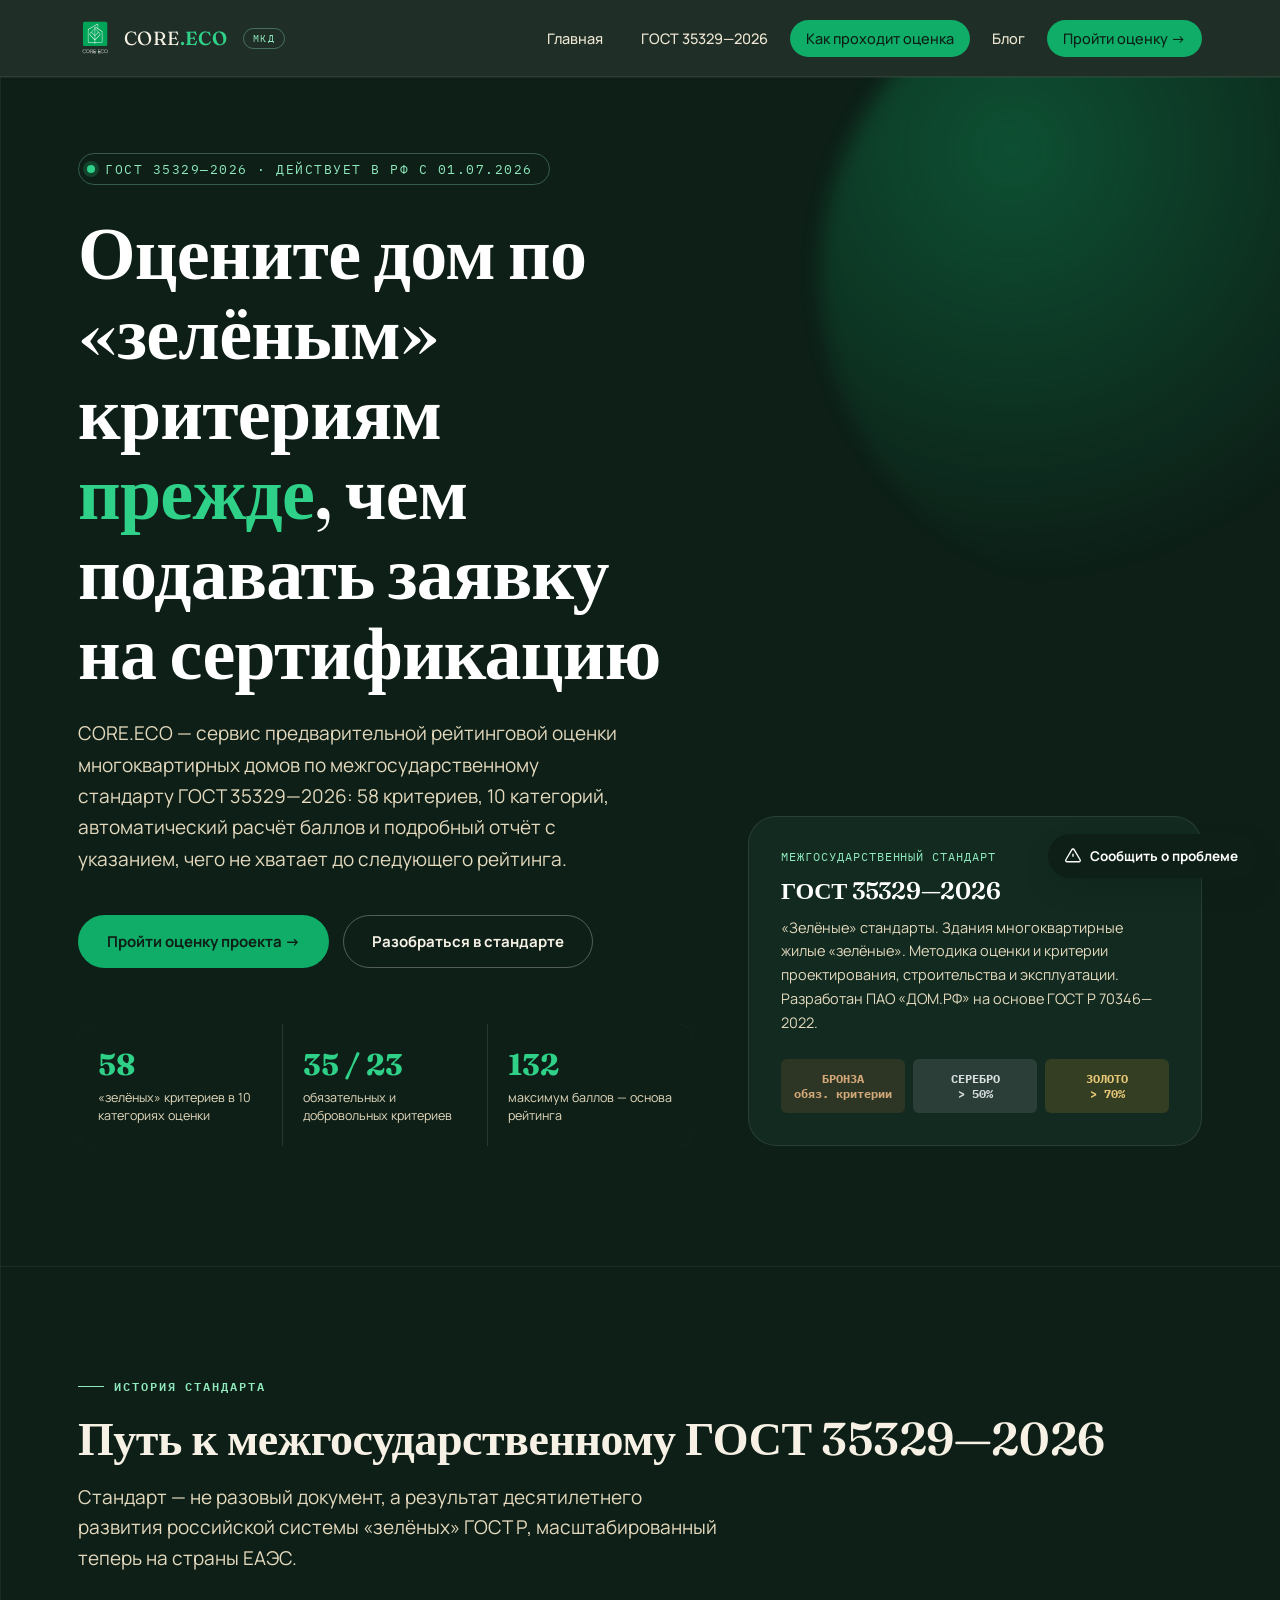
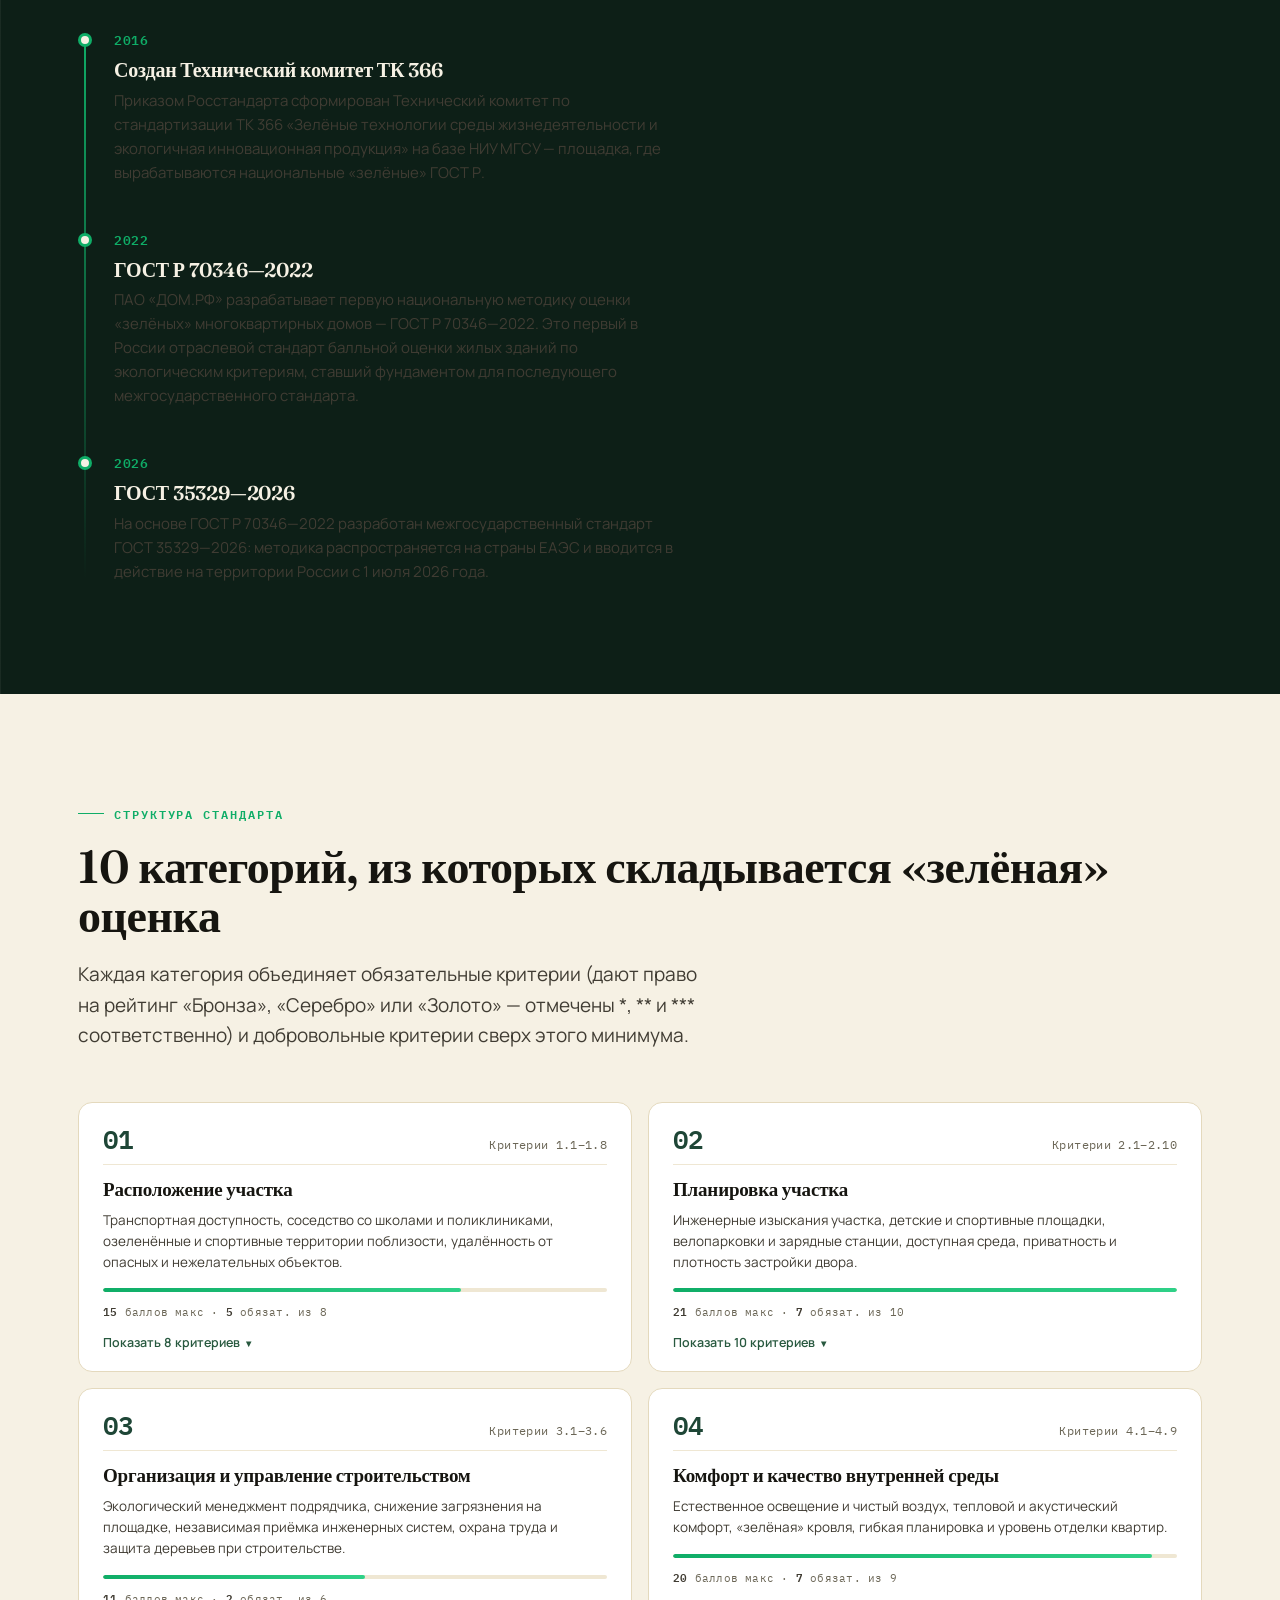
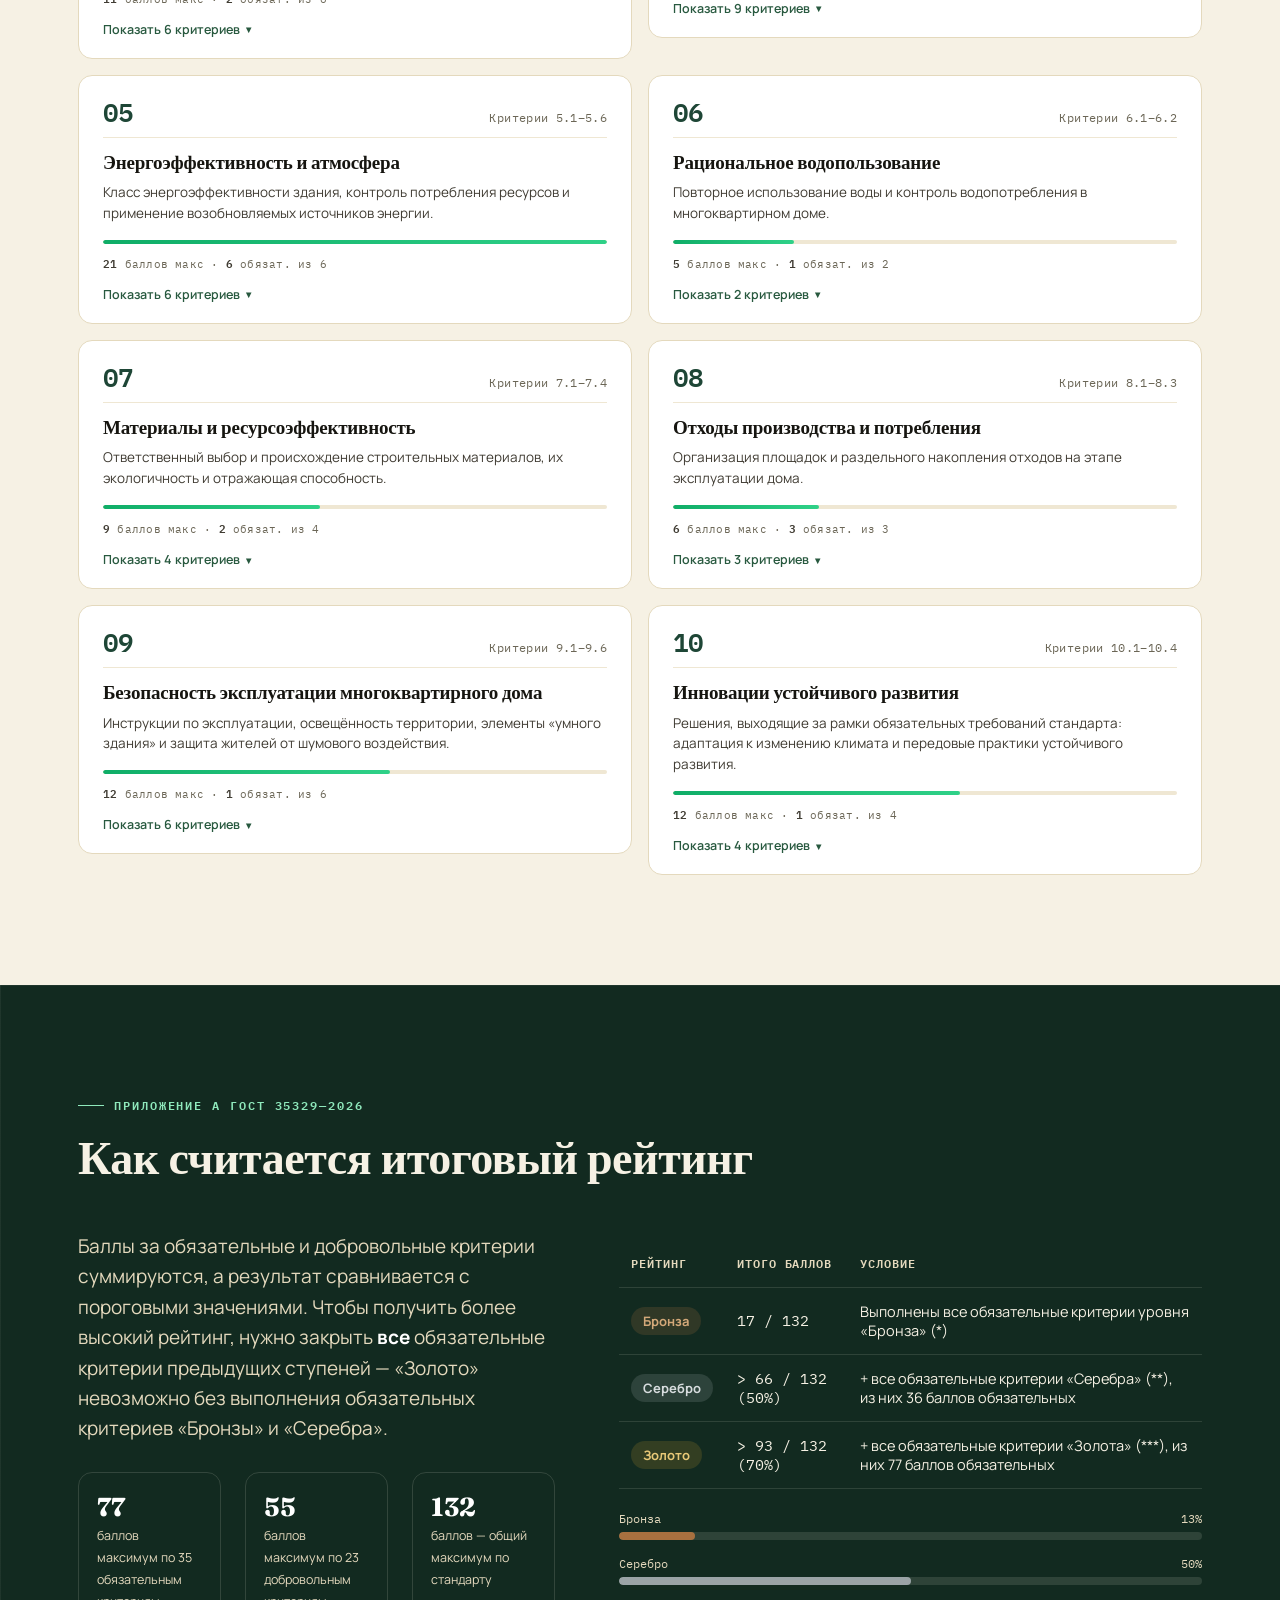
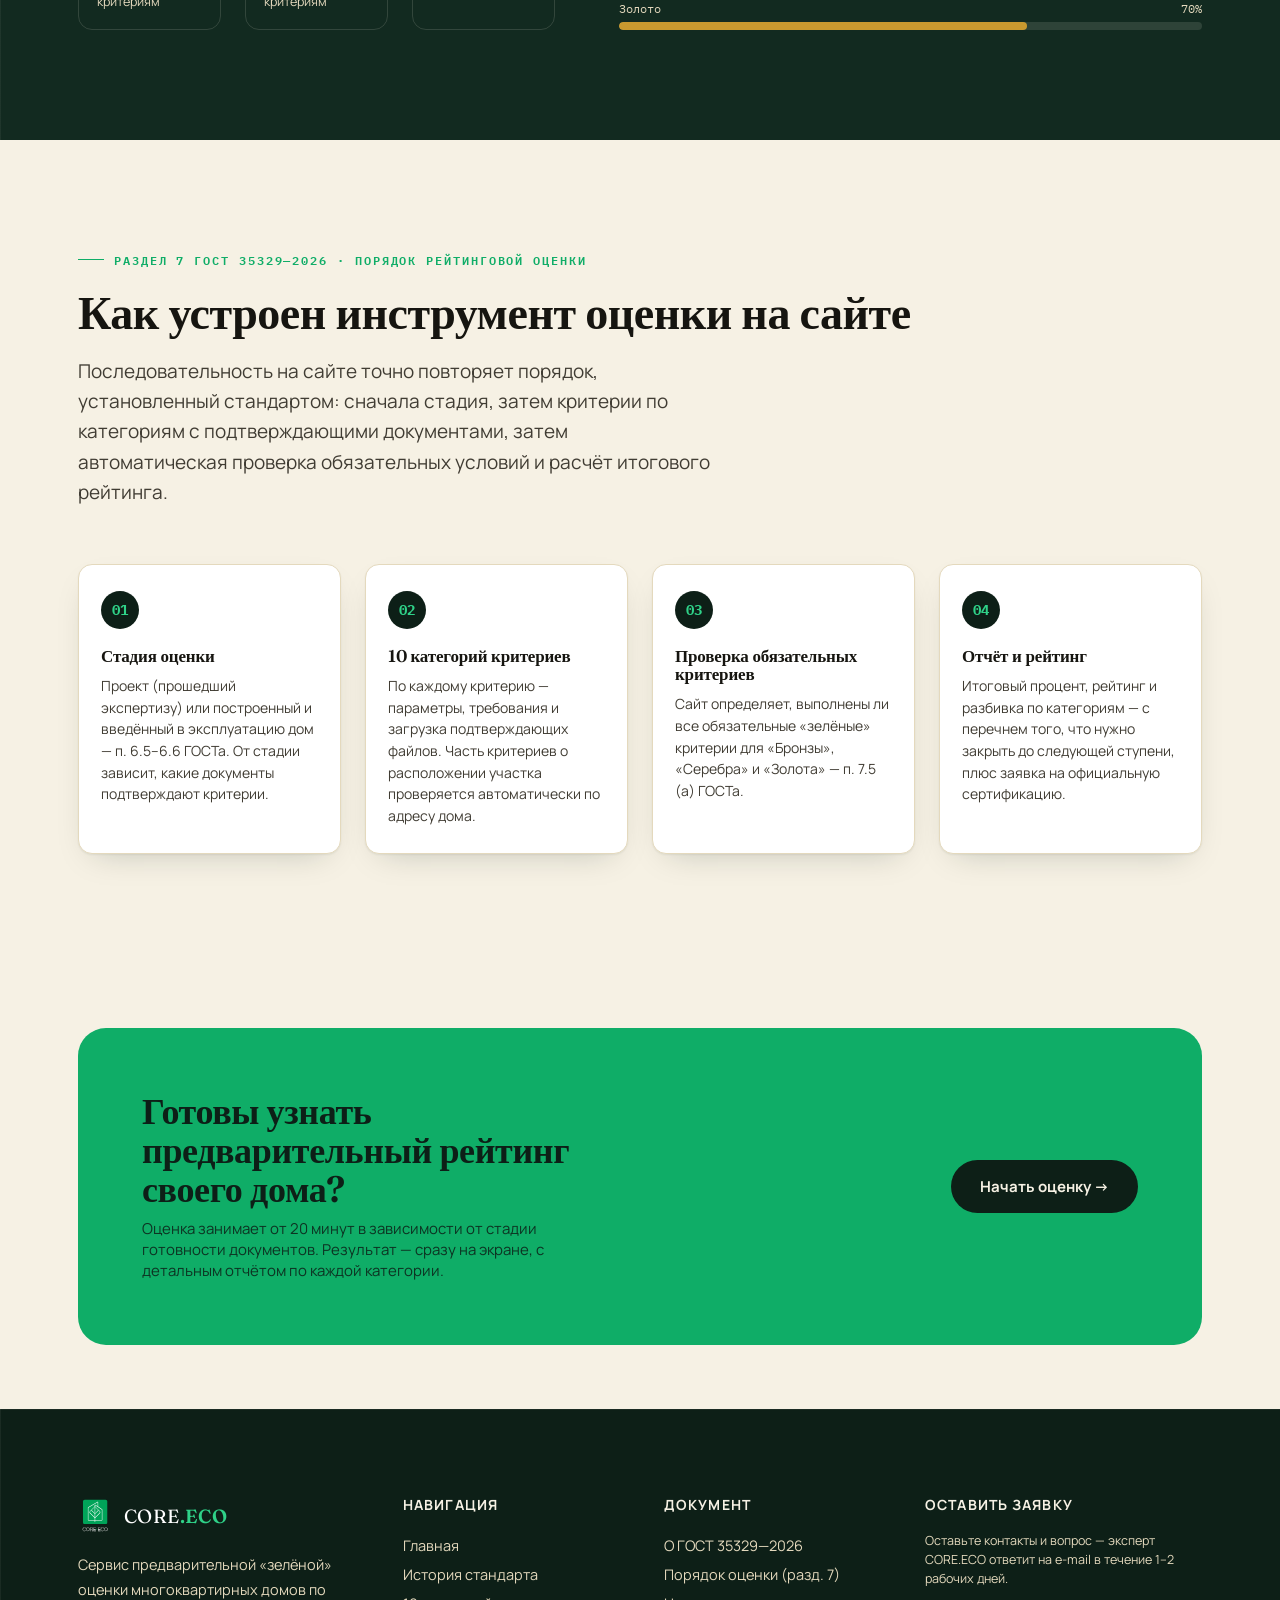
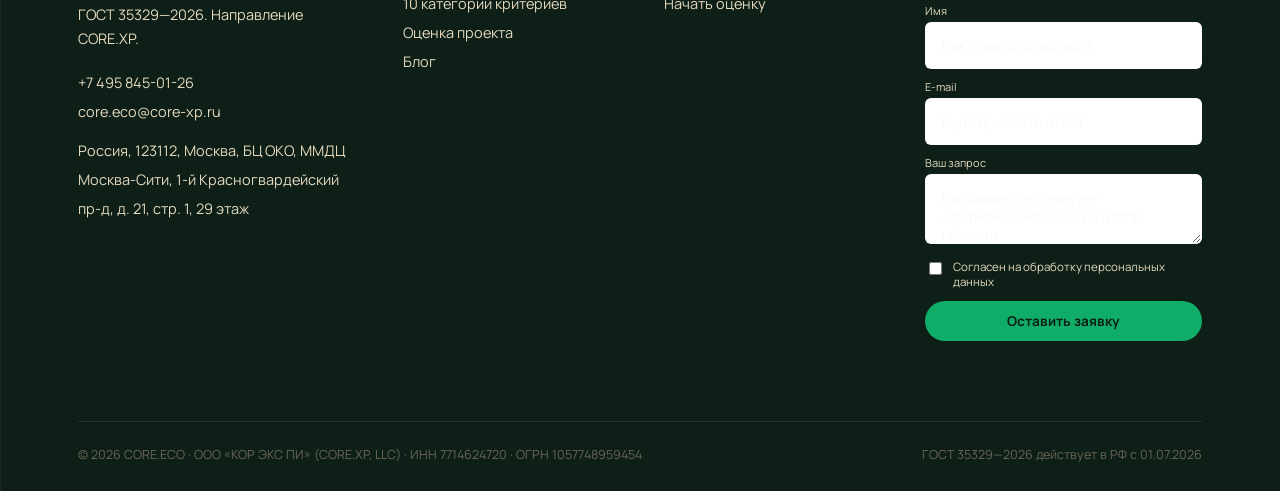
<file: index.html>
<!doctype html>
<html lang="ru">
<head>
<meta charset="UTF-8">
<meta name="viewport" content="width=device-width, initial-scale=1">
<title>CORE.ECO · МКД — «зелёная» сертификация домов по ГОСТ 35329—2026</title>
<meta name="description" content="Цифровой инструмент предварительной оценки многоквартирных домов по 58 «зелёным» критериям ГОСТ 35329—2026: от выбора стадии до отчёта с рейтингом Бронза / Серебро / Золото.">
<link rel="icon" href="assets/img/mark.svg" type="image/svg+xml">
<link rel="stylesheet" href="assets/css/style.css?v=20260814b">
</head>
<body>

<header class="site-header">
  <div class="wrap">
    <a href="index.html" class="brand">
      <img src="assets/img/mark.svg" class="mark" alt="CORE.ECO">
      <span class="word">CORE<b>.ECO</b></span>
      <span class="tag">МКД</span>
    </a>
    <nav class="nav-links" id="navLinks">
      <a href="index.html" class="current">Главная</a>
      <a href="index.html#standard">ГОСТ 35329—2026</a>
      <a href="index.html#process">Как проходит оценка</a>
      <a href="blog/index.html">Блог</a>
      <a href="assessment.html" class="nav-cta">Пройти оценку →</a>
    </nav>
    <button class="nav-toggle" id="navToggle" aria-label="Меню">
      <svg width="22" height="22" viewBox="0 0 24 24" fill="none"><path d="M3 6h18M3 12h18M3 18h18" stroke="currentColor" stroke-width="2" stroke-linecap="round"/></svg>
    </button>
  </div>
</header>

<!-- ============================= HERO ============================= -->
<section class="hero blueprint-bg on-dark">
  <div class="wrap">
    <div class="hero-grid">
      <div>
        <div class="hero-kicker"><span class="dot"></span>ГОСТ 35329—2026 · действует в РФ с 01.07.2026</div>
        <h1 class="reveal">Оцените дом по «зелёным» критериям <em>прежде</em>, чем подавать заявку на сертификацию</h1>
        <p class="hero-sub reveal reveal-delay-1">CORE.ECO — сервис предварительной рейтинговой оценки многоквартирных домов по межгосударственному стандарту ГОСТ 35329—2026: 58 критериев, 10 категорий, автоматический расчёт баллов и подробный отчёт с указанием, чего не хватает до следующего рейтинга.</p>
        <div class="hero-actions reveal reveal-delay-2">
          <a href="assessment.html" class="btn btn-primary">Пройти оценку проекта →</a>
          <a href="#standard" class="btn btn-ghost">Разобраться в стандарте</a>
        </div>
        <div class="hero-stats reveal reveal-delay-3">
          <div><b>58</b><span>«зелёных» критериев в 10 категориях оценки</span></div>
          <div><b>35 / 23</b><span>обязательных и добровольных критериев</span></div>
          <div><b>132</b><span>максимум баллов — основа рейтинга</span></div>
        </div>
      </div>
      <div class="hero-card reveal reveal-delay-2">
        <div class="doc-id">МЕЖГОСУДАРСТВЕННЫЙ СТАНДАРТ</div>
        <h3>ГОСТ 35329—2026</h3>
        <p>«Зелёные» стандарты. Здания многоквартирные жилые «зелёные». Методика оценки и критерии проектирования, строительства и эксплуатации. Разработан ПАО «ДОМ.РФ» на основе ГОСТ Р 70346—2022.</p>
        <div class="tier-row">
          <div class="tier-chip bronze">БРОНЗА<br>обяз. критерии</div>
          <div class="tier-chip silver">СЕРЕБРО<br>&gt; 50%</div>
          <div class="tier-chip gold">ЗОЛОТО<br>&gt; 70%</div>
        </div>
      </div>
    </div>
  </div>
</section>

<!-- ============================= ИСТОРИЯ СТАНДАРТА ============================= -->
<section class="section section-dark blueprint-bg on-dark" id="standard">
  <div class="wrap">
    <div class="eyebrow reveal">История стандарта</div>
    <h2 class="h-lg reveal">Путь к межгосударственному ГОСТ 35329—2026</h2>
    <p class="lede reveal reveal-delay-1" style="margin-top:18px;">Стандарт — не разовый документ, а результат десятилетнего развития российской системы «зелёных» ГОСТ Р, масштабированный теперь на страны ЕАЭС.</p>

    <div class="timeline" style="margin-top:56px;max-width:760px;">
      <div class="tl-item reveal">
        <div class="tl-year">2016</div>
        <h4>Создан Технический комитет ТК 366</h4>
        <p>Приказом Росстандарта сформирован Технический комитет по стандартизации ТК 366 «Зелёные технологии среды жизнедеятельности и экологичная инновационная продукция» на базе НИУ МГСУ — площадка, где вырабатываются национальные «зелёные» ГОСТ Р.</p>
      </div>
      <div class="tl-item reveal reveal-delay-1">
        <div class="tl-year">2022</div>
        <h4>ГОСТ Р 70346—2022</h4>
        <p>ПАО «ДОМ.РФ» разрабатывает первую национальную методику оценки «зелёных» многоквартирных домов — ГОСТ Р 70346—2022. Это первый в России отраслевой стандарт балльной оценки жилых зданий по экологическим критериям, ставший фундаментом для последующего межгосударственного стандарта.</p>
      </div>
      <div class="tl-item reveal reveal-delay-2">
        <div class="tl-year">2026</div>
        <h4>ГОСТ 35329—2026</h4>
        <p>На основе ГОСТ Р 70346—2022 разработан межгосударственный стандарт ГОСТ 35329—2026: методика распространяется на страны ЕАЭС и вводится в действие на территории России с 1 июля 2026 года.</p>
      </div>
    </div>
  </div>
</section>

<!-- ============================= 10 КАТЕГОРИЙ ============================= -->
<section class="section" id="categories">
  <div class="wrap">
    <div class="eyebrow reveal">Структура стандарта</div>
    <h2 class="h-lg reveal">10 категорий, из которых складывается «зелёная» оценка</h2>
    <p class="lede reveal reveal-delay-1" style="margin-top:18px;">Каждая категория объединяет обязательные критерии (дают право на рейтинг «Бронза», «Серебро» или «Золото» — отмечены *, ** и *** соответственно) и добровольные критерии сверх этого минимума.</p>

    <div class="cat-grid reveal reveal-delay-2" id="catGrid"><!-- заполняется/подтверждается js/categories.js --></div>
  </div>
</section>

<!-- ============================= МЕТОДИКА БАЛЛОВ ============================= -->
<section class="section section-forest blueprint-bg on-dark">
  <div class="wrap">
    <div class="eyebrow">Приложение А ГОСТ 35329—2026</div>
    <h2 class="h-lg reveal">Как считается итоговый рейтинг</h2>

    <div class="methodology" style="margin-top:48px;">
      <div class="reveal">
        <p class="lede">Баллы за обязательные и добровольные критерии суммируются, а результат сравнивается с пороговыми значениями. Чтобы получить более высокий рейтинг, нужно закрыть <b style="color:#fff">все</b> обязательные критерии предыдущих ступеней — «Золото» невозможно без выполнения обязательных критериев «Бронзы» и «Серебра».</p>
        <div class="split-stat">
          <div><b>77</b><span>баллов максимум по 35 обязательным критериям</span></div>
          <div><b>55</b><span>баллов максимум по 23 добровольным критериям</span></div>
          <div><b>132</b><span>баллов — общий максимум по стандарту</span></div>
        </div>
      </div>
      <div class="reveal reveal-delay-1">
        <table class="rating-table">
          <thead><tr><th>Рейтинг</th><th>Итого баллов</th><th>Условие</th></tr></thead>
          <tbody>
            <tr>
              <td><span class="rating-pill bronze">Бронза</span></td>
              <td style="font-family:var(--font-mono)">17 / 132</td>
              <td>Выполнены все обязательные критерии уровня «Бронза» (*)</td>
            </tr>
            <tr>
              <td><span class="rating-pill silver">Серебро</span></td>
              <td style="font-family:var(--font-mono)">&gt; 66 / 132 (50%)</td>
              <td>+ все обязательные критерии «Серебра» (**), из них 36 баллов обязательных</td>
            </tr>
            <tr>
              <td><span class="rating-pill gold">Золото</span></td>
              <td style="font-family:var(--font-mono)">&gt; 93 / 132 (70%)</td>
              <td>+ все обязательные критерии «Золота» (***), из них 77 баллов обязательных</td>
            </tr>
          </tbody>
        </table>
        <div style="margin-top:22px;">
          <div style="display:flex;justify-content:space-between;font-size:12px;font-family:var(--font-mono);color:var(--paper-300);margin-bottom:6px;"><span>Бронза</span><span>13%</span></div>
          <div class="bar-track"><div class="bar-fill" style="width:13%;background:var(--bronze-500)"></div></div>
        </div>
        <div style="margin-top:16px;">
          <div style="display:flex;justify-content:space-between;font-size:12px;font-family:var(--font-mono);color:var(--paper-300);margin-bottom:6px;"><span>Серебро</span><span>50%</span></div>
          <div class="bar-track"><div class="bar-fill" style="width:50%;background:var(--silver-500)"></div></div>
        </div>
        <div style="margin-top:16px;">
          <div style="display:flex;justify-content:space-between;font-size:12px;font-family:var(--font-mono);color:var(--paper-300);margin-bottom:6px;"><span>Золото</span><span>70%</span></div>
          <div class="bar-track"><div class="bar-fill" style="width:70%;background:var(--gold-500)"></div></div>
        </div>
      </div>
    </div>
  </div>
</section>

<!-- ============================= КАК ПРОХОДИТ ОЦЕНКА ============================= -->
<section class="section" id="process">
  <div class="wrap">
    <div class="eyebrow reveal">Раздел 7 ГОСТ 35329—2026 · порядок рейтинговой оценки</div>
    <h2 class="h-lg reveal">Как устроен инструмент оценки на сайте</h2>
    <p class="lede reveal reveal-delay-1" style="margin-top:18px;">Последовательность на сайте точно повторяет порядок, установленный стандартом: сначала стадия, затем критерии по категориям с подтверждающими документами, затем автоматическая проверка обязательных условий и расчёт итогового рейтинга.</p>

    <div class="process-steps">
      <div class="process-step reveal">
        <div class="pnum">01</div>
        <h4>Стадия оценки</h4>
        <p>Проект (прошедший экспертизу) или построенный и введённый в эксплуатацию дом — п. 6.5–6.6 ГОСТа. От стадии зависит, какие документы подтверждают критерии.</p>
      </div>
      <div class="process-step reveal reveal-delay-1">
        <div class="pnum">02</div>
        <h4>10 категорий критериев</h4>
        <p>По каждому критерию — параметры, требования и загрузка подтверждающих файлов. Часть критериев о расположении участка проверяется автоматически по адресу дома.</p>
      </div>
      <div class="process-step reveal reveal-delay-2">
        <div class="pnum">03</div>
        <h4>Проверка обязательных критериев</h4>
        <p>Сайт определяет, выполнены ли все обязательные «зелёные» критерии для «Бронзы», «Серебра» и «Золота» — п. 7.5 (а) ГОСТа.</p>
      </div>
      <div class="process-step reveal reveal-delay-3">
        <div class="pnum">04</div>
        <h4>Отчёт и рейтинг</h4>
        <p>Итоговый процент, рейтинг и разбивка по категориям — с перечнем того, что нужно закрыть до следующей ступени, плюс заявка на официальную сертификацию.</p>
      </div>
    </div>
  </div>
</section>

<!-- ============================= CTA ============================= -->
<section class="section-tight">
  <div class="wrap">
    <div class="cta-band reveal">
      <div>
        <h3>Готовы узнать предварительный рейтинг своего дома?</h3>
        <p>Оценка занимает от 20 минут в зависимости от стадии готовности документов. Результат — сразу на экране, с детальным отчётом по каждой категории.</p>
      </div>
      <a href="assessment.html" class="btn btn-dark">Начать оценку →</a>
    </div>
  </div>
</section>

<div id="footer-placeholder"></div>

<script src="assets/js/config.js?v=20260720"></script>
<script src="assets/js/main.js?v=20260720"></script>
<script src="assets/js/categories-data.js?v=20260720"></script>
<script src="assets/js/gost-data.js?v=20260720"></script>
<script src="assets/js/render-categories.js?v=20260728c"></script>
<script src="assets/js/footer.js?v=20260720"></script>
<script src="assets/js/feedback.js?v=20260720"></script>
</body>
</html>
</file>
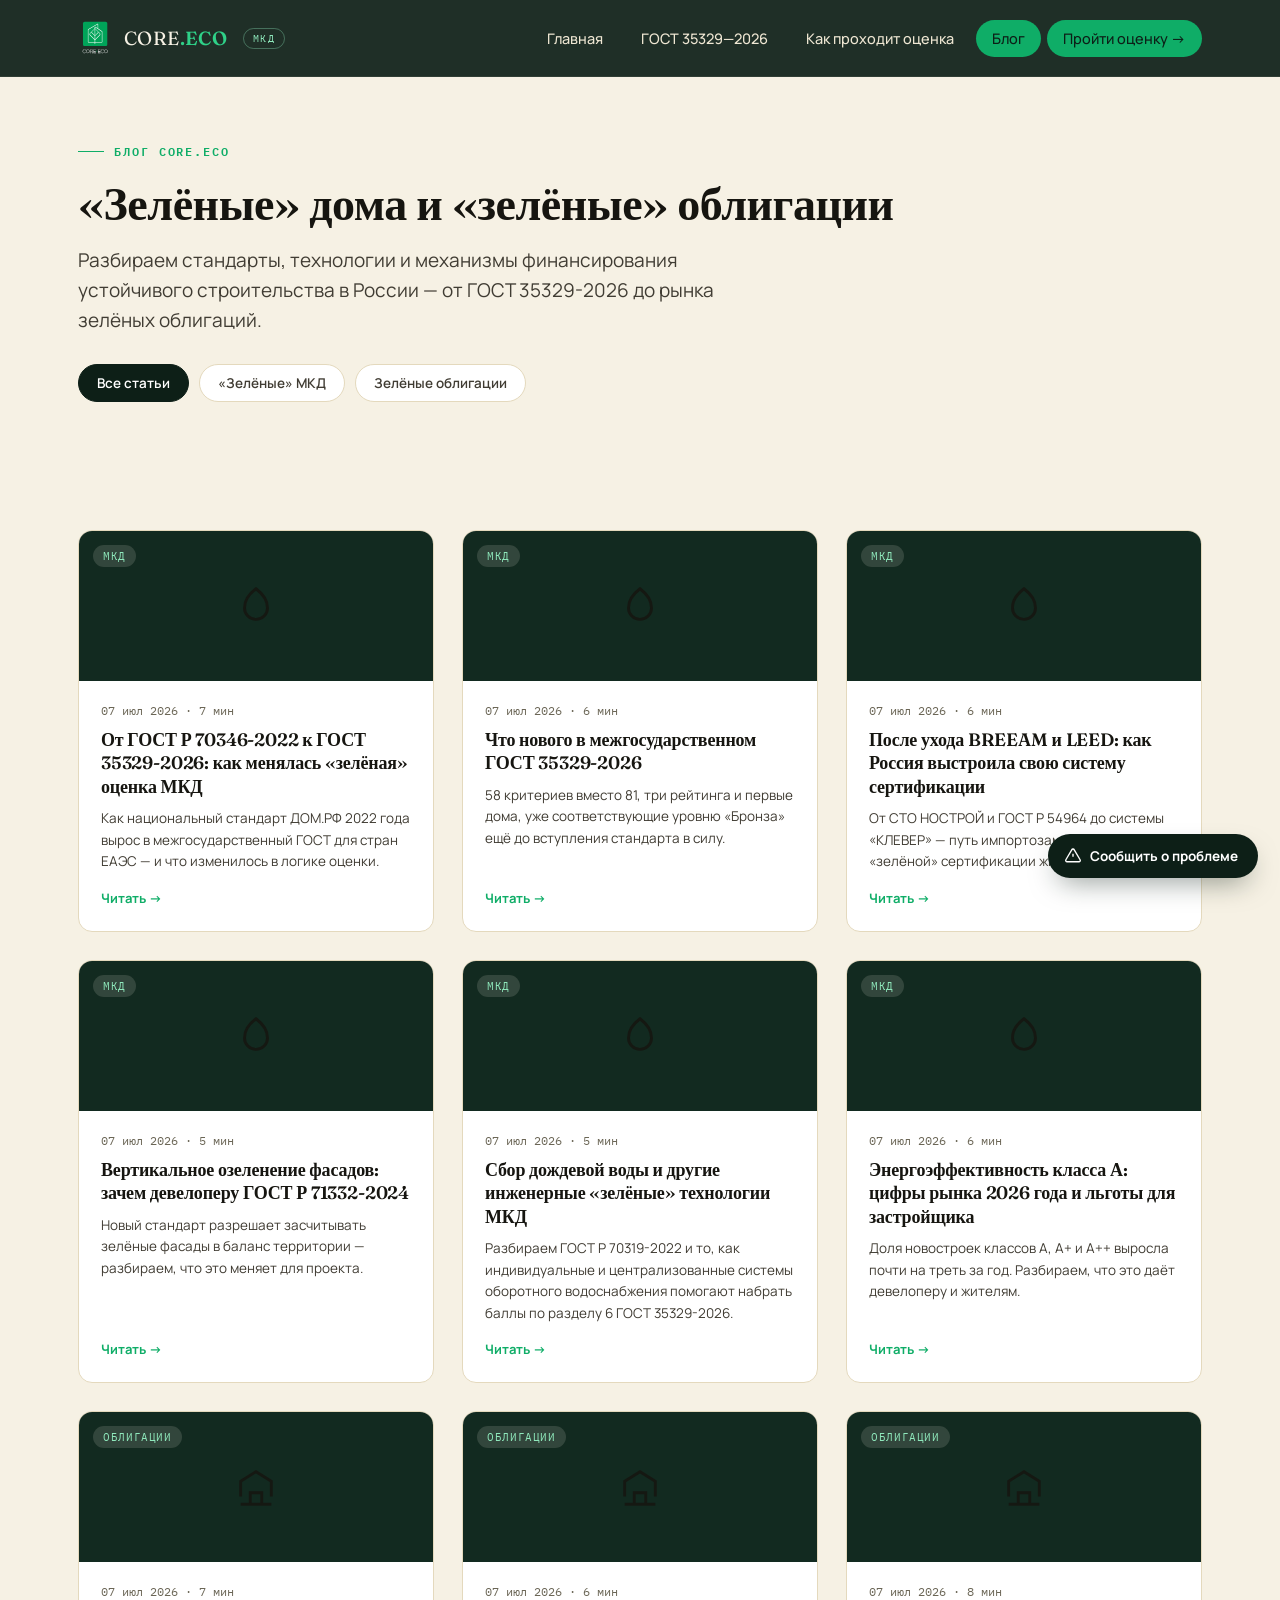
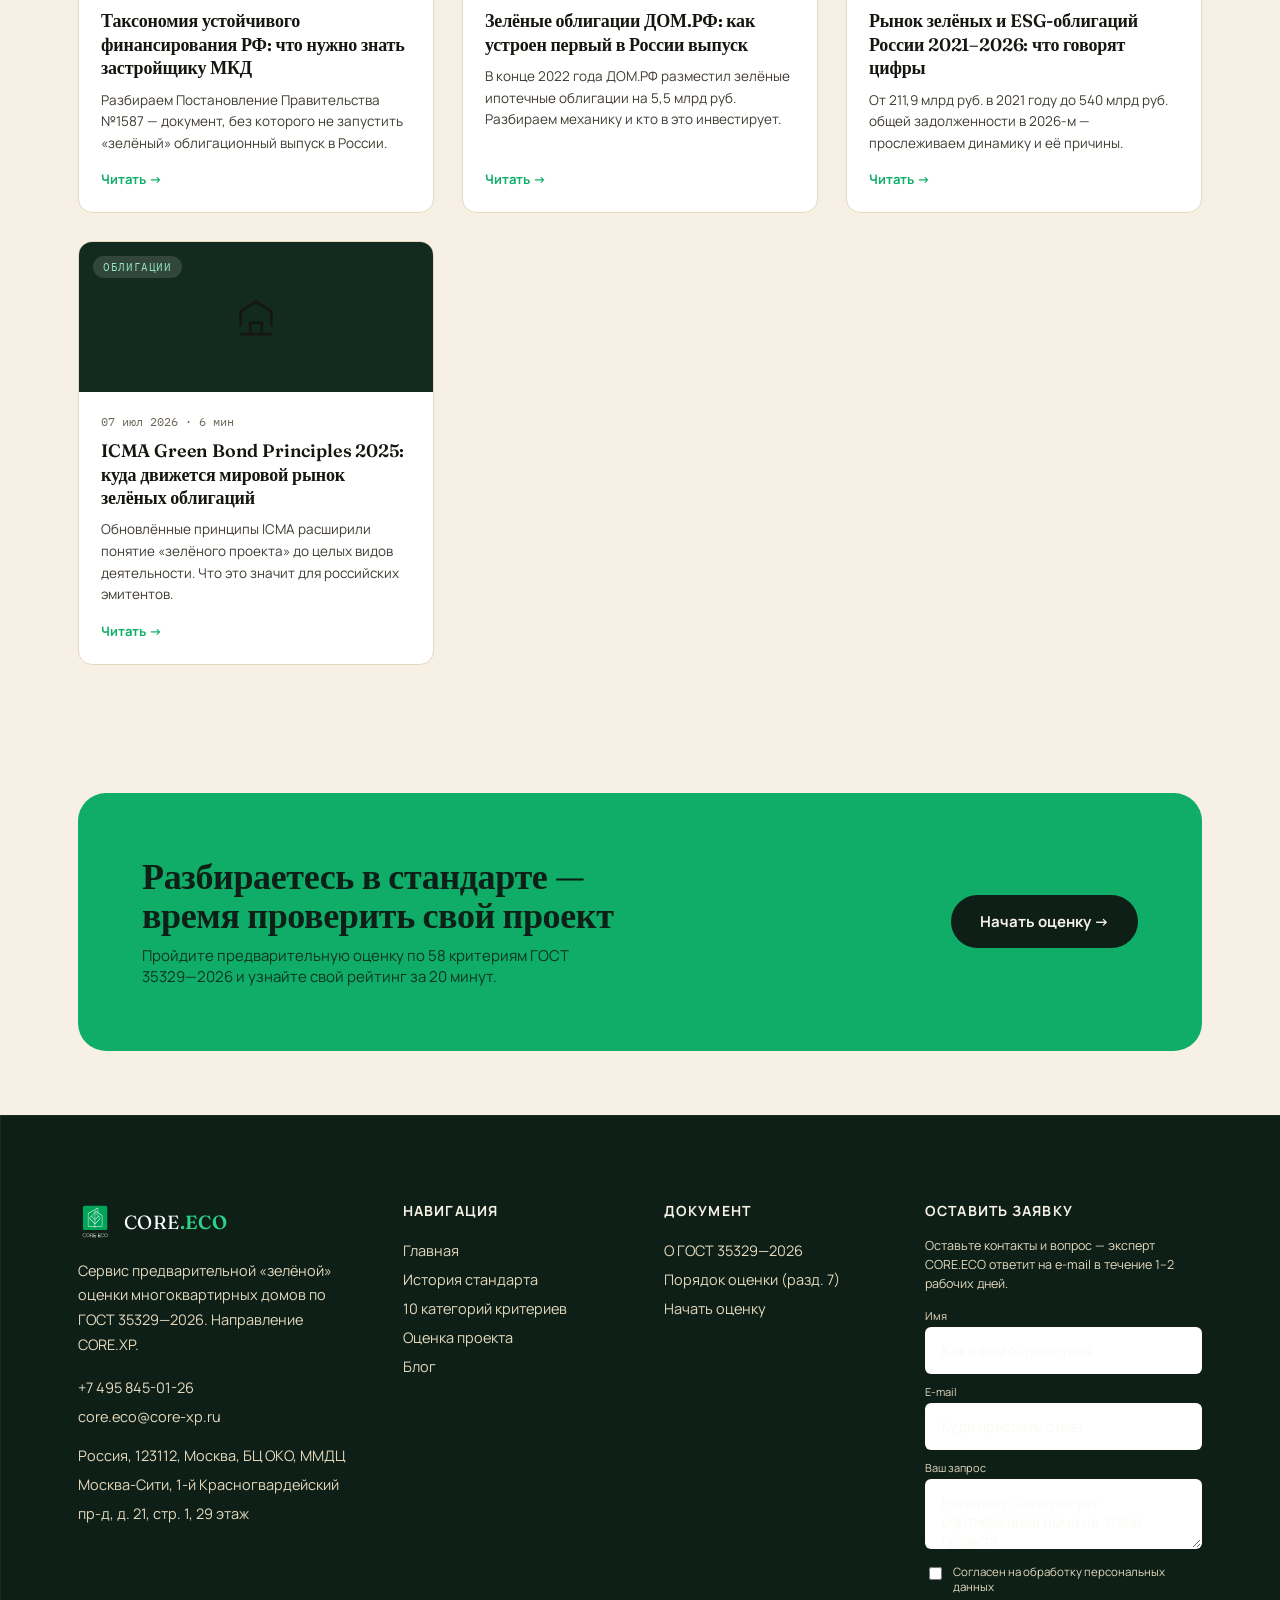
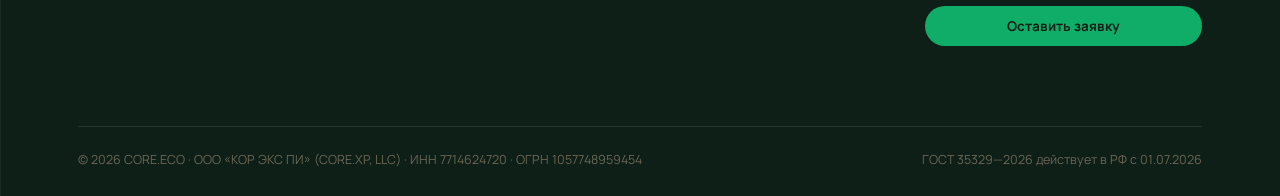
<file: blog/index.html>
<!doctype html>
<html lang="ru">
<head>
<meta charset="UTF-8">
<meta name="viewport" content="width=device-width, initial-scale=1">
<title>Блог — CORE.ECO · МКД</title>
<meta name="description" content="Статьи о «зелёных» многоквартирных домах и зелёных облигациях: стандарты, технологии, рынок финансирования.">
<link rel="icon" href="../assets/img/mark.svg" type="image/svg+xml">
<link rel="stylesheet" href="../assets/css/style.css?v=20260814b">
</head>
<body data-root="../">

<header class="site-header">
  <div class="wrap">
    <a href="../index.html" class="brand">
      <img src="../assets/img/mark.svg" class="mark" alt="CORE.ECO">
      <span class="word">CORE<b>.ECO</b></span>
      <span class="tag">МКД</span>
    </a>
    <nav class="nav-links" id="navLinks">
      <a href="../index.html">Главная</a>
      <a href="../index.html#standard">ГОСТ 35329—2026</a>
      <a href="../index.html#process">Как проходит оценка</a>
      <a href="index.html" class="current">Блог</a>
      <a href="../assessment.html" class="nav-cta">Пройти оценку →</a>
    </nav>
    <button class="nav-toggle" id="navToggle" aria-label="Меню">
      <svg width="22" height="22" viewBox="0 0 24 24" fill="none"><path d="M3 6h18M3 12h18M3 18h18" stroke="currentColor" stroke-width="2" stroke-linecap="round"/></svg>
    </button>
  </div>
</header>

<section class="blog-hero">
  <div class="wrap">
    <div class="eyebrow reveal">Блог CORE.ECO</div>
    <h1 class="h-lg reveal">«Зелёные» дома и «зелёные» облигации</h1>
    <p class="lede reveal reveal-delay-1" style="margin-top:16px;">Разбираем стандарты, технологии и механизмы финансирования устойчивого строительства в России — от ГОСТ 35329-2026 до рынка зелёных облигаций.</p>
    <div class="blog-filter reveal reveal-delay-2" id="blogFilter">
      <button data-tag="all" class="on">Все статьи</button>
      <button data-tag="МКД">«Зелёные» МКД</button>
      <button data-tag="Облигации">Зелёные облигации</button>
    </div>
  </div>
</section>

<section class="section-tight">
  <div class="wrap">
    <div class="blog-grid" id="blogGrid"></div>
  </div>
</section>

<section class="section-tight">
  <div class="wrap">
    <div class="cta-band reveal">
      <div>
        <h3>Разбираетесь в стандарте — время проверить свой проект</h3>
        <p>Пройдите предварительную оценку по 58 критериям ГОСТ 35329—2026 и узнайте свой рейтинг за 20 минут.</p>
      </div>
      <a href="../assessment.html" class="btn btn-dark">Начать оценку →</a>
    </div>
  </div>
</section>

<div id="footer-placeholder"></div>

<script src="../assets/js/config.js?v=20260720"></script>
<script src="../assets/js/main.js?v=20260720"></script>
<script src="../assets/js/blog-data.js?v=20260720"></script>
<script>
(function(){
  var grid = document.getElementById('blogGrid');
  function iconFor(tag){
    return tag === 'Облигации'
      ? '<svg viewBox="0 0 24 24" fill="none" stroke="currentColor" stroke-width="1.5"><path d="M4 17V9l8-5 8 5v8"/><path d="M9 21v-6h6v6"/><path d="M4 21h16"/></svg>'
      : '<svg viewBox="0 0 24 24" fill="none" stroke="currentColor" stroke-width="1.5"><path d="M12 3c4 3 6 6 6 10a6 6 0 01-12 0c0-4 2-7 6-10z"/></svg>';
  }
  function fmtDate(d){ var p=d.split('-'); var m=['янв','фев','мар','апр','май','июн','июл','авг','сен','окт','ноя','дек']; return p[2]+' '+m[parseInt(p[1],10)-1]+' '+p[0]; }
  function draw(filter){
    var list = BLOG_POSTS.filter(function(p){ return filter==='all' || p.tag===filter; });
    grid.innerHTML = list.map(function(p){
      return '<a href="'+p.slug+'.html" class="blog-card reveal in">'
        + '<div class="thumb">' + iconFor(p.tag) + '<span class="tag">'+p.tag+'</span></div>'
        + '<div class="body"><div class="meta">'+fmtDate(p.date)+' · '+p.read+'</div><h3>'+p.title+'</h3><p>'+p.excerpt+'</p><div class="read-more">Читать →</div></div>'
        + '</a>';
    }).join('');
  }
  draw('all');
  document.getElementById('blogFilter').addEventListener('click', function(e){
    var btn = e.target.closest('button'); if(!btn) return;
    this.querySelectorAll('button').forEach(function(b){b.classList.remove('on');});
    btn.classList.add('on');
    draw(btn.getAttribute('data-tag'));
  });
})();
</script>
<script src="../assets/js/footer.js?v=20260720"></script>
<script src="../assets/js/feedback.js?v=20260720"></script>
</body>
</html>
</file>
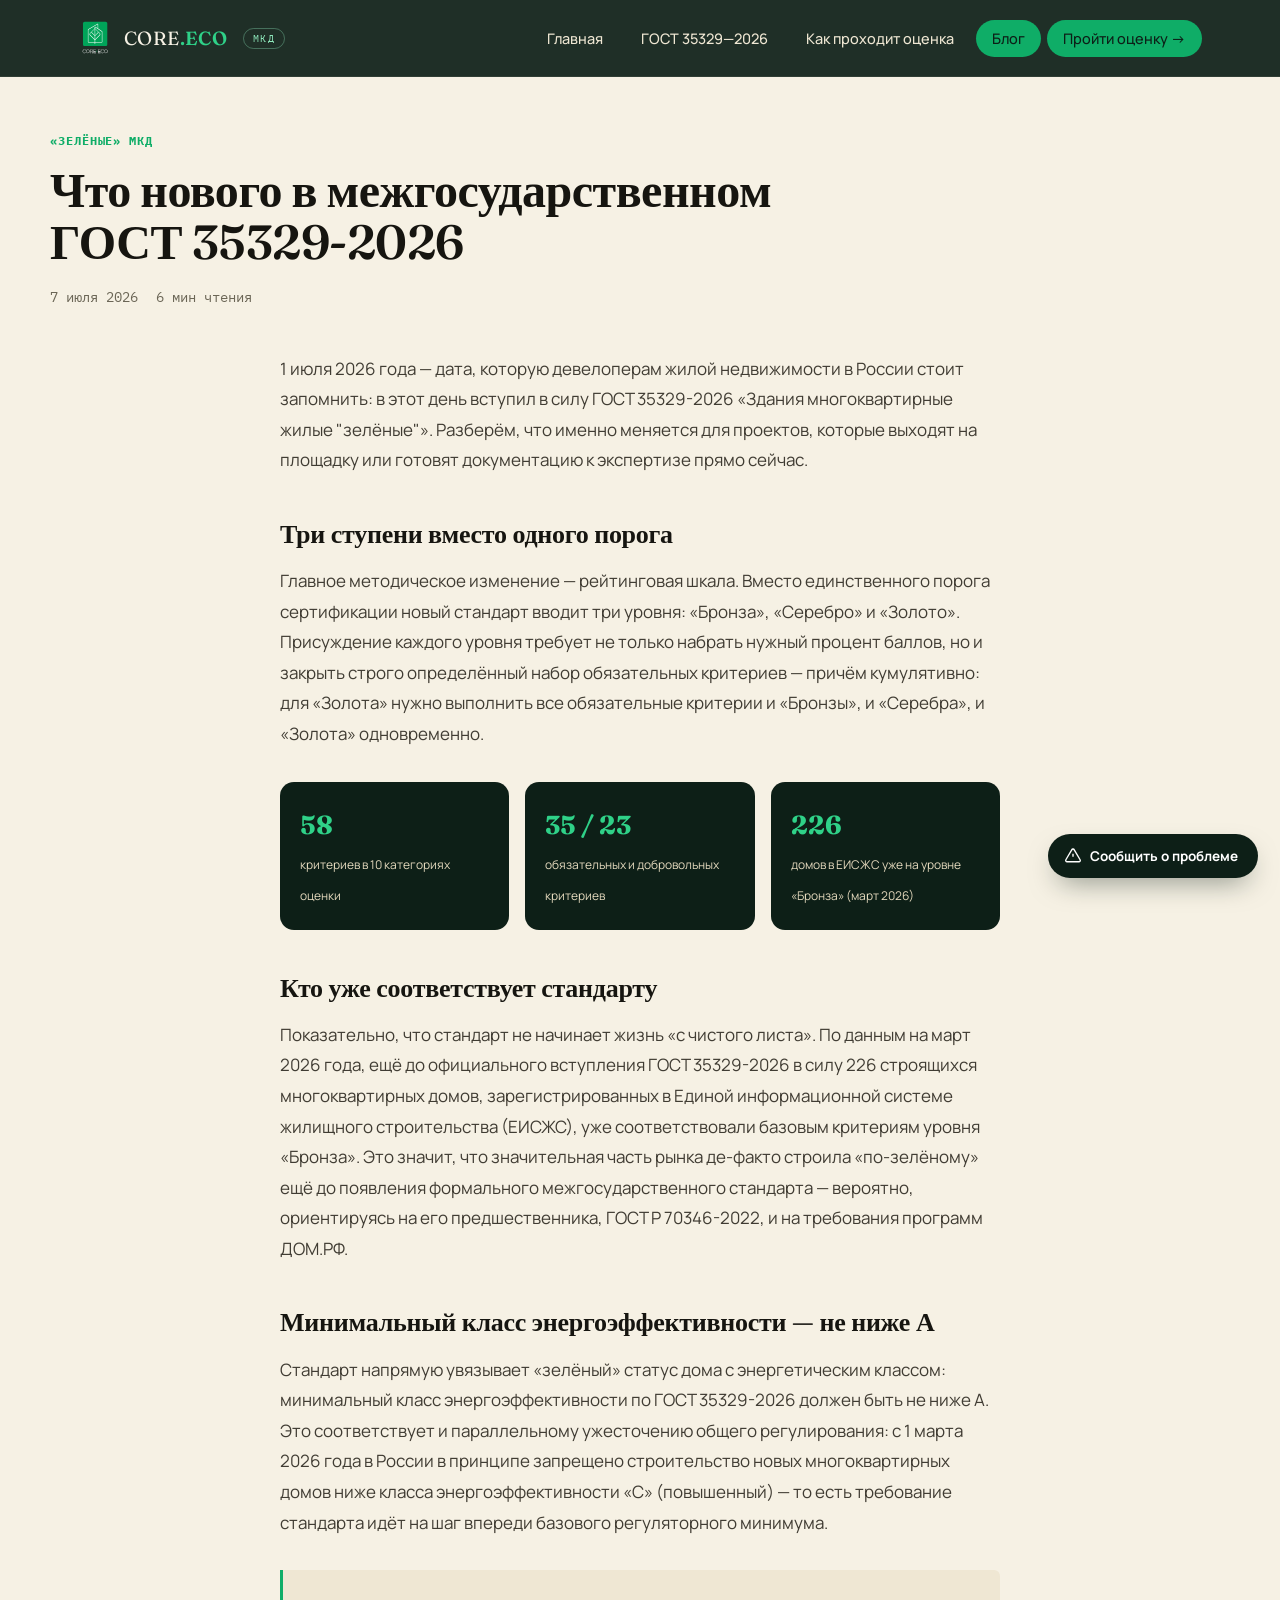
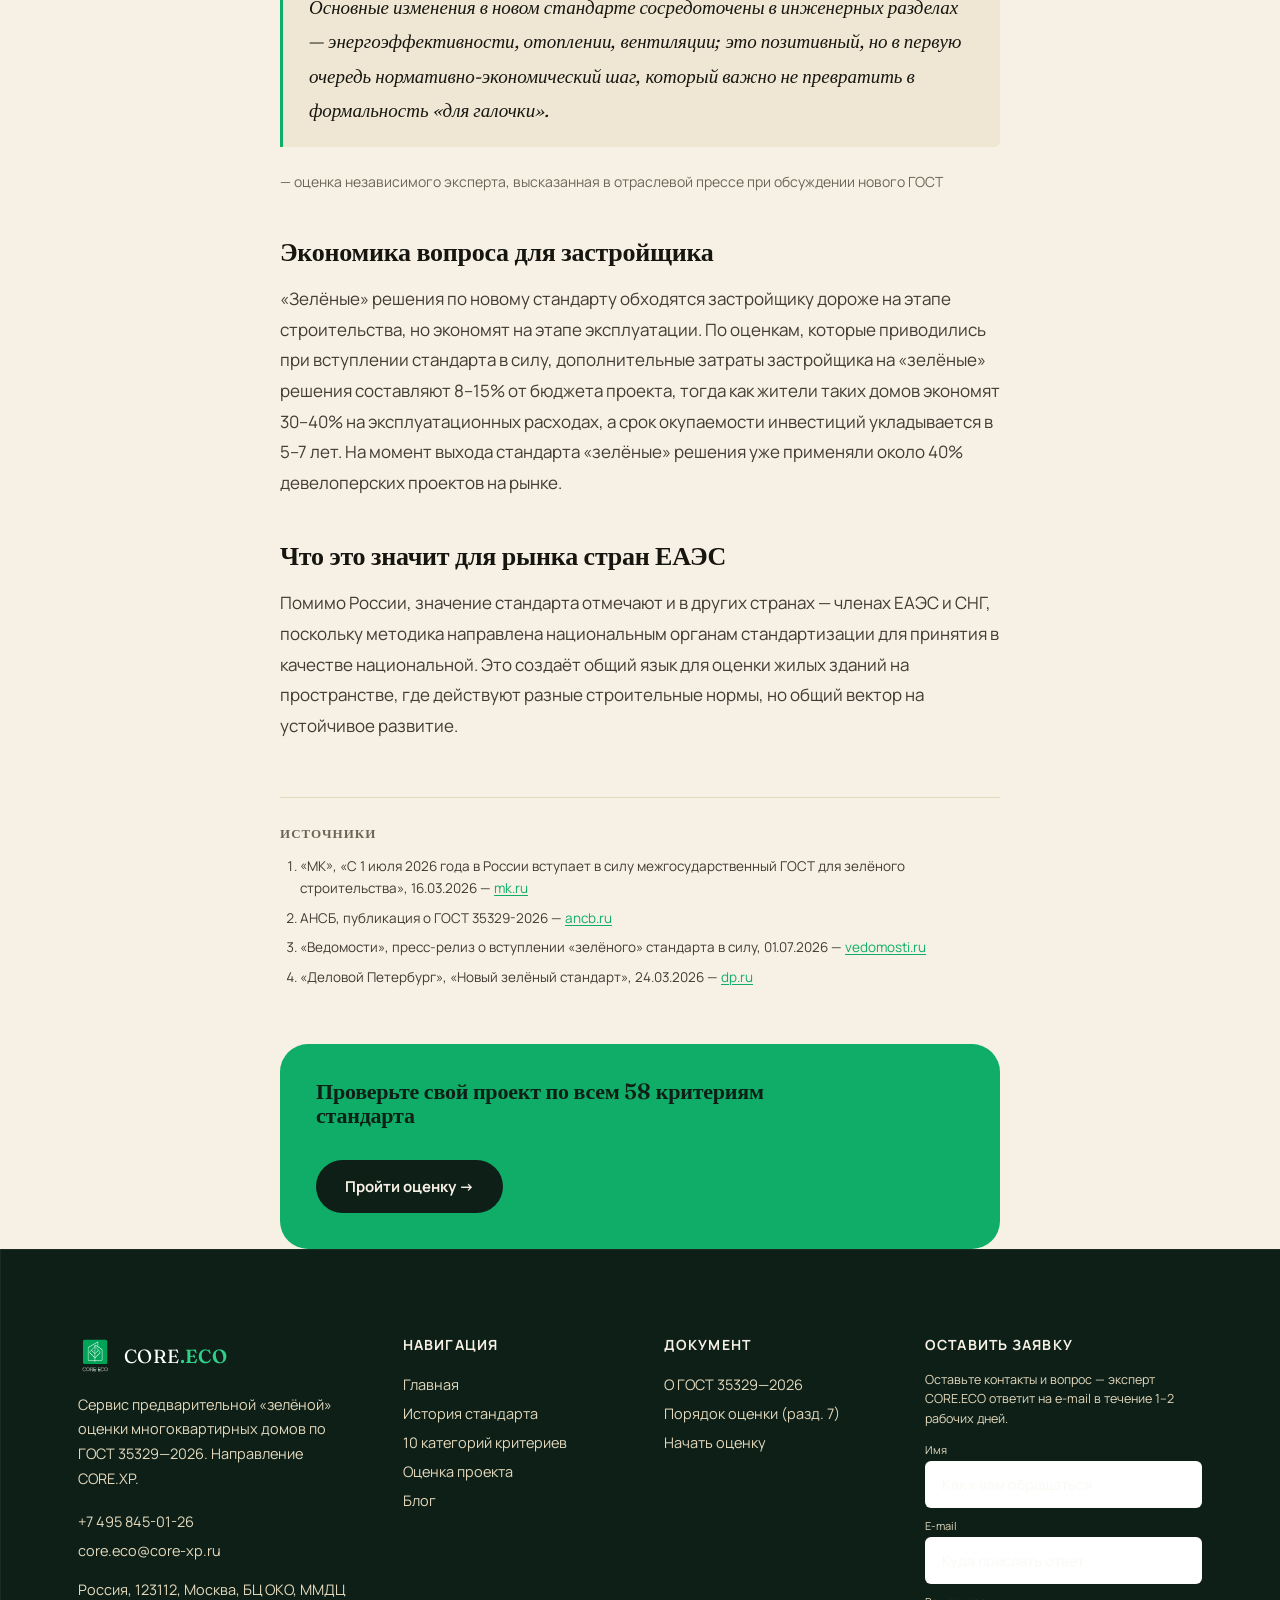
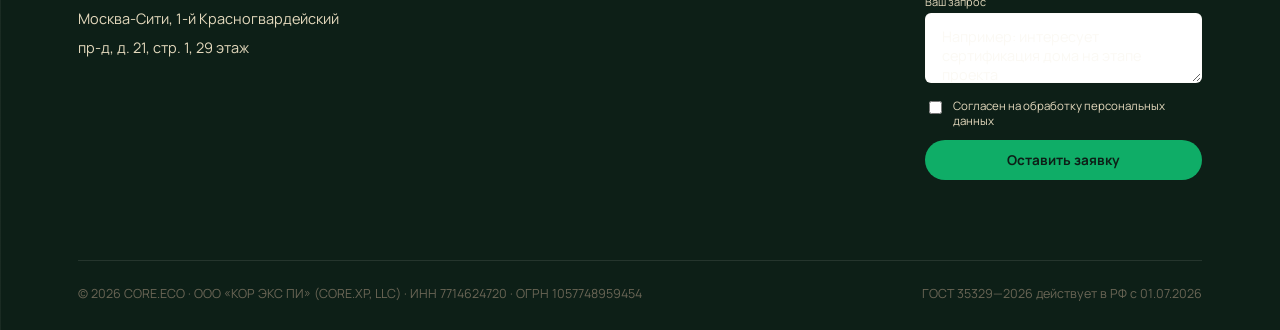
<file: blog/chto-novogo-v-gost-35329-2026.html>
<!doctype html>
<html lang="ru">
<head>
<meta charset="UTF-8">
<meta name="viewport" content="width=device-width, initial-scale=1">
<title>Что нового в ГОСТ 35329-2026 — CORE.ECO · МКД</title>
<meta name="description" content="58 критериев, три рейтинга и первые дома, уже соответствующие уровню «Бронза» ещё до вступления стандарта в силу.">
<link rel="icon" href="../assets/img/mark.svg" type="image/svg+xml">
<link rel="stylesheet" href="../assets/css/style.css?v=20260814b">
</head>
<body data-root="../">

<header class="site-header">
  <div class="wrap">
    <a href="../index.html" class="brand"><img src="../assets/img/mark.svg" class="mark" alt="CORE.ECO"><span class="word">CORE<b>.ECO</b></span><span class="tag">МКД</span></a>
    <nav class="nav-links" id="navLinks">
      <a href="../index.html">Главная</a>
      <a href="../index.html#standard">ГОСТ 35329—2026</a>
      <a href="../index.html#process">Как проходит оценка</a>
      <a href="index.html" class="current">Блог</a>
      <a href="../assessment.html" class="nav-cta">Пройти оценку →</a>
    </nav>
    <button class="nav-toggle" id="navToggle" aria-label="Меню"><svg width="22" height="22" viewBox="0 0 24 24" fill="none"><path d="M3 6h18M3 12h18M3 18h18" stroke="currentColor" stroke-width="2" stroke-linecap="round"/></svg></button>
  </div>
</header>

<article>
  <div class="wrap article-hero">
    <div class="article-tag">«Зелёные» МКД</div>
    <h1 class="article-title">Что нового в межгосударственном ГОСТ 35329-2026</h1>
    <div class="article-meta"><span>7 июля 2026</span><span>6 мин чтения</span></div>
  </div>

  <div class="wrap">
    <div class="article-body">
      <p>1 июля 2026 года — дата, которую девелоперам жилой недвижимости в России стоит запомнить: в этот день вступил в силу ГОСТ 35329-2026 «Здания многоквартирные жилые "зелёные"». Разберём, что именно меняется для проектов, которые выходят на площадку или готовят документацию к экспертизе прямо сейчас.</p>

      <h2>Три ступени вместо одного порога</h2>
      <p>Главное методическое изменение — рейтинговая шкала. Вместо единственного порога сертификации новый стандарт вводит три уровня: «Бронза», «Серебро» и «Золото». Присуждение каждого уровня требует не только набрать нужный процент баллов, но и закрыть строго определённый набор обязательных критериев — причём кумулятивно: для «Золота» нужно выполнить все обязательные критерии и «Бронзы», и «Серебра», и «Золота» одновременно.</p>

      <div class="stat-callout">
        <div><b>58</b><span>критериев в 10 категориях оценки</span></div>
        <div><b>35 / 23</b><span>обязательных и добровольных критериев</span></div>
        <div><b>226</b><span>домов в ЕИСЖС уже на уровне «Бронза» (март 2026)</span></div>
      </div>

      <h2>Кто уже соответствует стандарту</h2>
      <p>Показательно, что стандарт не начинает жизнь «с чистого листа». По данным на март 2026 года, ещё до официального вступления ГОСТ 35329-2026 в силу 226 строящихся многоквартирных домов, зарегистрированных в Единой информационной системе жилищного строительства (ЕИСЖС), уже соответствовали базовым критериям уровня «Бронза». Это значит, что значительная часть рынка де-факто строила «по-зелёному» ещё до появления формального межгосударственного стандарта — вероятно, ориентируясь на его предшественника, ГОСТ Р 70346-2022, и на требования программ ДОМ.РФ.</p>

      <h2>Минимальный класс энергоэффективности — не ниже А</h2>
      <p>Стандарт напрямую увязывает «зелёный» статус дома с энергетическим классом: минимальный класс энергоэффективности по ГОСТ 35329-2026 должен быть не ниже А. Это соответствует и параллельному ужесточению общего регулирования: с 1 марта 2026 года в России в принципе запрещено строительство новых многоквартирных домов ниже класса энергоэффективности «C» (повышенный) — то есть требование стандарта идёт на шаг впереди базового регуляторного минимума.</p>

      <blockquote>Основные изменения в новом стандарте сосредоточены в инженерных разделах — энергоэффективности, отоплении, вентиляции; это позитивный, но в первую очередь нормативно-экономический шаг, который важно не превратить в формальность «для галочки».</blockquote>
      <p style="font-size:14px;color:var(--ink-500);margin-top:-10px;">— оценка независимого эксперта, высказанная в отраслевой прессе при обсуждении нового ГОСТ</p>

      <h2>Экономика вопроса для застройщика</h2>
      <p>«Зелёные» решения по новому стандарту обходятся застройщику дороже на этапе строительства, но экономят на этапе эксплуатации. По оценкам, которые приводились при вступлении стандарта в силу, дополнительные затраты застройщика на «зелёные» решения составляют 8–15% от бюджета проекта, тогда как жители таких домов экономят 30–40% на эксплуатационных расходах, а срок окупаемости инвестиций укладывается в 5–7 лет. На момент выхода стандарта «зелёные» решения уже применяли около 40% девелоперских проектов на рынке.</p>

      <h2>Что это значит для рынка стран ЕАЭС</h2>
      <p>Помимо России, значение стандарта отмечают и в других странах — членах ЕАЭС и СНГ, поскольку методика направлена национальным органам стандартизации для принятия в качестве национальной. Это создаёт общий язык для оценки жилых зданий на пространстве, где действуют разные строительные нормы, но общий вектор на устойчивое развитие.</p>
    </div>

    <div class="sources-block">
      <h4>Источники</h4>
      <ol>
        <li>«МК», «С 1 июля 2026 года в России вступает в силу межгосударственный ГОСТ для зелёного строительства», 16.03.2026 — <a href="https://www.mk.ru/economics/2026/03/16/s-1-iyulya-2026-goda-v-rossii-vstupaet-v-silu-mezhgosudarstvennyy-gost-dlya-zelenogo-stroitelstva.html" target="_blank" rel="noopener">mk.ru</a></li>
        <li>АНСБ, публикация о ГОСТ 35329-2026 — <a href="https://ancb.ru/publication/read/21132" target="_blank" rel="noopener">ancb.ru</a></li>
        <li>«Ведомости», пресс-релиз о вступлении «зелёного» стандарта в силу, 01.07.2026 — <a href="https://www.vedomosti.ru/press_releases/2026/07/01/zelenii-standart-dlya-novostroek-v-rossii-vvoditsya-uzhe-segodnya" target="_blank" rel="noopener">vedomosti.ru</a></li>
        <li>«Деловой Петербург», «Новый зелёный стандарт», 24.03.2026 — <a href="https://www.dp.ru/a/2026/03/24/novij-zelenij-standart" target="_blank" rel="noopener">dp.ru</a></li>
      </ol>
    </div>

    <div class="article-cta">
      <div class="cta-band" style="padding:36px;">
        <div><h3 style="font-size:22px;">Проверьте свой проект по всем 58 критериям стандарта</h3></div>
        <a href="../assessment.html" class="btn btn-dark">Пройти оценку →</a>
      </div>
    </div>
  </div>
</article>

<div id="footer-placeholder"></div>
<script src="../assets/js/config.js?v=20260720"></script>
<script src="../assets/js/main.js?v=20260720"></script>
<script src="../assets/js/footer.js?v=20260720"></script>
<script src="../assets/js/feedback.js?v=20260720"></script>
</body>
</html>
</file>
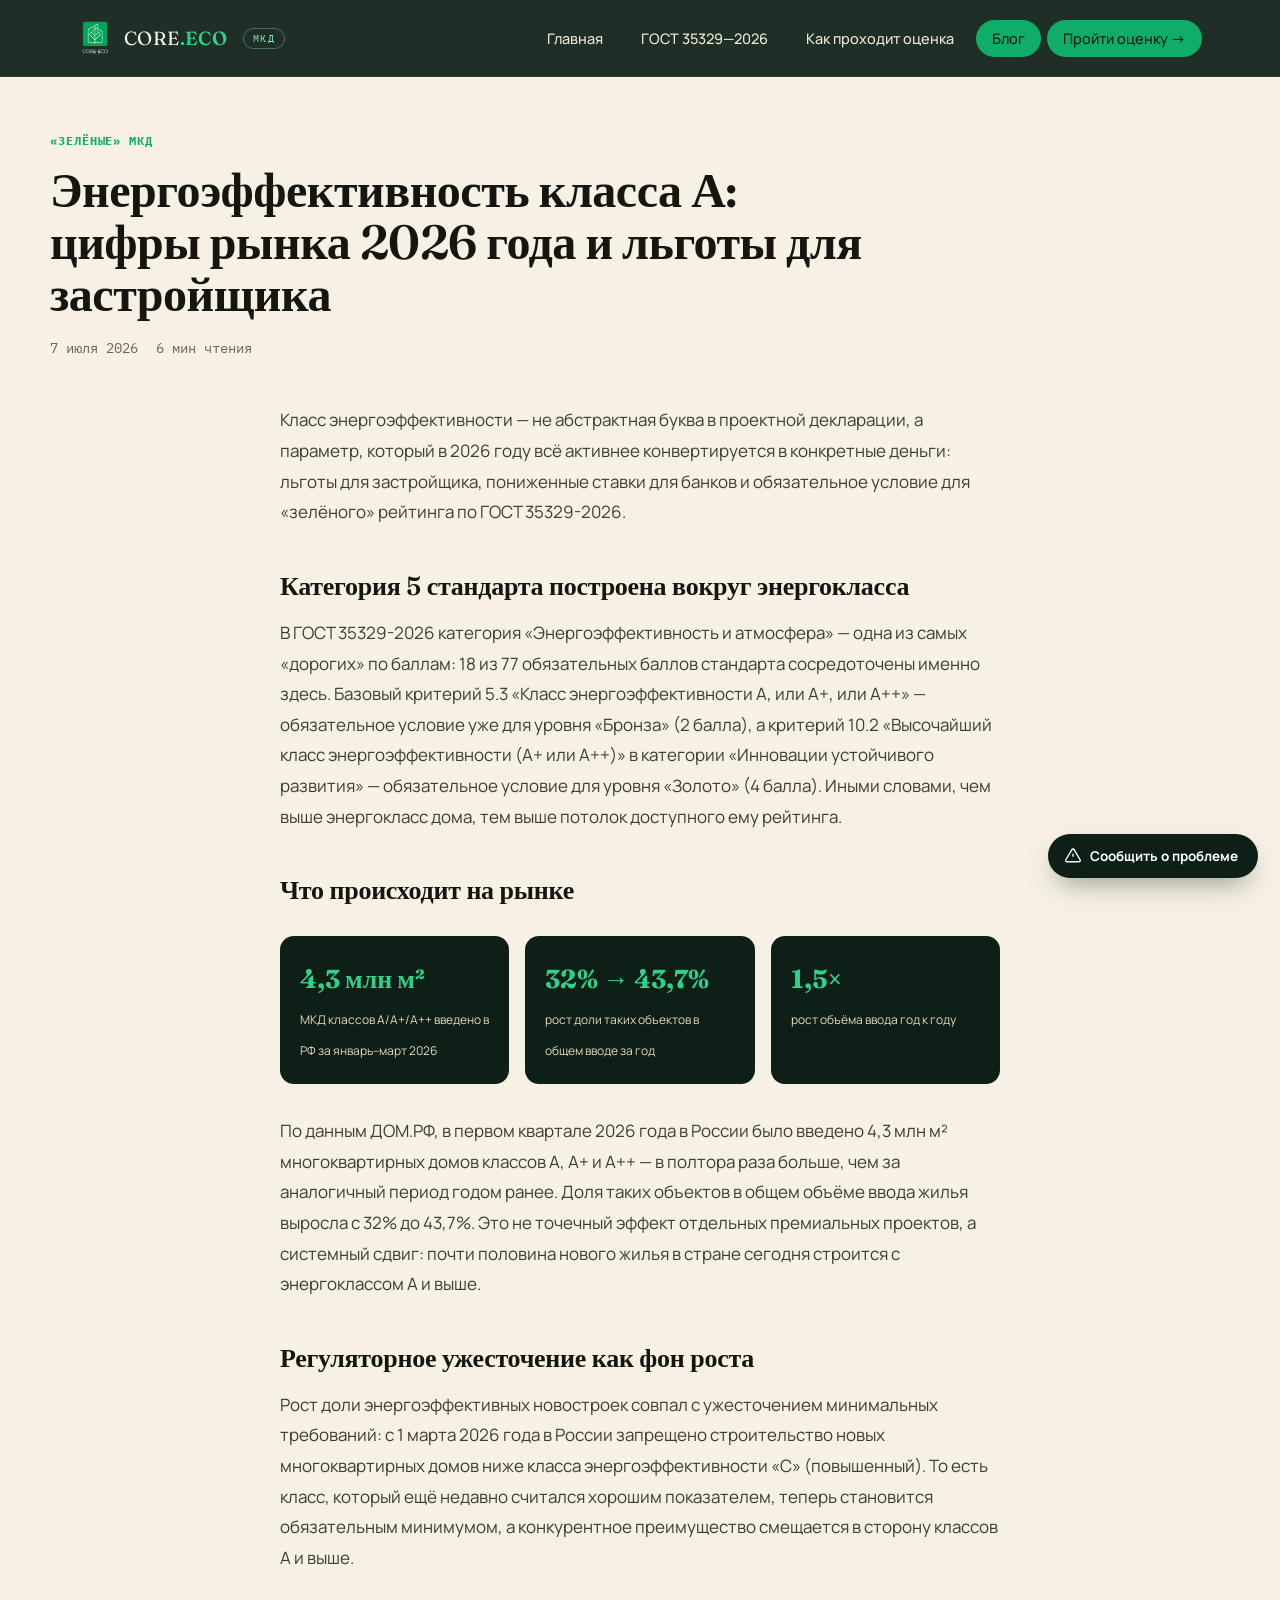
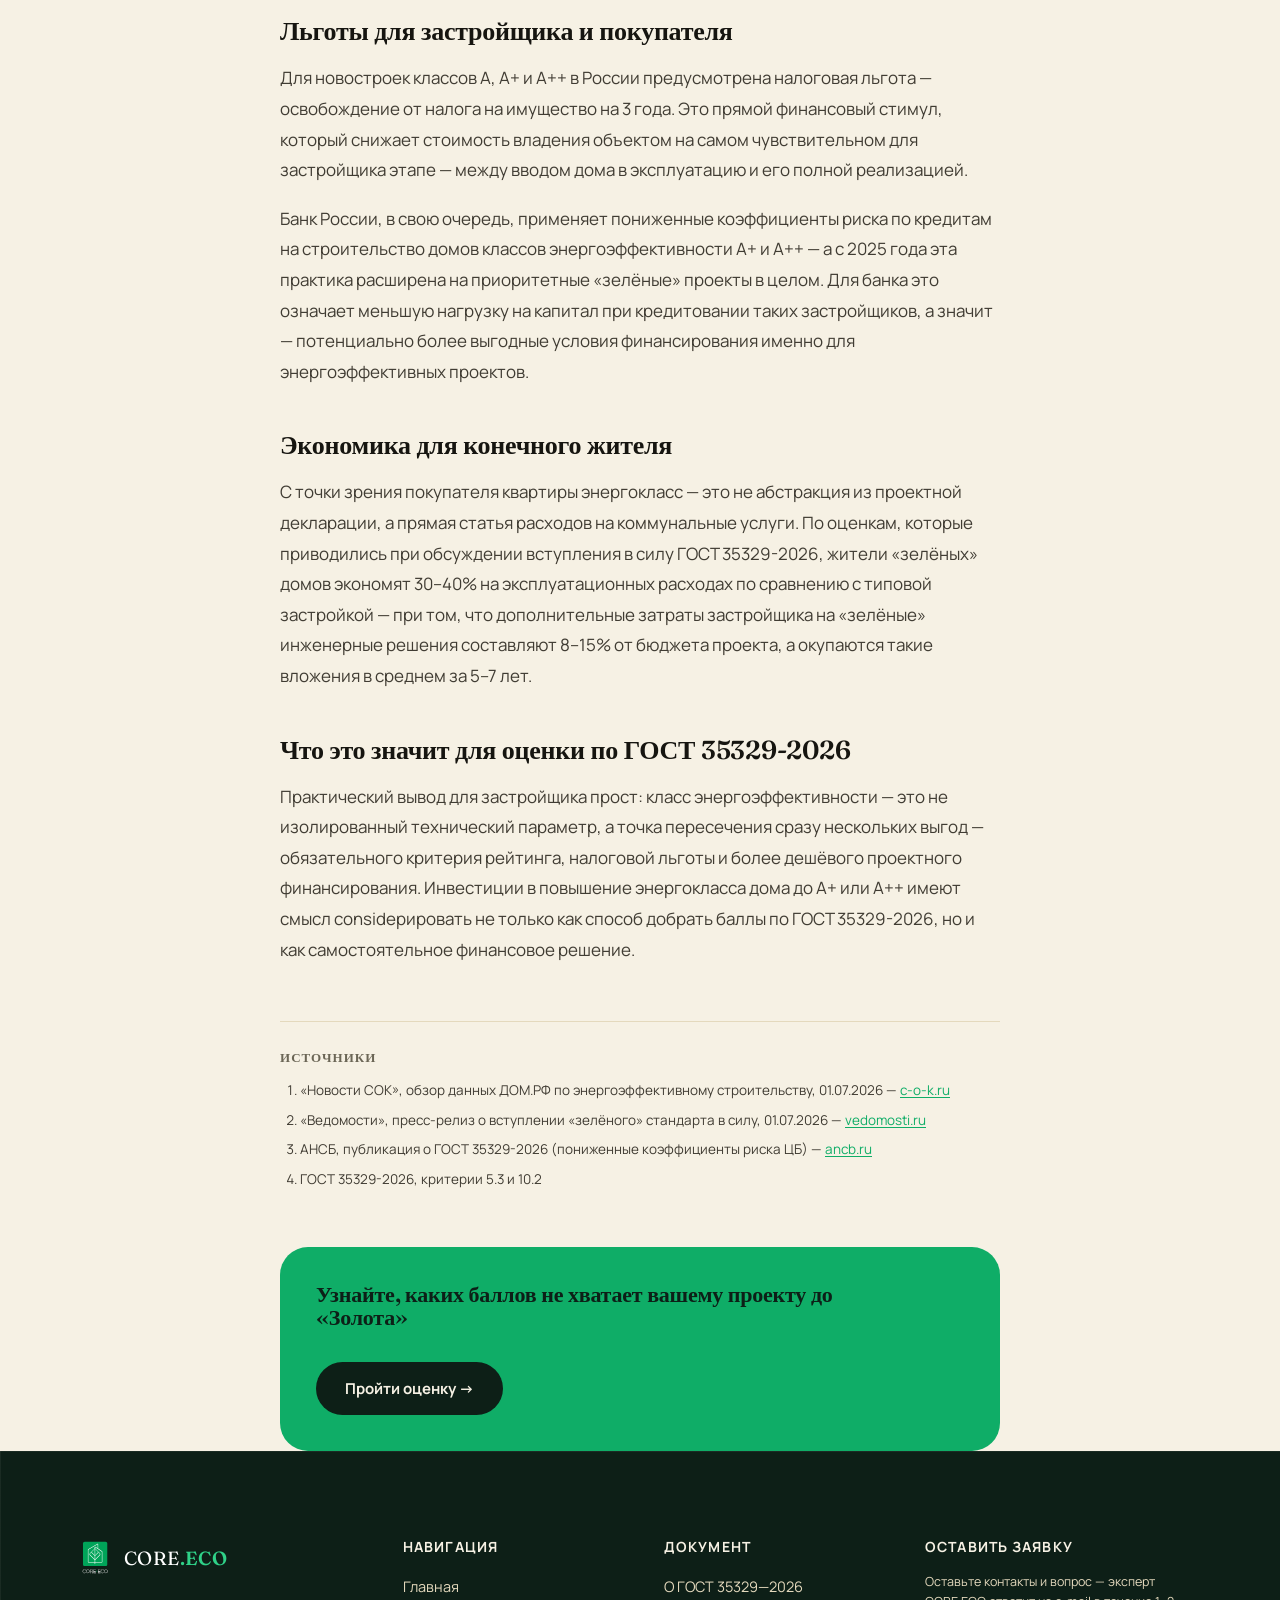
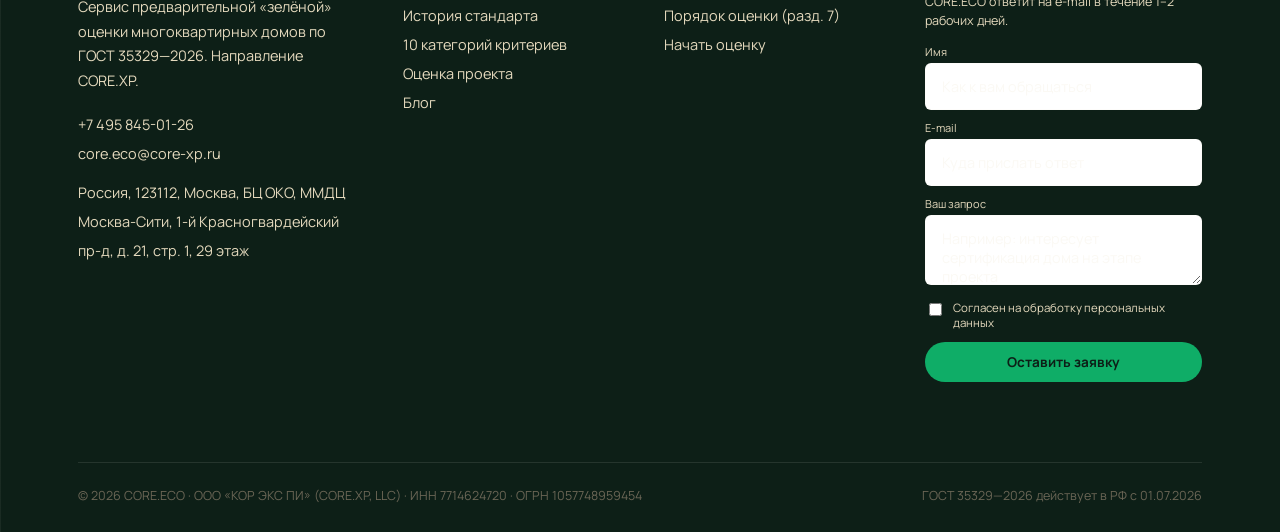
<file: blog/energoeffektivnost-klassa-a.html>
<!doctype html>
<html lang="ru">
<head>
<meta charset="UTF-8">
<meta name="viewport" content="width=device-width, initial-scale=1">
<title>Энергоэффективность класса А — CORE.ECO · МКД</title>
<meta name="description" content="Доля новостроек классов А, А+ и А++ выросла почти на треть за год. Разбираем, что это даёт девелоперу и жителям.">
<link rel="icon" href="../assets/img/mark.svg" type="image/svg+xml">
<link rel="stylesheet" href="../assets/css/style.css?v=20260814b">
</head>
<body data-root="../">

<header class="site-header">
  <div class="wrap">
    <a href="../index.html" class="brand"><img src="../assets/img/mark.svg" class="mark" alt="CORE.ECO"><span class="word">CORE<b>.ECO</b></span><span class="tag">МКД</span></a>
    <nav class="nav-links" id="navLinks">
      <a href="../index.html">Главная</a>
      <a href="../index.html#standard">ГОСТ 35329—2026</a>
      <a href="../index.html#process">Как проходит оценка</a>
      <a href="index.html" class="current">Блог</a>
      <a href="../assessment.html" class="nav-cta">Пройти оценку →</a>
    </nav>
    <button class="nav-toggle" id="navToggle" aria-label="Меню"><svg width="22" height="22" viewBox="0 0 24 24" fill="none"><path d="M3 6h18M3 12h18M3 18h18" stroke="currentColor" stroke-width="2" stroke-linecap="round"/></svg></button>
  </div>
</header>

<article>
  <div class="wrap article-hero">
    <div class="article-tag">«Зелёные» МКД</div>
    <h1 class="article-title">Энергоэффективность класса А: цифры рынка 2026 года и льготы для застройщика</h1>
    <div class="article-meta"><span>7 июля 2026</span><span>6 мин чтения</span></div>
  </div>

  <div class="wrap">
    <div class="article-body">
      <p>Класс энергоэффективности — не абстрактная буква в проектной декларации, а параметр, который в 2026 году всё активнее конвертируется в конкретные деньги: льготы для застройщика, пониженные ставки для банков и обязательное условие для «зелёного» рейтинга по ГОСТ 35329-2026.</p>

      <h2>Категория 5 стандарта построена вокруг энергокласса</h2>
      <p>В ГОСТ 35329-2026 категория «Энергоэффективность и атмосфера» — одна из самых «дорогих» по баллам: 18 из 77 обязательных баллов стандарта сосредоточены именно здесь. Базовый критерий 5.3 «Класс энергоэффективности А, или А+, или А++» — обязательное условие уже для уровня «Бронза» (2 балла), а критерий 10.2 «Высочайший класс энергоэффективности (А+ или А++)» в категории «Инновации устойчивого развития» — обязательное условие для уровня «Золото» (4 балла). Иными словами, чем выше энергокласс дома, тем выше потолок доступного ему рейтинга.</p>

      <h2>Что происходит на рынке</h2>
      <div class="stat-callout">
        <div><b>4,3 млн м²</b><span>МКД классов A/A+/A++ введено в РФ за январь–март 2026</span></div>
        <div><b>32% → 43,7%</b><span>рост доли таких объектов в общем вводе за год</span></div>
        <div><b>1,5×</b><span>рост объёма ввода год к году</span></div>
      </div>
      <p>По данным ДОМ.РФ, в первом квартале 2026 года в России было введено 4,3 млн м² многоквартирных домов классов A, A+ и A++ — в полтора раза больше, чем за аналогичный период годом ранее. Доля таких объектов в общем объёме ввода жилья выросла с 32% до 43,7%. Это не точечный эффект отдельных премиальных проектов, а системный сдвиг: почти половина нового жилья в стране сегодня строится с энергоклассом А и выше.</p>

      <h2>Регуляторное ужесточение как фон роста</h2>
      <p>Рост доли энергоэффективных новостроек совпал с ужесточением минимальных требований: с 1 марта 2026 года в России запрещено строительство новых многоквартирных домов ниже класса энергоэффективности «C» (повышенный). То есть класс, который ещё недавно считался хорошим показателем, теперь становится обязательным минимумом, а конкурентное преимущество смещается в сторону классов A и выше.</p>

      <h2>Льготы для застройщика и покупателя</h2>
      <p>Для новостроек классов А, А+ и А++ в России предусмотрена налоговая льгота — освобождение от налога на имущество на 3 года. Это прямой финансовый стимул, который снижает стоимость владения объектом на самом чувствительном для застройщика этапе — между вводом дома в эксплуатацию и его полной реализацией.</p>

      <p>Банк России, в свою очередь, применяет пониженные коэффициенты риска по кредитам на строительство домов классов энергоэффективности А+ и А++ — а с 2025 года эта практика расширена на приоритетные «зелёные» проекты в целом. Для банка это означает меньшую нагрузку на капитал при кредитовании таких застройщиков, а значит — потенциально более выгодные условия финансирования именно для энергоэффективных проектов.</p>

      <h2>Экономика для конечного жителя</h2>
      <p>С точки зрения покупателя квартиры энергокласс — это не абстракция из проектной декларации, а прямая статья расходов на коммунальные услуги. По оценкам, которые приводились при обсуждении вступления в силу ГОСТ 35329-2026, жители «зелёных» домов экономят 30–40% на эксплуатационных расходах по сравнению с типовой застройкой — при том, что дополнительные затраты застройщика на «зелёные» инженерные решения составляют 8–15% от бюджета проекта, а окупаются такие вложения в среднем за 5–7 лет.</p>

      <h2>Что это значит для оценки по ГОСТ 35329-2026</h2>
      <p>Практический вывод для застройщика прост: класс энергоэффективности — это не изолированный технический параметр, а точка пересечения сразу нескольких выгод — обязательного критерия рейтинга, налоговой льготы и более дешёвого проектного финансирования. Инвестиции в повышение энергокласса дома до А+ или А++ имеют смысл considерировать не только как способ добрать баллы по ГОСТ 35329-2026, но и как самостоятельное финансовое решение.</p>
    </div>

    <div class="sources-block">
      <h4>Источники</h4>
      <ol>
        <li>«Новости СОК», обзор данных ДОМ.РФ по энергоэффективному строительству, 01.07.2026 — <a href="https://www.c-o-k.ru/market_news/dom-s-ponizhennym-rashodom" target="_blank" rel="noopener">c-o-k.ru</a></li>
        <li>«Ведомости», пресс-релиз о вступлении «зелёного» стандарта в силу, 01.07.2026 — <a href="https://www.vedomosti.ru/press_releases/2026/07/01/zelenii-standart-dlya-novostroek-v-rossii-vvoditsya-uzhe-segodnya" target="_blank" rel="noopener">vedomosti.ru</a></li>
        <li>АНСБ, публикация о ГОСТ 35329-2026 (пониженные коэффициенты риска ЦБ) — <a href="https://ancb.ru/publication/read/21132" target="_blank" rel="noopener">ancb.ru</a></li>
        <li>ГОСТ 35329-2026, критерии 5.3 и 10.2</li>
      </ol>
    </div>

    <div class="article-cta">
      <div class="cta-band" style="padding:36px;">
        <div><h3 style="font-size:22px;">Узнайте, каких баллов не хватает вашему проекту до «Золота»</h3></div>
        <a href="../assessment.html" class="btn btn-dark">Пройти оценку →</a>
      </div>
    </div>
  </div>
</article>

<div id="footer-placeholder"></div>
<script src="../assets/js/config.js?v=20260720"></script>
<script src="../assets/js/main.js?v=20260720"></script>
<script src="../assets/js/footer.js?v=20260720"></script>
<script src="../assets/js/feedback.js?v=20260720"></script>
</body>
</html>
</file>
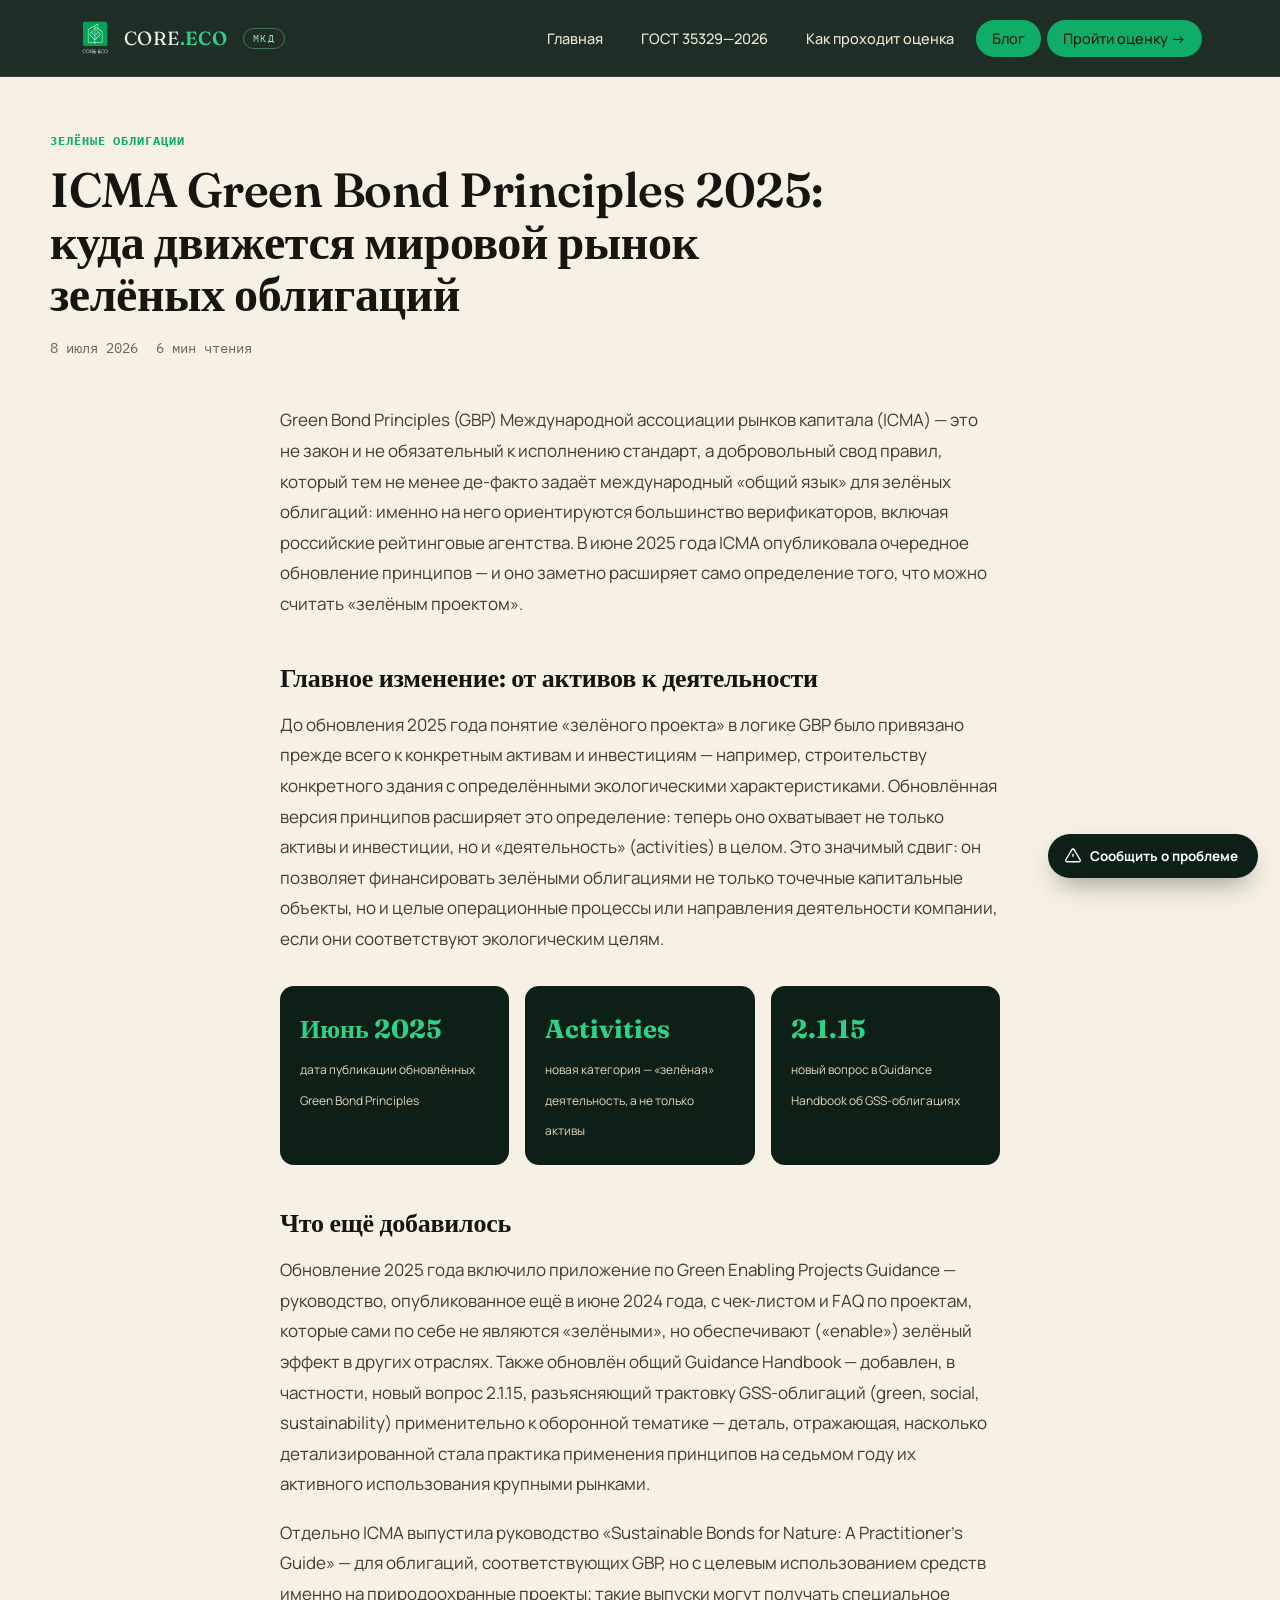
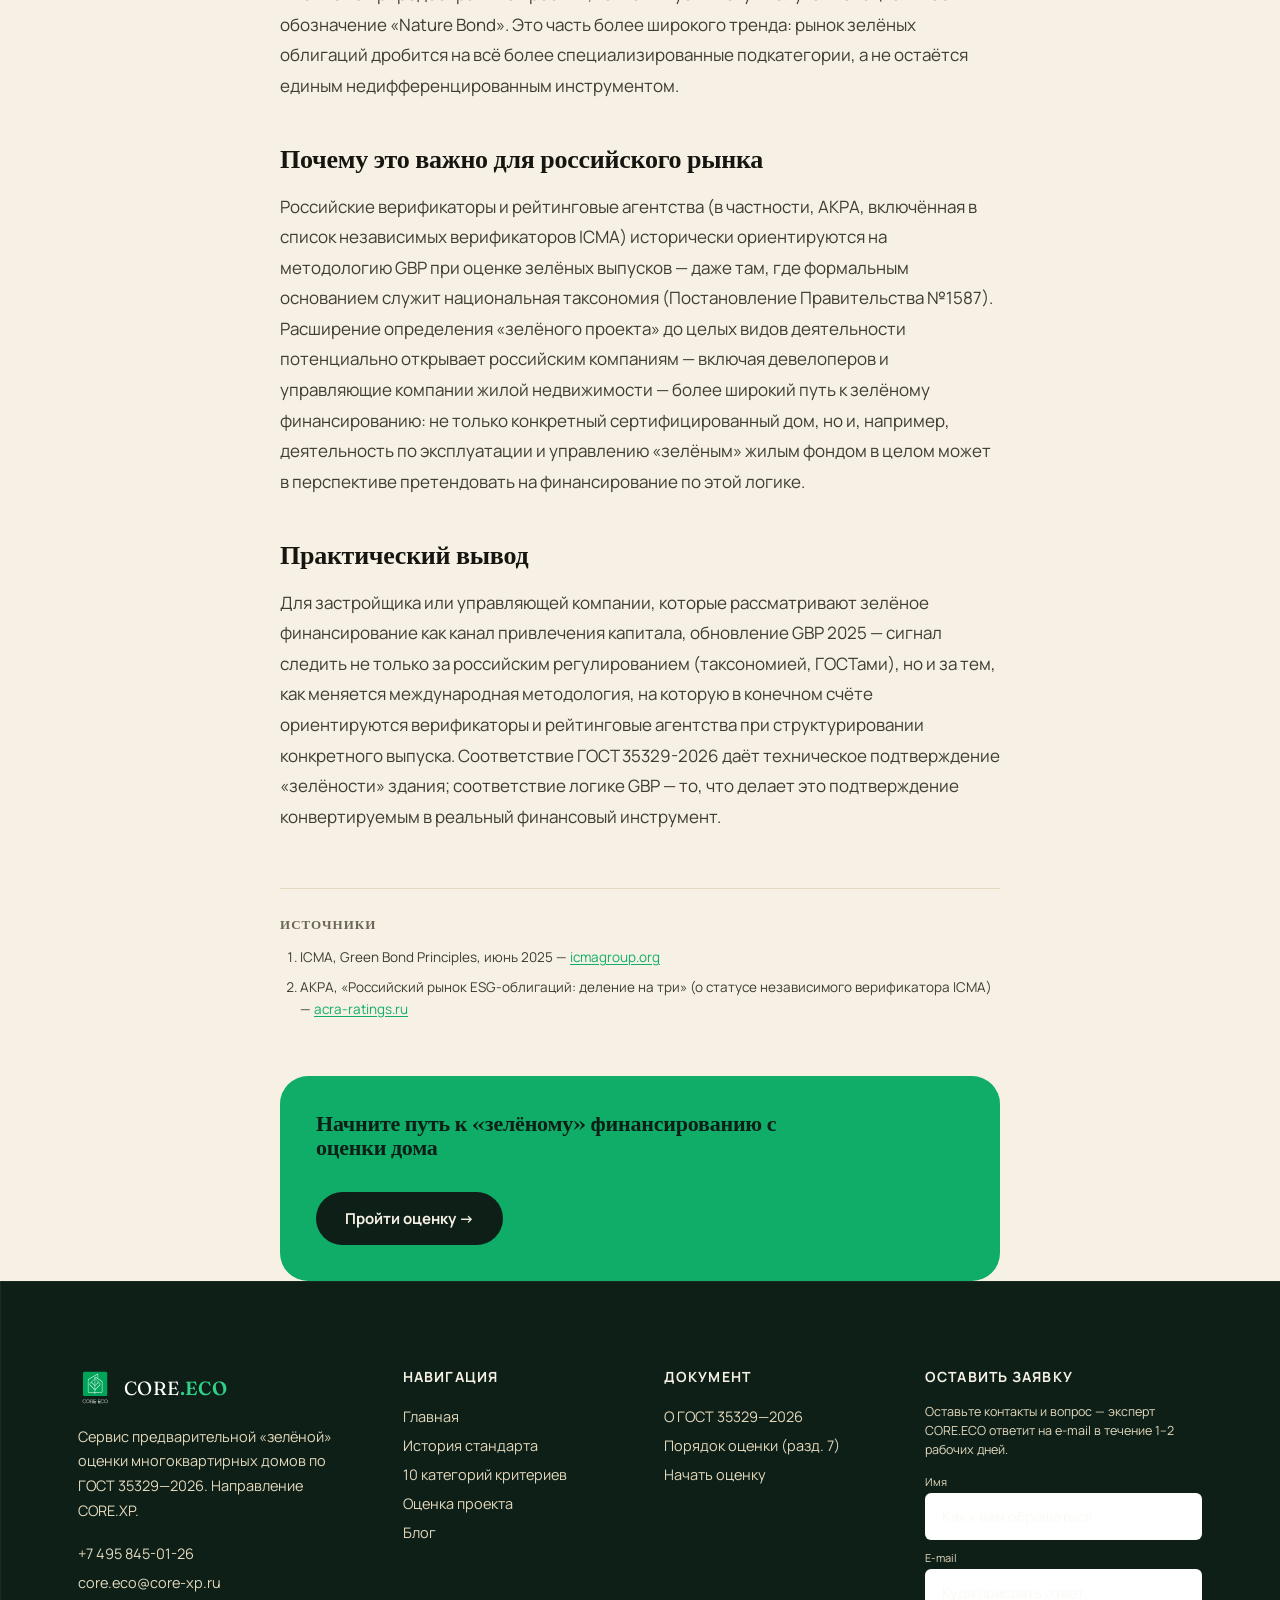
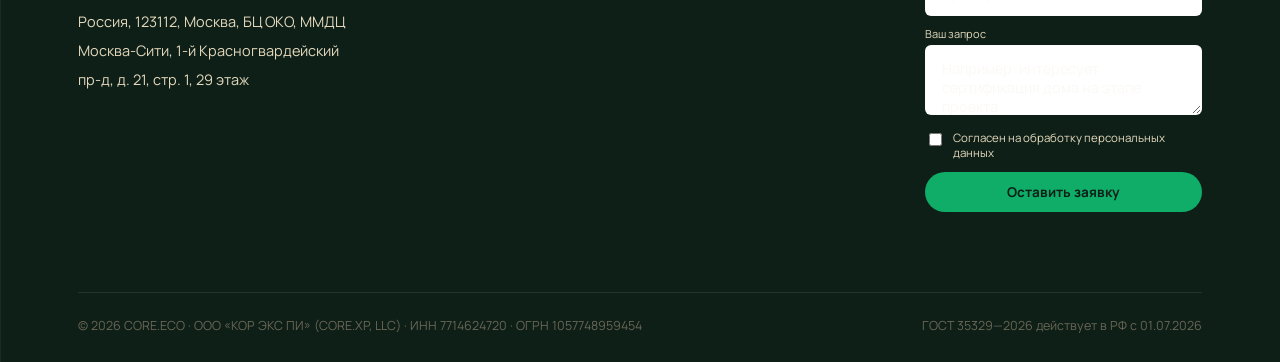
<file: blog/icma-green-bond-principles-2025.html>
<!doctype html>
<html lang="ru">
<head>
<meta charset="UTF-8">
<meta name="viewport" content="width=device-width, initial-scale=1">
<title>ICMA Green Bond Principles 2025 — CORE.ECO · МКД</title>
<meta name="description" content="Обновлённые принципы ICMA расширили понятие «зелёного проекта» до целых видов деятельности. Что это значит для российских эмитентов.">
<link rel="icon" href="../assets/img/mark.svg" type="image/svg+xml">
<link rel="stylesheet" href="../assets/css/style.css?v=20260814b">
</head>
<body data-root="../">

<header class="site-header">
  <div class="wrap">
    <a href="../index.html" class="brand"><img src="../assets/img/mark.svg" class="mark" alt="CORE.ECO"><span class="word">CORE<b>.ECO</b></span><span class="tag">МКД</span></a>
    <nav class="nav-links" id="navLinks">
      <a href="../index.html">Главная</a>
      <a href="../index.html#standard">ГОСТ 35329—2026</a>
      <a href="../index.html#process">Как проходит оценка</a>
      <a href="index.html" class="current">Блог</a>
      <a href="../assessment.html" class="nav-cta">Пройти оценку →</a>
    </nav>
    <button class="nav-toggle" id="navToggle" aria-label="Меню"><svg width="22" height="22" viewBox="0 0 24 24" fill="none"><path d="M3 6h18M3 12h18M3 18h18" stroke="currentColor" stroke-width="2" stroke-linecap="round"/></svg></button>
  </div>
</header>

<article>
  <div class="wrap article-hero">
    <div class="article-tag">Зелёные облигации</div>
    <h1 class="article-title">ICMA Green Bond Principles 2025: куда движется мировой рынок зелёных облигаций</h1>
    <div class="article-meta"><span>8 июля 2026</span><span>6 мин чтения</span></div>
  </div>

  <div class="wrap">
    <div class="article-body">
      <p>Green Bond Principles (GBP) Международной ассоциации рынков капитала (ICMA) — это не закон и не обязательный к исполнению стандарт, а добровольный свод правил, который тем не менее де-факто задаёт международный «общий язык» для зелёных облигаций: именно на него ориентируются большинство верификаторов, включая российские рейтинговые агентства. В июне 2025 года ICMA опубликовала очередное обновление принципов — и оно заметно расширяет само определение того, что можно считать «зелёным проектом».</p>

      <h2>Главное изменение: от активов к деятельности</h2>
      <p>До обновления 2025 года понятие «зелёного проекта» в логике GBP было привязано прежде всего к конкретным активам и инвестициям — например, строительству конкретного здания с определёнными экологическими характеристиками. Обновлённая версия принципов расширяет это определение: теперь оно охватывает не только активы и инвестиции, но и «деятельность» (activities) в целом. Это значимый сдвиг: он позволяет финансировать зелёными облигациями не только точечные капитальные объекты, но и целые операционные процессы или направления деятельности компании, если они соответствуют экологическим целям.</p>

      <div class="stat-callout">
        <div><b>Июнь 2025</b><span>дата публикации обновлённых Green Bond Principles</span></div>
        <div><b>Activities</b><span>новая категория — «зелёная» деятельность, а не только активы</span></div>
        <div><b>2.1.15</b><span>новый вопрос в Guidance Handbook об GSS-облигациях</span></div>
      </div>

      <h2>Что ещё добавилось</h2>
      <p>Обновление 2025 года включило приложение по Green Enabling Projects Guidance — руководство, опубликованное ещё в июне 2024 года, с чек-листом и FAQ по проектам, которые сами по себе не являются «зелёными», но обеспечивают («enable») зелёный эффект в других отраслях. Также обновлён общий Guidance Handbook — добавлен, в частности, новый вопрос 2.1.15, разъясняющий трактовку GSS-облигаций (green, social, sustainability) применительно к оборонной тематике — деталь, отражающая, насколько детализированной стала практика применения принципов на седьмом году их активного использования крупными рынками.</p>

      <p>Отдельно ICMA выпустила руководство «Sustainable Bonds for Nature: A Practitioner's Guide» — для облигаций, соответствующих GBP, но с целевым использованием средств именно на природоохранные проекты; такие выпуски могут получать специальное обозначение «Nature Bond». Это часть более широкого тренда: рынок зелёных облигаций дробится на всё более специализированные подкатегории, а не остаётся единым недифференцированным инструментом.</p>

      <h2>Почему это важно для российского рынка</h2>
      <p>Российские верификаторы и рейтинговые агентства (в частности, АКРА, включённая в список независимых верификаторов ICMA) исторически ориентируются на методологию GBP при оценке зелёных выпусков — даже там, где формальным основанием служит национальная таксономия (Постановление Правительства №1587). Расширение определения «зелёного проекта» до целых видов деятельности потенциально открывает российским компаниям — включая девелоперов и управляющие компании жилой недвижимости — более широкий путь к зелёному финансированию: не только конкретный сертифицированный дом, но и, например, деятельность по эксплуатации и управлению «зелёным» жилым фондом в целом может в перспективе претендовать на финансирование по этой логике.</p>

      <h2>Практический вывод</h2>
      <p>Для застройщика или управляющей компании, которые рассматривают зелёное финансирование как канал привлечения капитала, обновление GBP 2025 — сигнал следить не только за российским регулированием (таксономией, ГОСТами), но и за тем, как меняется международная методология, на которую в конечном счёте ориентируются верификаторы и рейтинговые агентства при структурировании конкретного выпуска. Соответствие ГОСТ 35329-2026 даёт техническое подтверждение «зелёности» здания; соответствие логике GBP — то, что делает это подтверждение конвертируемым в реальный финансовый инструмент.</p>
    </div>

    <div class="sources-block">
      <h4>Источники</h4>
      <ol>
        <li>ICMA, Green Bond Principles, июнь 2025 — <a href="https://www.icmagroup.org/assets/documents/Sustainable-finance/2025-updates/Green-Bond-Principles-GBP-June-2025.pdf" target="_blank" rel="noopener">icmagroup.org</a></li>
        <li>АКРА, «Российский рынок ESG-облигаций: деление на три» (о статусе независимого верификатора ICMA) — <a href="https://www.acra-ratings.ru/research/2807/" target="_blank" rel="noopener">acra-ratings.ru</a></li>
      </ol>
    </div>

    <div class="article-cta">
      <div class="cta-band" style="padding:36px;">
        <div><h3 style="font-size:22px;">Начните путь к «зелёному» финансированию с оценки дома</h3></div>
        <a href="../assessment.html" class="btn btn-dark">Пройти оценку →</a>
      </div>
    </div>
  </div>
</article>

<div id="footer-placeholder"></div>
<script src="../assets/js/config.js?v=20260720"></script>
<script src="../assets/js/main.js?v=20260720"></script>
<script src="../assets/js/footer.js?v=20260720"></script>
<script src="../assets/js/feedback.js?v=20260720"></script>
</body>
</html>
</file>
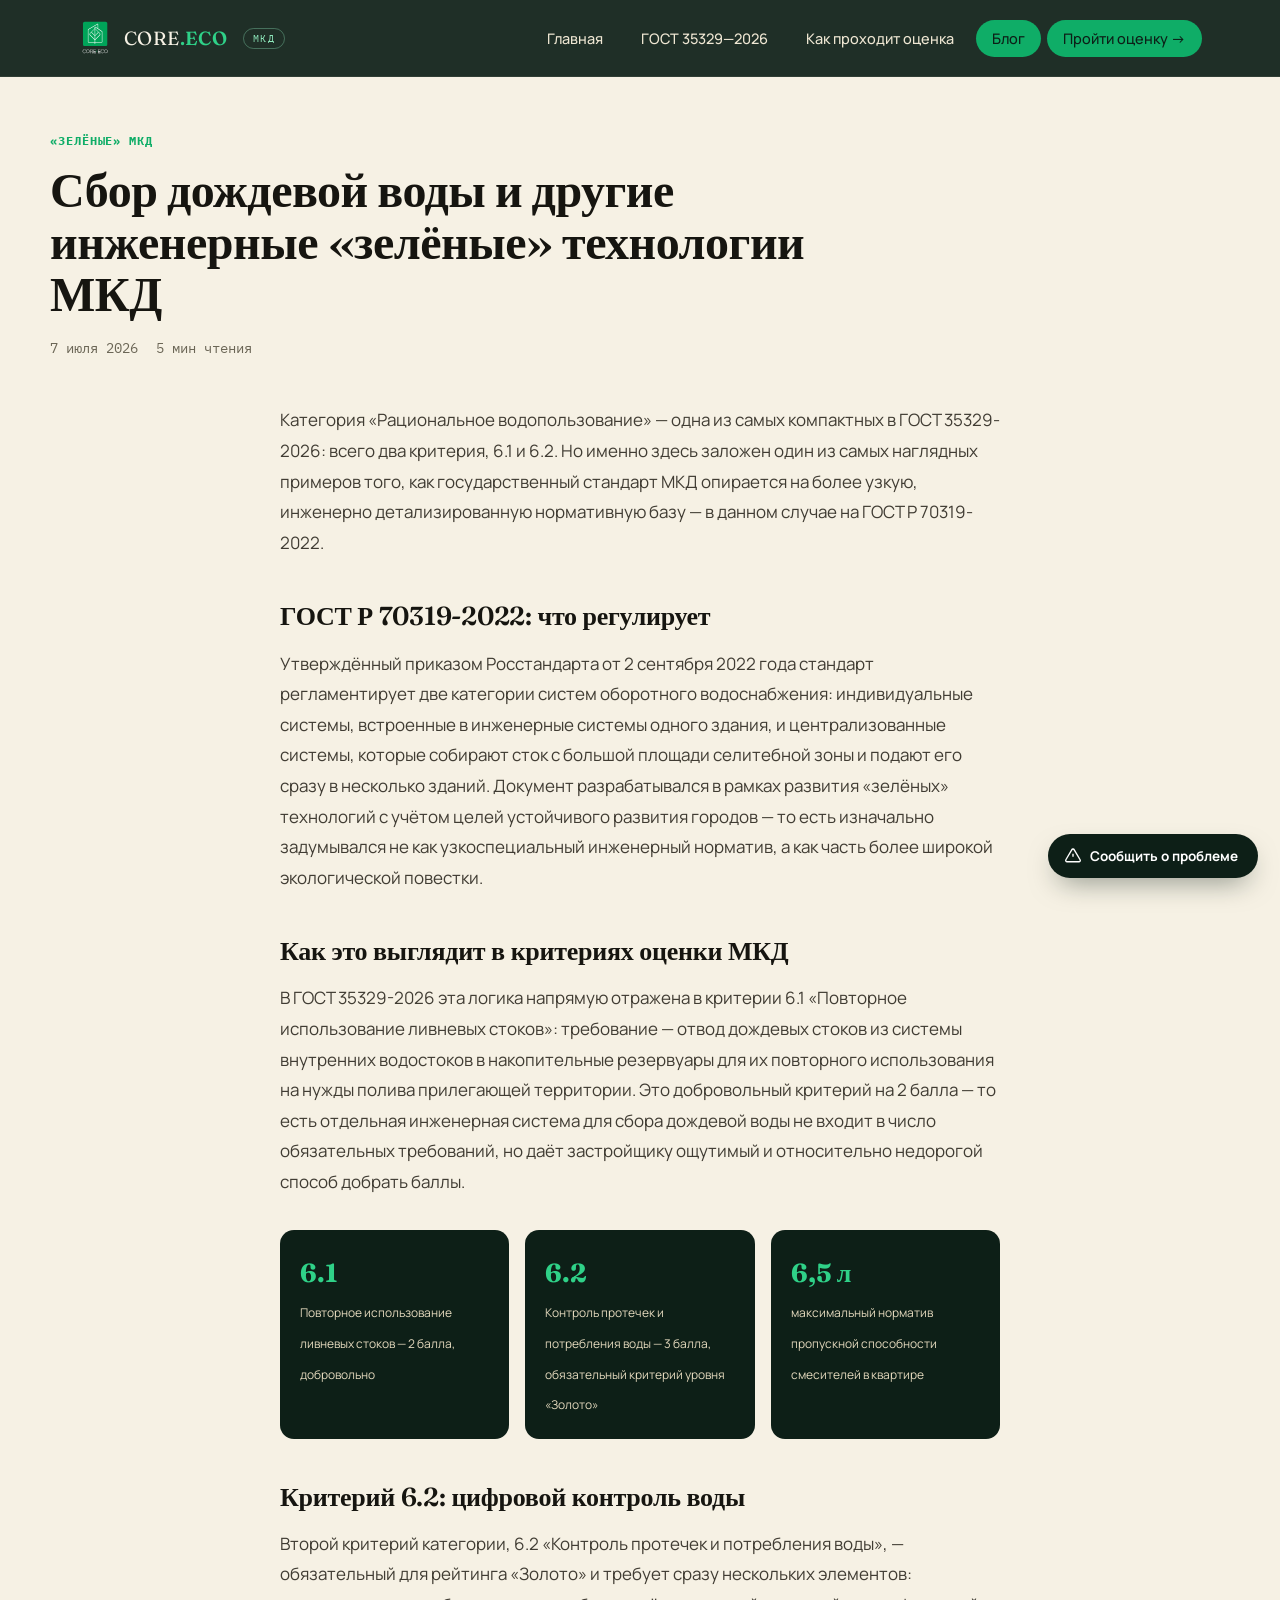
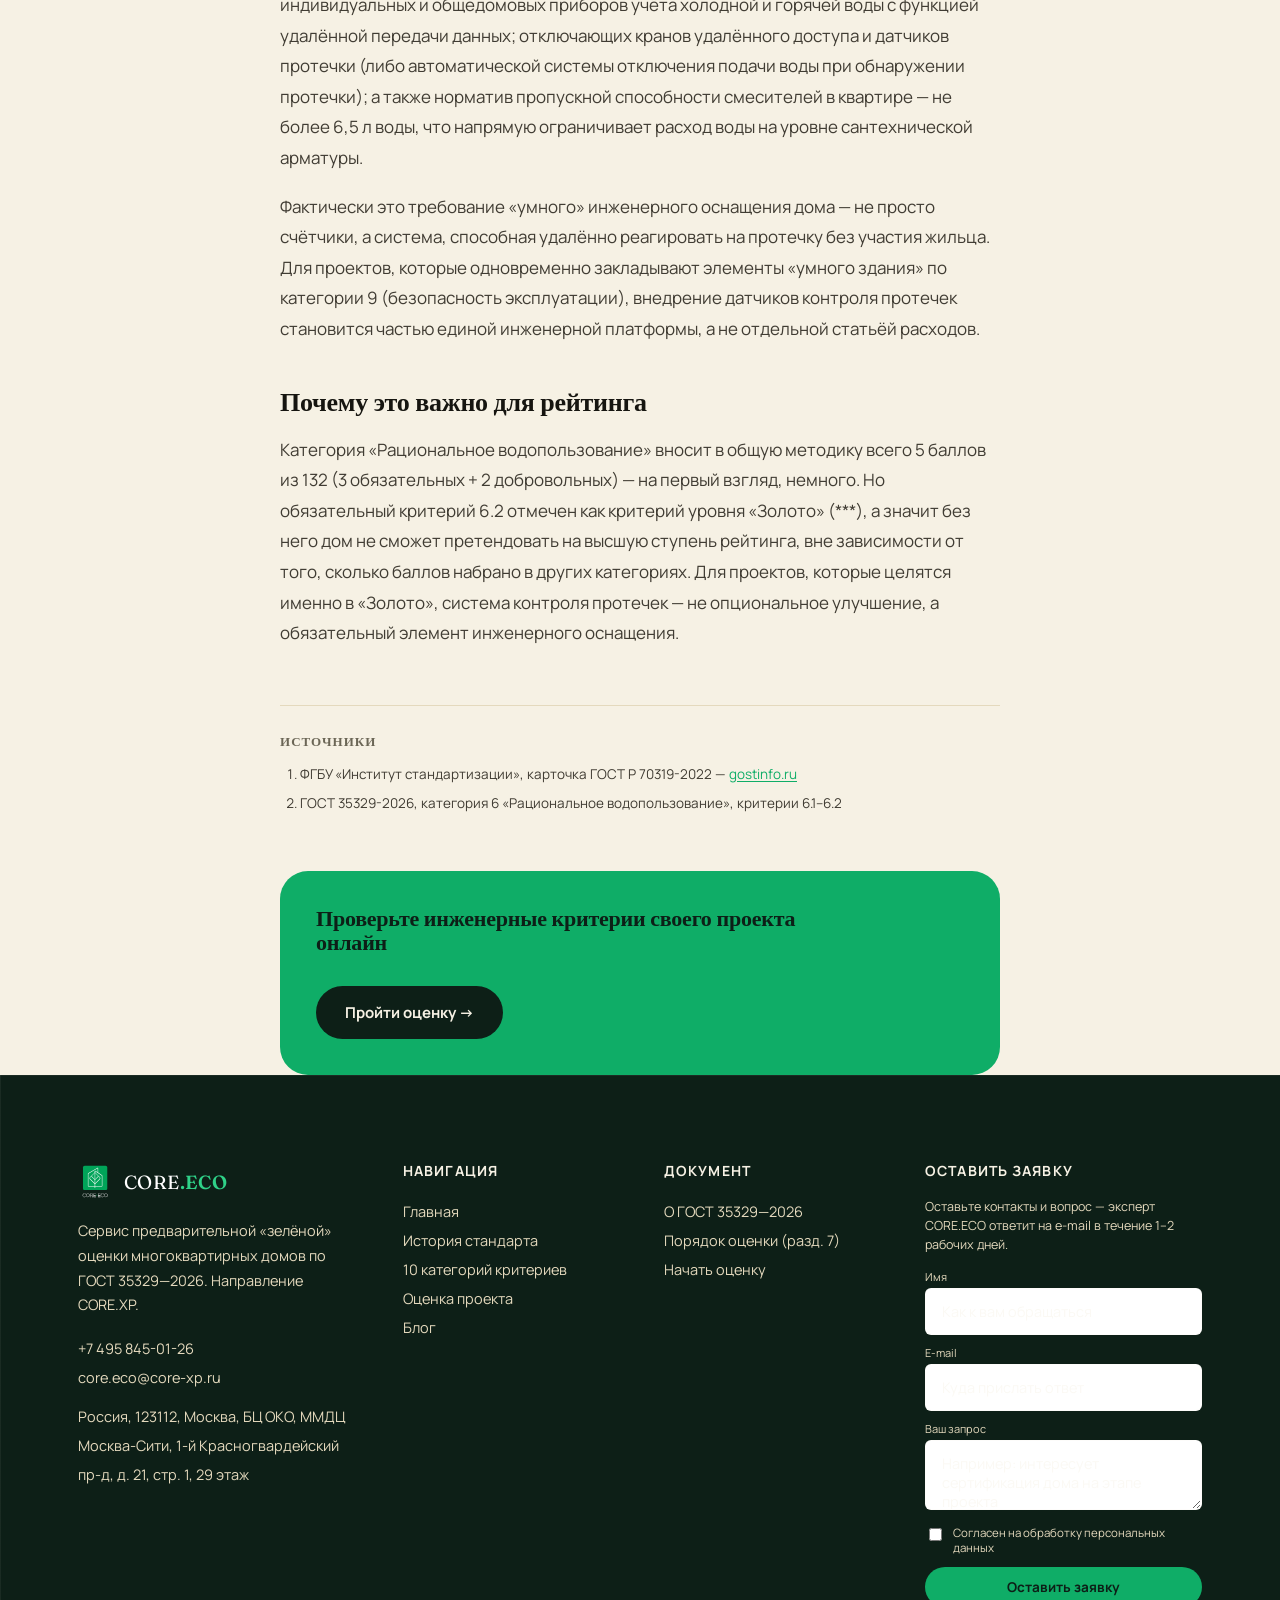
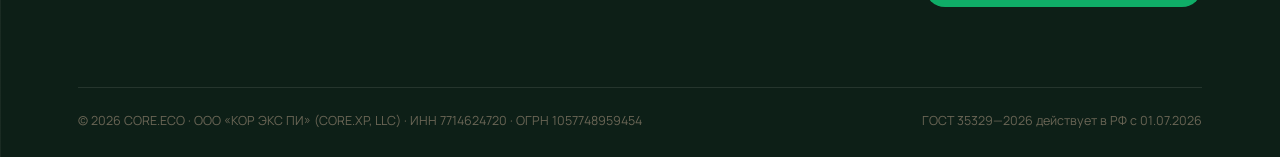
<file: blog/inzhenernye-zelenye-tekhnologii.html>
<!doctype html>
<html lang="ru">
<head>
<meta charset="UTF-8">
<meta name="viewport" content="width=device-width, initial-scale=1">
<title>Инженерные «зелёные» технологии МКД — CORE.ECO · МКД</title>
<meta name="description" content="ГОСТ Р 70319-2022 и то, как системы оборотного водоснабжения помогают набрать баллы по разделу 6 ГОСТ 35329-2026.">
<link rel="icon" href="../assets/img/mark.svg" type="image/svg+xml">
<link rel="stylesheet" href="../assets/css/style.css?v=20260814b">
</head>
<body data-root="../">

<header class="site-header">
  <div class="wrap">
    <a href="../index.html" class="brand"><img src="../assets/img/mark.svg" class="mark" alt="CORE.ECO"><span class="word">CORE<b>.ECO</b></span><span class="tag">МКД</span></a>
    <nav class="nav-links" id="navLinks">
      <a href="../index.html">Главная</a>
      <a href="../index.html#standard">ГОСТ 35329—2026</a>
      <a href="../index.html#process">Как проходит оценка</a>
      <a href="index.html" class="current">Блог</a>
      <a href="../assessment.html" class="nav-cta">Пройти оценку →</a>
    </nav>
    <button class="nav-toggle" id="navToggle" aria-label="Меню"><svg width="22" height="22" viewBox="0 0 24 24" fill="none"><path d="M3 6h18M3 12h18M3 18h18" stroke="currentColor" stroke-width="2" stroke-linecap="round"/></svg></button>
  </div>
</header>

<article>
  <div class="wrap article-hero">
    <div class="article-tag">«Зелёные» МКД</div>
    <h1 class="article-title">Сбор дождевой воды и другие инженерные «зелёные» технологии МКД</h1>
    <div class="article-meta"><span>7 июля 2026</span><span>5 мин чтения</span></div>
  </div>

  <div class="wrap">
    <div class="article-body">
      <p>Категория «Рациональное водопользование» — одна из самых компактных в ГОСТ 35329-2026: всего два критерия, 6.1 и 6.2. Но именно здесь заложен один из самых наглядных примеров того, как государственный стандарт МКД опирается на более узкую, инженерно детализированную нормативную базу — в данном случае на ГОСТ Р 70319-2022.</p>

      <h2>ГОСТ Р 70319-2022: что регулирует</h2>
      <p>Утверждённый приказом Росстандарта от 2 сентября 2022 года стандарт регламентирует две категории систем оборотного водоснабжения: индивидуальные системы, встроенные в инженерные системы одного здания, и централизованные системы, которые собирают сток с большой площади селитебной зоны и подают его сразу в несколько зданий. Документ разрабатывался в рамках развития «зелёных» технологий с учётом целей устойчивого развития городов — то есть изначально задумывался не как узкоспециальный инженерный норматив, а как часть более широкой экологической повестки.</p>

      <h2>Как это выглядит в критериях оценки МКД</h2>
      <p>В ГОСТ 35329-2026 эта логика напрямую отражена в критерии 6.1 «Повторное использование ливневых стоков»: требование — отвод дождевых стоков из системы внутренних водостоков в накопительные резервуары для их повторного использования на нужды полива прилегающей территории. Это добровольный критерий на 2 балла — то есть отдельная инженерная система для сбора дождевой воды не входит в число обязательных требований, но даёт застройщику ощутимый и относительно недорогой способ добрать баллы.</p>

      <div class="stat-callout">
        <div><b>6.1</b><span>Повторное использование ливневых стоков — 2 балла, добровольно</span></div>
        <div><b>6.2</b><span>Контроль протечек и потребления воды — 3 балла, обязательный критерий уровня «Золото»</span></div>
        <div><b>6,5 л</b><span>максимальный норматив пропускной способности смесителей в квартире</span></div>
      </div>

      <h2>Критерий 6.2: цифровой контроль воды</h2>
      <p>Второй критерий категории, 6.2 «Контроль протечек и потребления воды», — обязательный для рейтинга «Золото» и требует сразу нескольких элементов: индивидуальных и общедомовых приборов учёта холодной и горячей воды с функцией удалённой передачи данных; отключающих кранов удалённого доступа и датчиков протечки (либо автоматической системы отключения подачи воды при обнаружении протечки); а также норматив пропускной способности смесителей в квартире — не более 6,5 л воды, что напрямую ограничивает расход воды на уровне сантехнической арматуры.</p>

      <p>Фактически это требование «умного» инженерного оснащения дома — не просто счётчики, а система, способная удалённо реагировать на протечку без участия жильца. Для проектов, которые одновременно закладывают элементы «умного здания» по категории 9 (безопасность эксплуатации), внедрение датчиков контроля протечек становится частью единой инженерной платформы, а не отдельной статьёй расходов.</p>

      <h2>Почему это важно для рейтинга</h2>
      <p>Категория «Рациональное водопользование» вносит в общую методику всего 5 баллов из 132 (3 обязательных + 2 добровольных) — на первый взгляд, немного. Но обязательный критерий 6.2 отмечен как критерий уровня «Золото» (***), а значит без него дом не сможет претендовать на высшую ступень рейтинга, вне зависимости от того, сколько баллов набрано в других категориях. Для проектов, которые целятся именно в «Золото», система контроля протечек — не опциональное улучшение, а обязательный элемент инженерного оснащения.</p>
    </div>

    <div class="sources-block">
      <h4>Источники</h4>
      <ol>
        <li>ФГБУ «Институт стандартизации», карточка ГОСТ Р 70319-2022 — <a href="https://www.gostinfo.ru/catalog/Details/?id=7068126" target="_blank" rel="noopener">gostinfo.ru</a></li>
        <li>ГОСТ 35329-2026, категория 6 «Рациональное водопользование», критерии 6.1–6.2</li>
      </ol>
    </div>

    <div class="article-cta">
      <div class="cta-band" style="padding:36px;">
        <div><h3 style="font-size:22px;">Проверьте инженерные критерии своего проекта онлайн</h3></div>
        <a href="../assessment.html" class="btn btn-dark">Пройти оценку →</a>
      </div>
    </div>
  </div>
</article>

<div id="footer-placeholder"></div>
<script src="../assets/js/config.js?v=20260720"></script>
<script src="../assets/js/main.js?v=20260720"></script>
<script src="../assets/js/footer.js?v=20260720"></script>
<script src="../assets/js/feedback.js?v=20260720"></script>
</body>
</html>
</file>
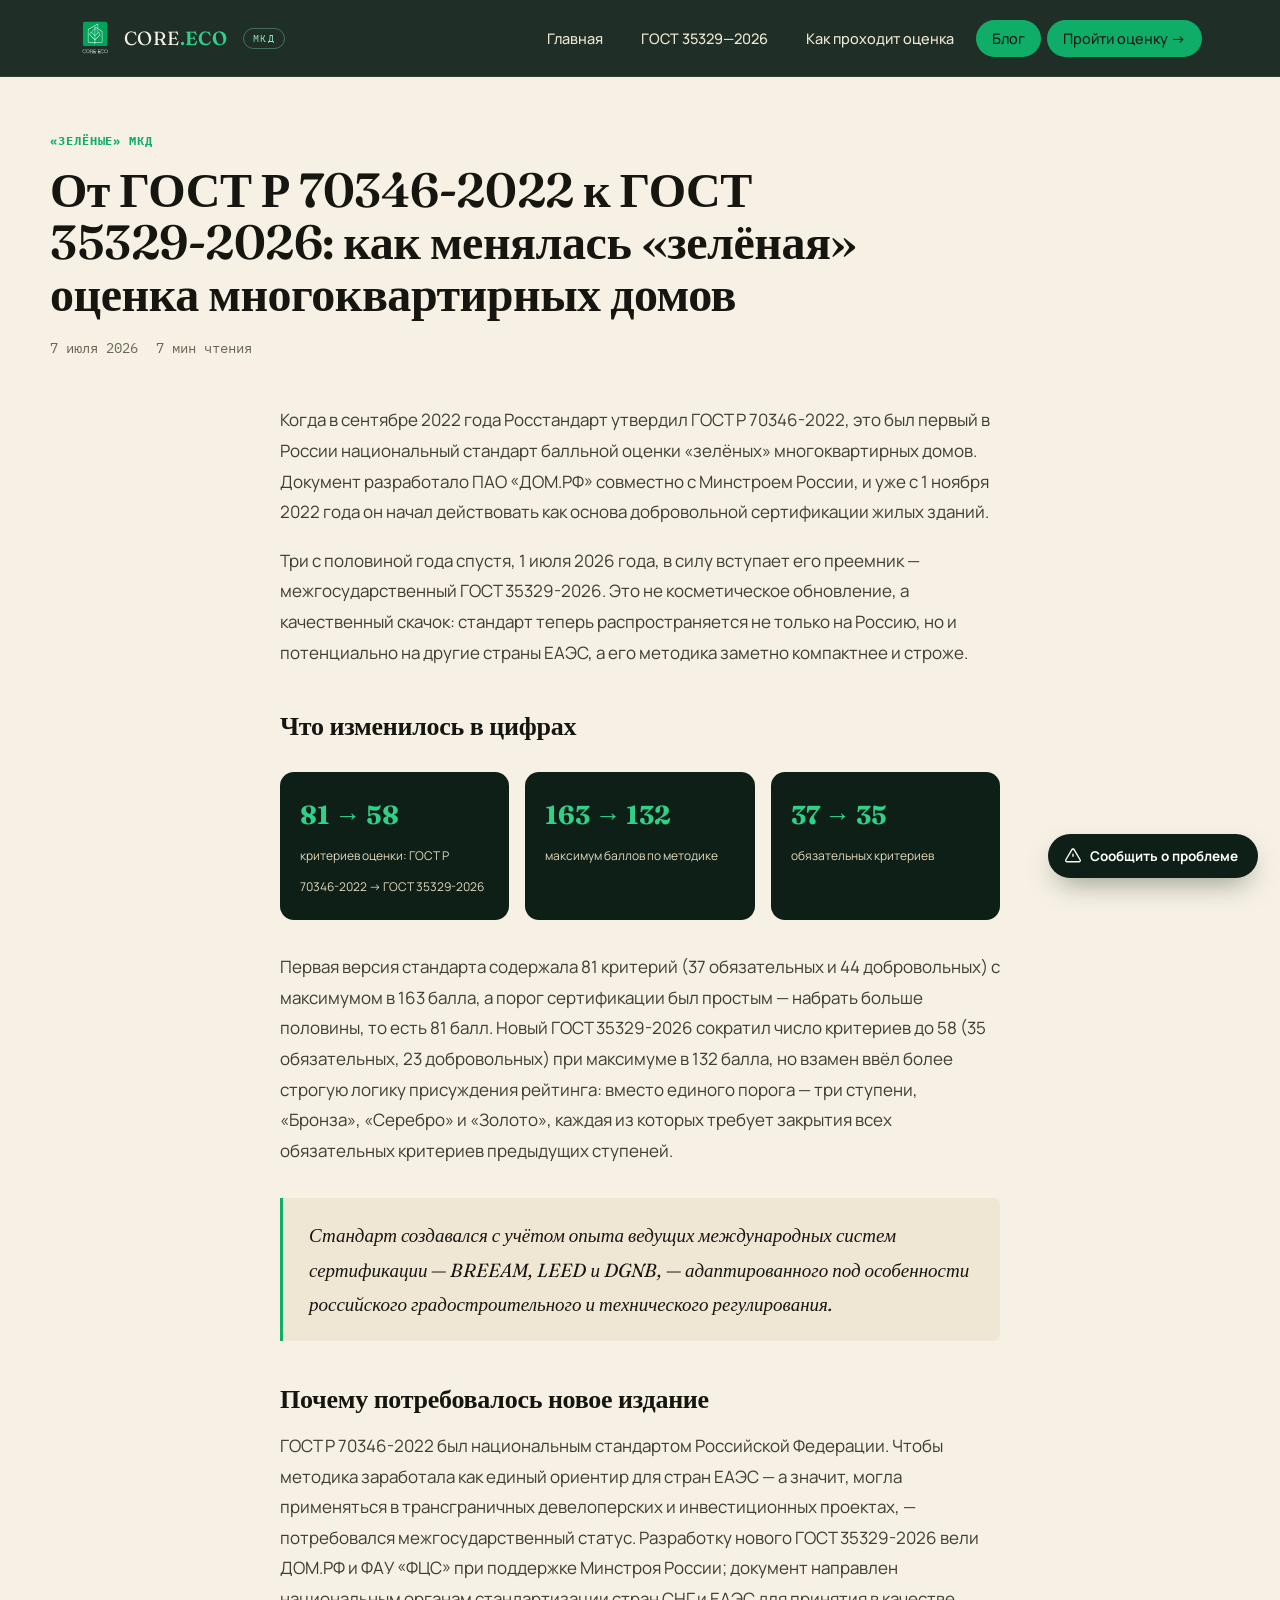
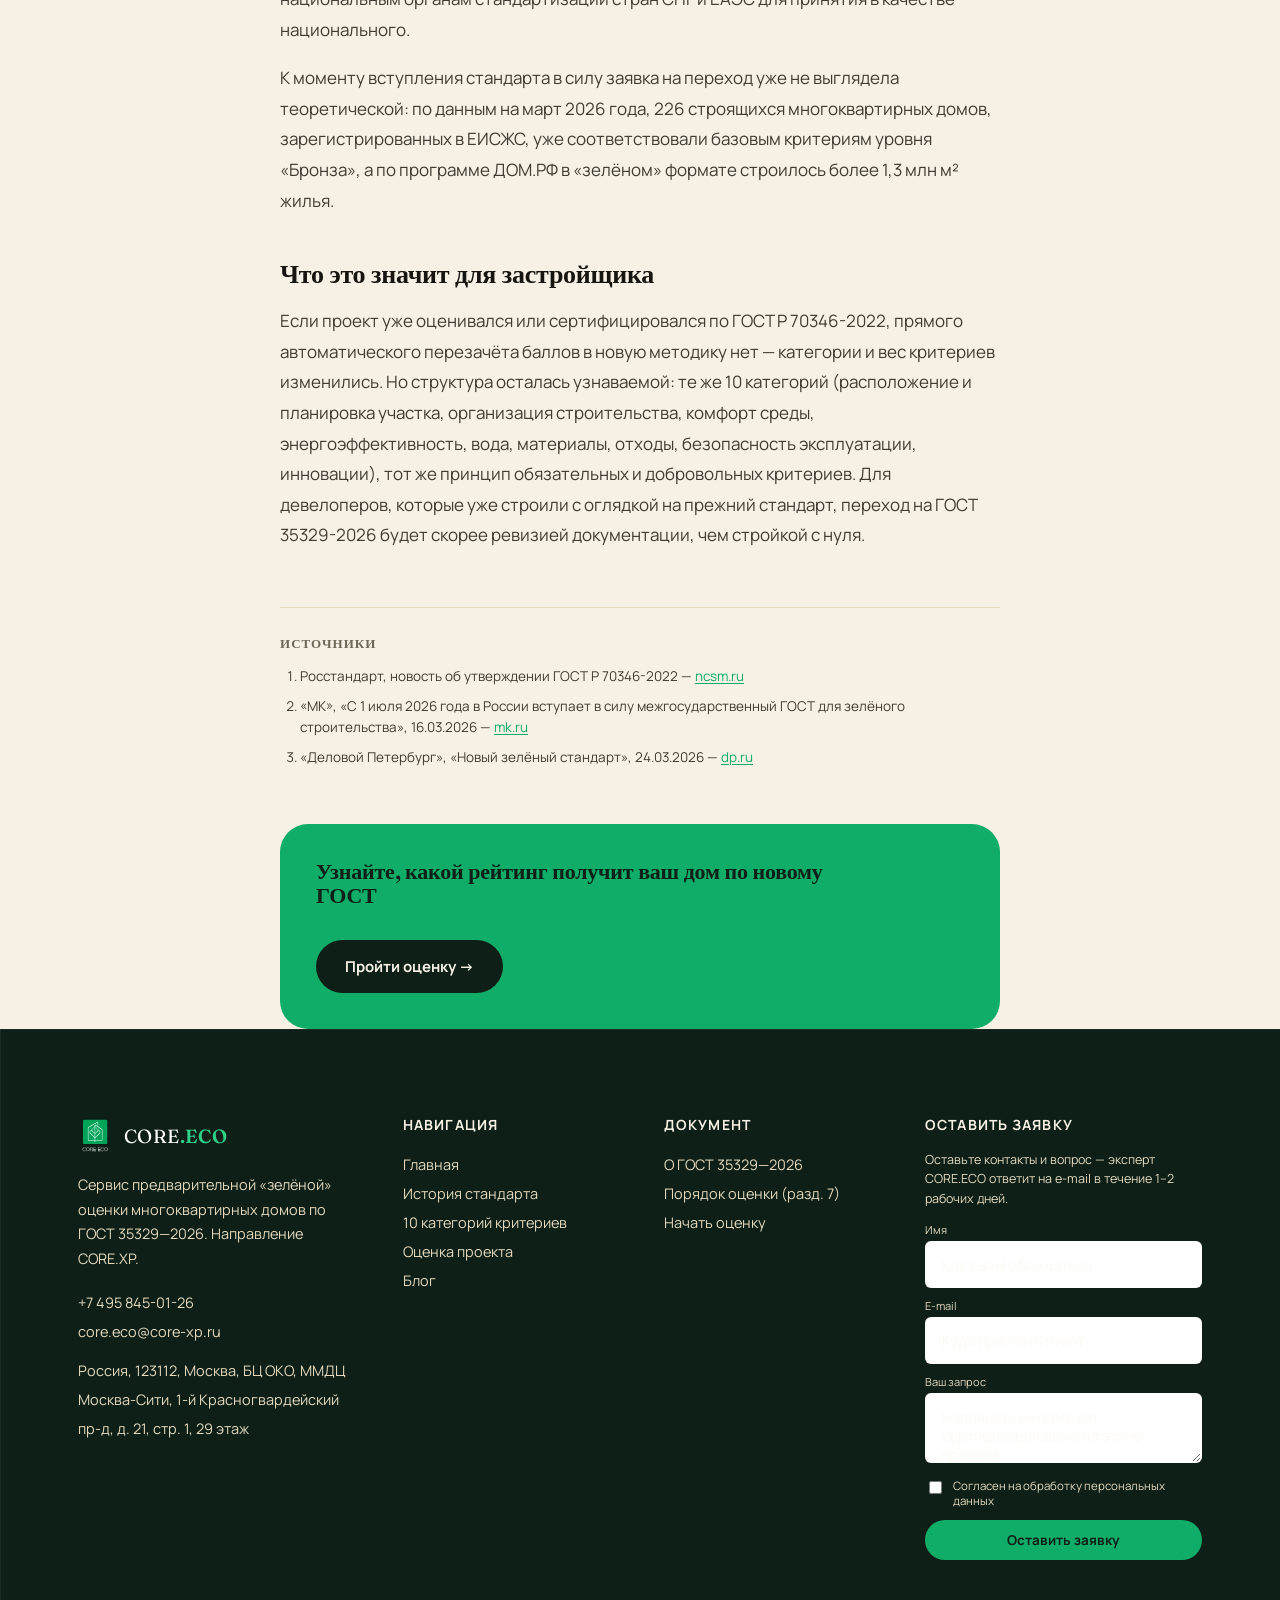
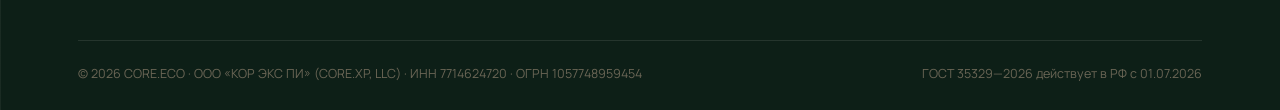
<file: blog/ot-gost-r-70346-k-35329.html>
<!doctype html>
<html lang="ru">
<head>
<meta charset="UTF-8">
<meta name="viewport" content="width=device-width, initial-scale=1">
<title>От ГОСТ Р 70346-2022 к ГОСТ 35329-2026 — CORE.ECO · МКД</title>
<meta name="description" content="Как национальный стандарт ДОМ.РФ 2022 года вырос в межгосударственный ГОСТ 35329-2026 для стран ЕАЭС.">
<link rel="icon" href="../assets/img/mark.svg" type="image/svg+xml">
<link rel="stylesheet" href="../assets/css/style.css?v=20260814b">
</head>
<body data-root="../">

<header class="site-header">
  <div class="wrap">
    <a href="../index.html" class="brand"><img src="../assets/img/mark.svg" class="mark" alt="CORE.ECO"><span class="word">CORE<b>.ECO</b></span><span class="tag">МКД</span></a>
    <nav class="nav-links" id="navLinks">
      <a href="../index.html">Главная</a>
      <a href="../index.html#standard">ГОСТ 35329—2026</a>
      <a href="../index.html#process">Как проходит оценка</a>
      <a href="index.html" class="current">Блог</a>
      <a href="../assessment.html" class="nav-cta">Пройти оценку →</a>
    </nav>
    <button class="nav-toggle" id="navToggle" aria-label="Меню"><svg width="22" height="22" viewBox="0 0 24 24" fill="none"><path d="M3 6h18M3 12h18M3 18h18" stroke="currentColor" stroke-width="2" stroke-linecap="round"/></svg></button>
  </div>
</header>

<article>
  <div class="wrap article-hero">
    <div class="article-tag">«Зелёные» МКД</div>
    <h1 class="article-title">От ГОСТ Р 70346-2022 к ГОСТ 35329-2026: как менялась «зелёная» оценка многоквартирных домов</h1>
    <div class="article-meta"><span>7 июля 2026</span><span>7 мин чтения</span></div>
  </div>

  <div class="wrap">
    <div class="article-body">
      <p>Когда в сентябре 2022 года Росстандарт утвердил ГОСТ Р 70346-2022, это был первый в России национальный стандарт балльной оценки «зелёных» многоквартирных домов. Документ разработало ПАО «ДОМ.РФ» совместно с Минстроем России, и уже с 1 ноября 2022 года он начал действовать как основа добровольной сертификации жилых зданий.</p>

      <p>Три с половиной года спустя, 1 июля 2026 года, в силу вступает его преемник — межгосударственный ГОСТ 35329-2026. Это не косметическое обновление, а качественный скачок: стандарт теперь распространяется не только на Россию, но и потенциально на другие страны ЕАЭС, а его методика заметно компактнее и строже.</p>

      <h2>Что изменилось в цифрах</h2>
      <div class="stat-callout">
        <div><b>81 → 58</b><span>критериев оценки: ГОСТ Р 70346-2022 → ГОСТ 35329-2026</span></div>
        <div><b>163 → 132</b><span>максимум баллов по методике</span></div>
        <div><b>37 → 35</b><span>обязательных критериев</span></div>
      </div>

      <p>Первая версия стандарта содержала 81 критерий (37 обязательных и 44 добровольных) с максимумом в 163 балла, а порог сертификации был простым — набрать больше половины, то есть 81 балл. Новый ГОСТ 35329-2026 сократил число критериев до 58 (35 обязательных, 23 добровольных) при максимуме в 132 балла, но взамен ввёл более строгую логику присуждения рейтинга: вместо единого порога — три ступени, «Бронза», «Серебро» и «Золото», каждая из которых требует закрытия всех обязательных критериев предыдущих ступеней.</p>

      <blockquote>Стандарт создавался с учётом опыта ведущих международных систем сертификации — BREEAM, LEED и DGNB, — адаптированного под особенности российского градостроительного и технического регулирования.</blockquote>

      <h2>Почему потребовалось новое издание</h2>
      <p>ГОСТ Р 70346-2022 был национальным стандартом Российской Федерации. Чтобы методика заработала как единый ориентир для стран ЕАЭС — а значит, могла применяться в трансграничных девелоперских и инвестиционных проектах, — потребовался межгосударственный статус. Разработку нового ГОСТ 35329-2026 вели ДОМ.РФ и ФАУ «ФЦС» при поддержке Минстроя России; документ направлен национальным органам стандартизации стран СНГ и ЕАЭС для принятия в качестве национального.</p>

      <p>К моменту вступления стандарта в силу заявка на переход уже не выглядела теоретической: по данным на март 2026 года, 226 строящихся многоквартирных домов, зарегистрированных в ЕИСЖС, уже соответствовали базовым критериям уровня «Бронза», а по программе ДОМ.РФ в «зелёном» формате строилось более 1,3 млн м² жилья.</p>

      <h2>Что это значит для застройщика</h2>
      <p>Если проект уже оценивался или сертифицировался по ГОСТ Р 70346-2022, прямого автоматического перезачёта баллов в новую методику нет — категории и вес критериев изменились. Но структура осталась узнаваемой: те же 10 категорий (расположение и планировка участка, организация строительства, комфорт среды, энергоэффективность, вода, материалы, отходы, безопасность эксплуатации, инновации), тот же принцип обязательных и добровольных критериев. Для девелоперов, которые уже строили с оглядкой на прежний стандарт, переход на ГОСТ 35329-2026 будет скорее ревизией документации, чем стройкой с нуля.</p>
    </div>

    <div class="sources-block">
      <h4>Источники</h4>
      <ol>
        <li>Росстандарт, новость об утверждении ГОСТ Р 70346-2022 — <a href="https://www.ncsm.ru/press-center/news/novosti-rosstandarta/v-rossii-utverzhden-zelenyy-standart-dlya-mnogokvartirnogo-zhilya/" target="_blank" rel="noopener">ncsm.ru</a></li>
        <li>«МК», «С 1 июля 2026 года в России вступает в силу межгосударственный ГОСТ для зелёного строительства», 16.03.2026 — <a href="https://www.mk.ru/economics/2026/03/16/s-1-iyulya-2026-goda-v-rossii-vstupaet-v-silu-mezhgosudarstvennyy-gost-dlya-zelenogo-stroitelstva.html" target="_blank" rel="noopener">mk.ru</a></li>
        <li>«Деловой Петербург», «Новый зелёный стандарт», 24.03.2026 — <a href="https://www.dp.ru/a/2026/03/24/novij-zelenij-standart" target="_blank" rel="noopener">dp.ru</a></li>
      </ol>
    </div>

    <div class="article-cta">
      <div class="cta-band" style="padding:36px;">
        <div><h3 style="font-size:22px;">Узнайте, какой рейтинг получит ваш дом по новому ГОСТ</h3></div>
        <a href="../assessment.html" class="btn btn-dark">Пройти оценку →</a>
      </div>
    </div>
  </div>
</article>

<div id="footer-placeholder"></div>
<script src="../assets/js/config.js?v=20260720"></script>
<script src="../assets/js/main.js?v=20260720"></script>
<script src="../assets/js/footer.js?v=20260720"></script>
<script src="../assets/js/feedback.js?v=20260720"></script>
</body>
</html>
</file>
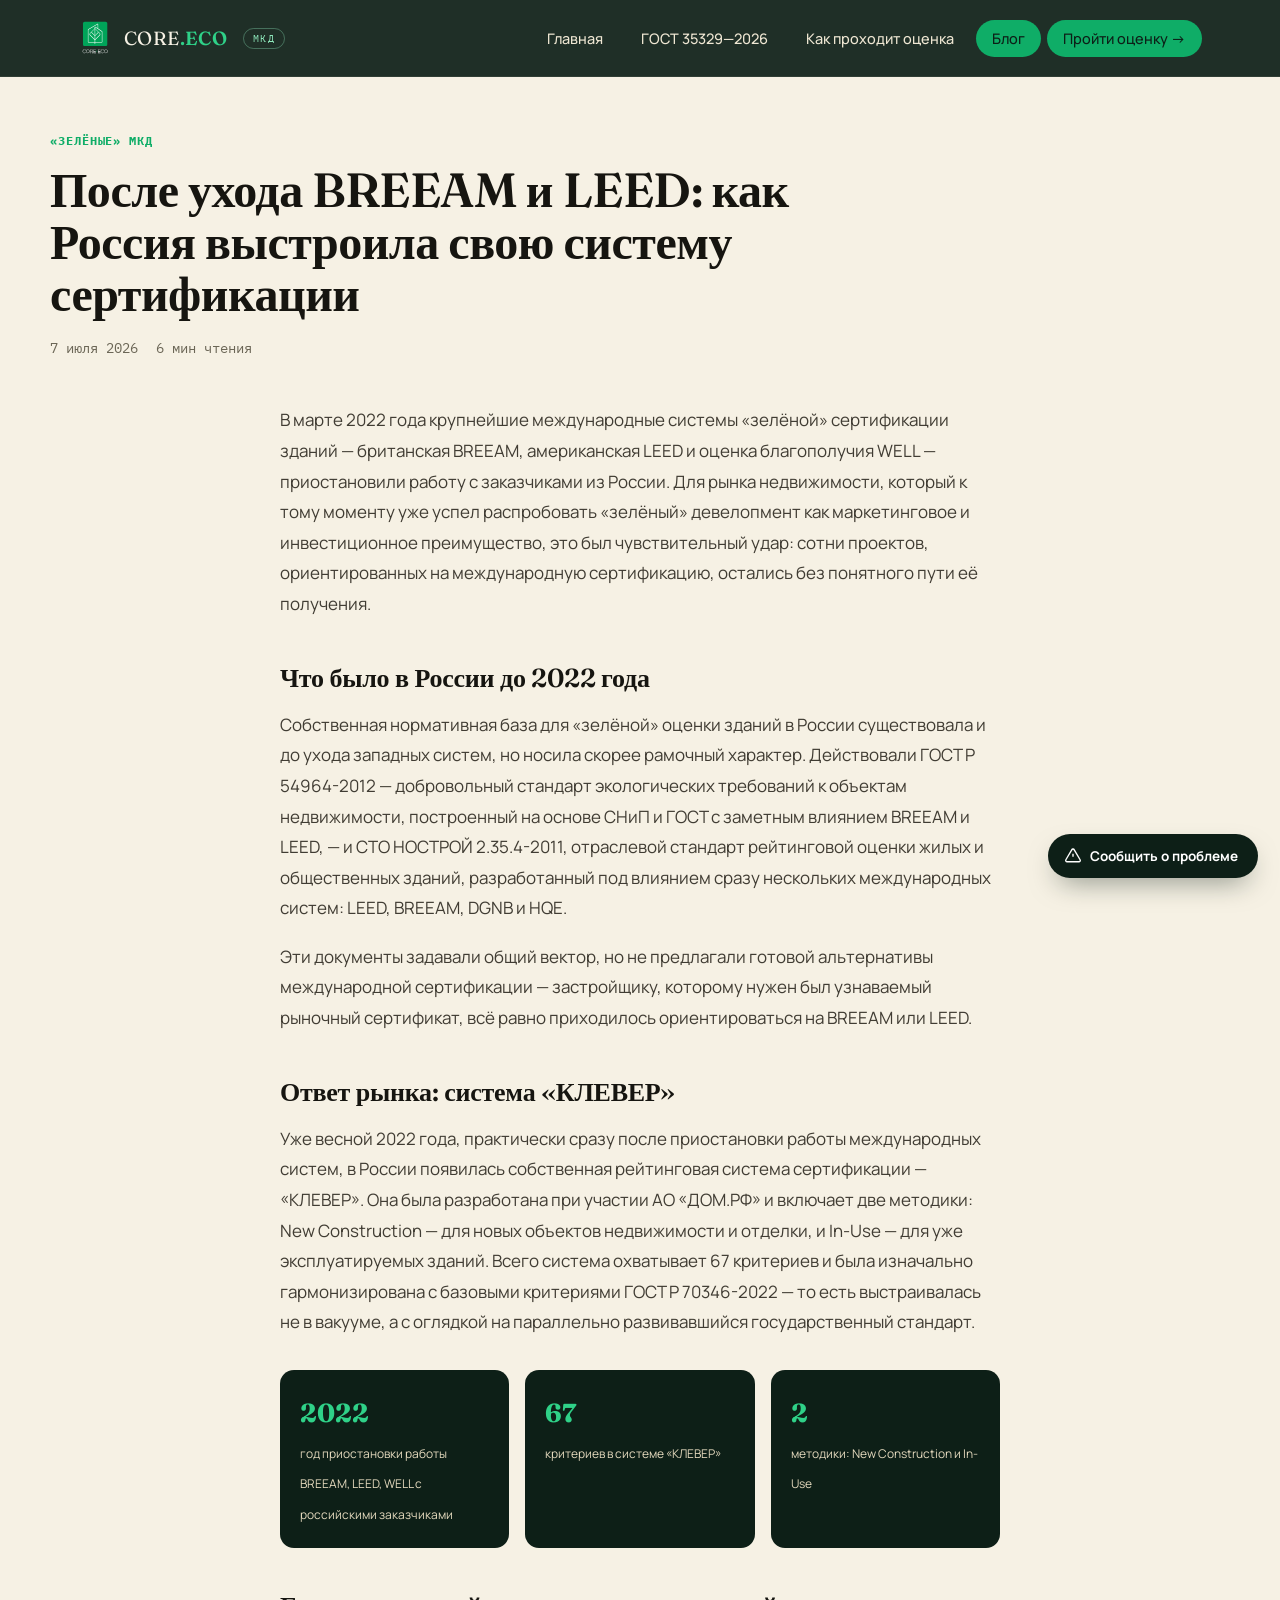
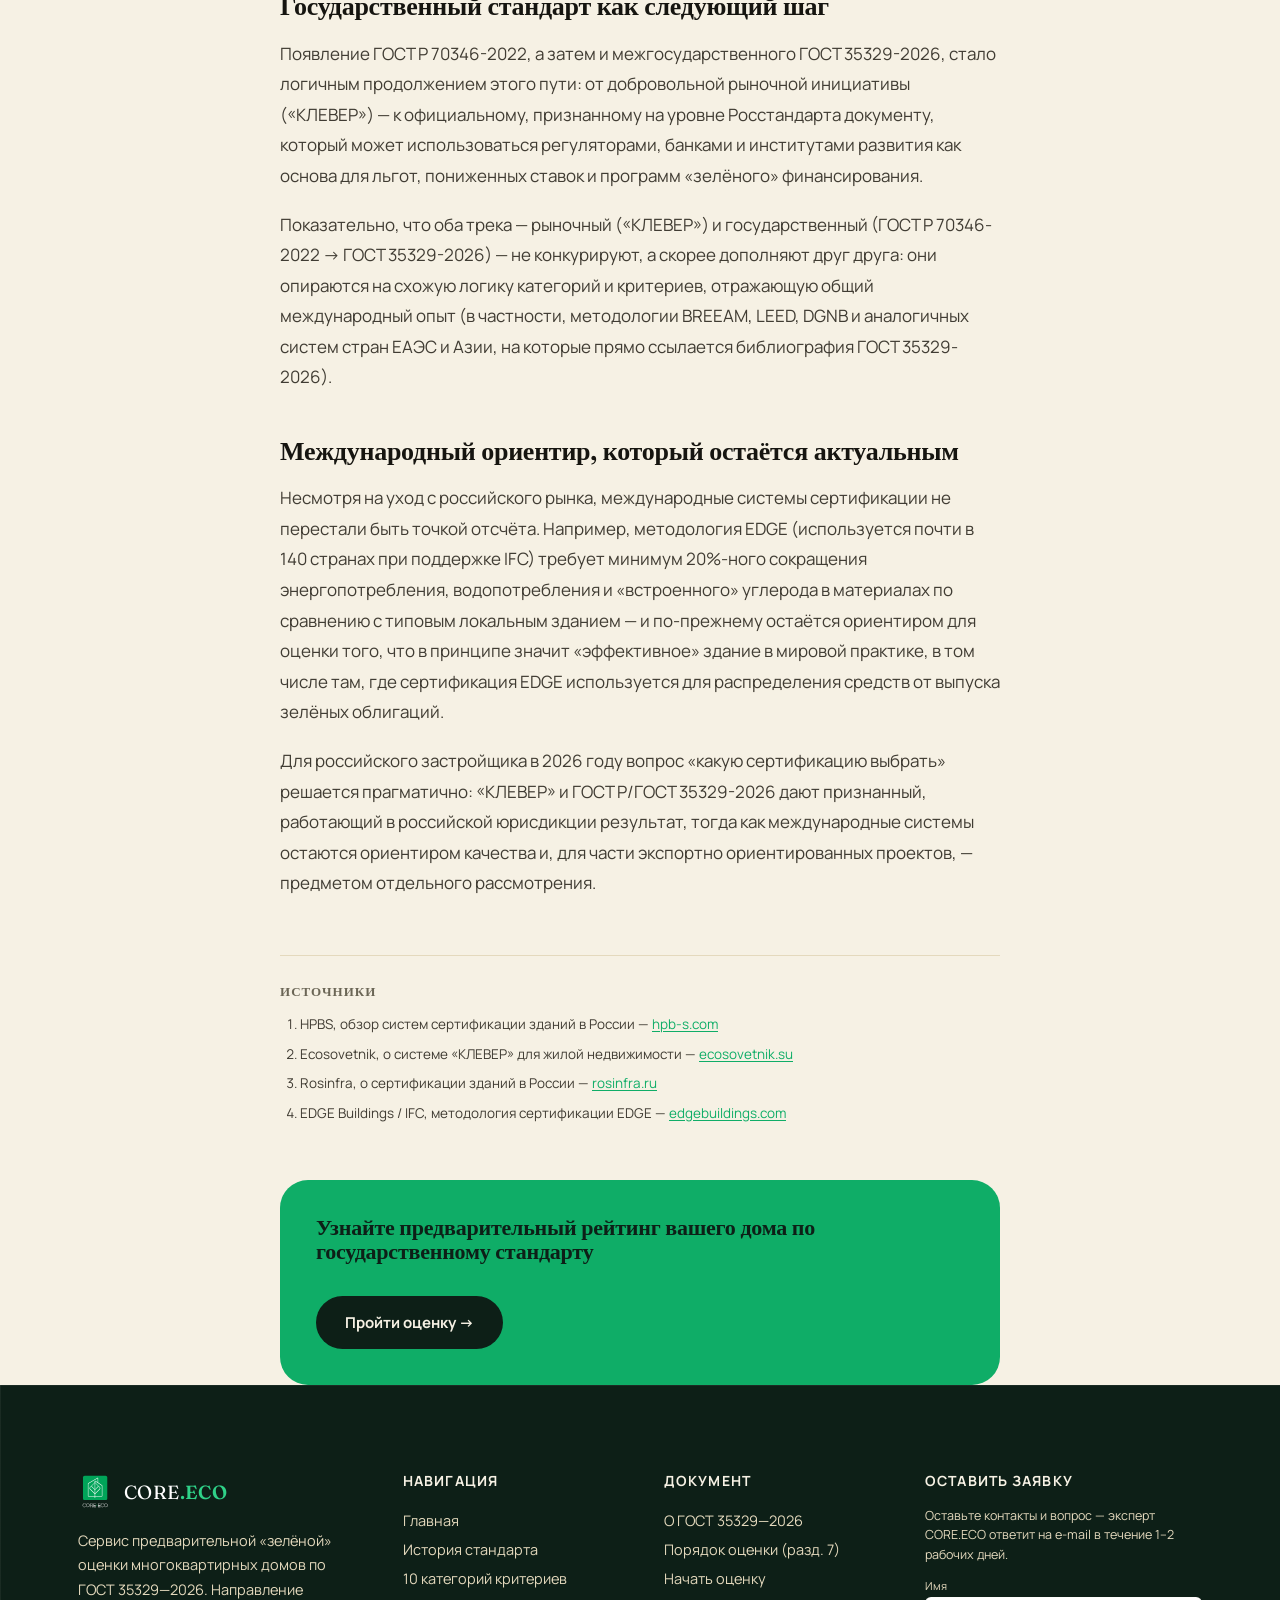
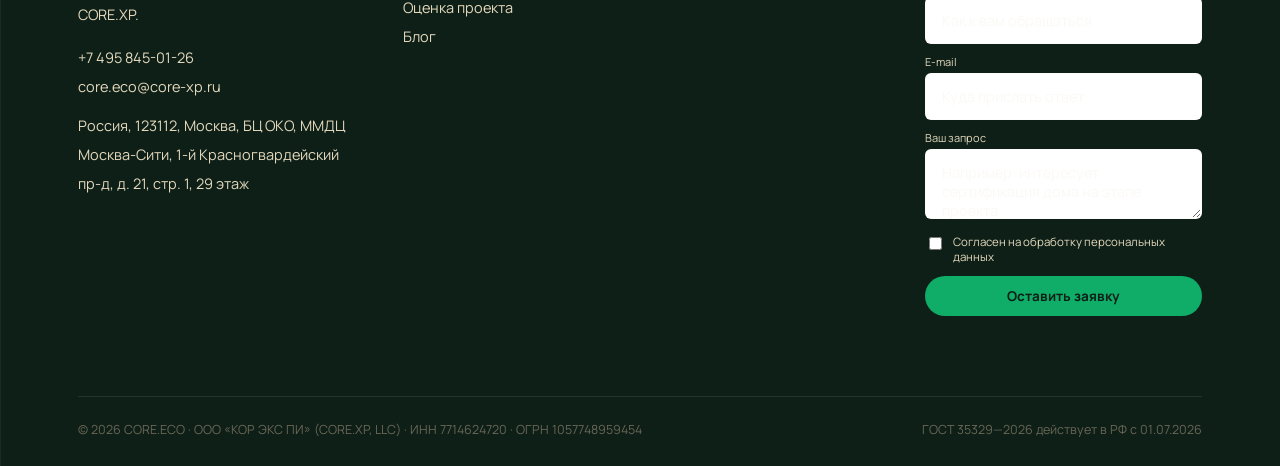
<file: blog/posle-ukhoda-breeam-leed.html>
<!doctype html>
<html lang="ru">
<head>
<meta charset="UTF-8">
<meta name="viewport" content="width=device-width, initial-scale=1">
<title>После ухода BREEAM и LEED — CORE.ECO · МКД</title>
<meta name="description" content="От СТО НОСТРОЙ и ГОСТ Р 54964 до системы «КЛЕВЕР» — путь импортозамещения в «зелёной» сертификации жилья.">
<link rel="icon" href="../assets/img/mark.svg" type="image/svg+xml">
<link rel="stylesheet" href="../assets/css/style.css?v=20260814b">
</head>
<body data-root="../">

<header class="site-header">
  <div class="wrap">
    <a href="../index.html" class="brand"><img src="../assets/img/mark.svg" class="mark" alt="CORE.ECO"><span class="word">CORE<b>.ECO</b></span><span class="tag">МКД</span></a>
    <nav class="nav-links" id="navLinks">
      <a href="../index.html">Главная</a>
      <a href="../index.html#standard">ГОСТ 35329—2026</a>
      <a href="../index.html#process">Как проходит оценка</a>
      <a href="index.html" class="current">Блог</a>
      <a href="../assessment.html" class="nav-cta">Пройти оценку →</a>
    </nav>
    <button class="nav-toggle" id="navToggle" aria-label="Меню"><svg width="22" height="22" viewBox="0 0 24 24" fill="none"><path d="M3 6h18M3 12h18M3 18h18" stroke="currentColor" stroke-width="2" stroke-linecap="round"/></svg></button>
  </div>
</header>

<article>
  <div class="wrap article-hero">
    <div class="article-tag">«Зелёные» МКД</div>
    <h1 class="article-title">После ухода BREEAM и LEED: как Россия выстроила свою систему сертификации</h1>
    <div class="article-meta"><span>7 июля 2026</span><span>6 мин чтения</span></div>
  </div>

  <div class="wrap">
    <div class="article-body">
      <p>В марте 2022 года крупнейшие международные системы «зелёной» сертификации зданий — британская BREEAM, американская LEED и оценка благополучия WELL — приостановили работу с заказчиками из России. Для рынка недвижимости, который к тому моменту уже успел распробовать «зелёный» девелопмент как маркетинговое и инвестиционное преимущество, это был чувствительный удар: сотни проектов, ориентированных на международную сертификацию, остались без понятного пути её получения.</p>

      <h2>Что было в России до 2022 года</h2>
      <p>Собственная нормативная база для «зелёной» оценки зданий в России существовала и до ухода западных систем, но носила скорее рамочный характер. Действовали ГОСТ Р 54964-2012 — добровольный стандарт экологических требований к объектам недвижимости, построенный на основе СНиП и ГОСТ с заметным влиянием BREEAM и LEED, — и СТО НОСТРОЙ 2.35.4-2011, отраслевой стандарт рейтинговой оценки жилых и общественных зданий, разработанный под влиянием сразу нескольких международных систем: LEED, BREEAM, DGNB и HQE.</p>

      <p>Эти документы задавали общий вектор, но не предлагали готовой альтернативы международной сертификации — застройщику, которому нужен был узнаваемый рыночный сертификат, всё равно приходилось ориентироваться на BREEAM или LEED.</p>

      <h2>Ответ рынка: система «КЛЕВЕР»</h2>
      <p>Уже весной 2022 года, практически сразу после приостановки работы международных систем, в России появилась собственная рейтинговая система сертификации — «КЛЕВЕР». Она была разработана при участии АО «ДОМ.РФ» и включает две методики: New Construction — для новых объектов недвижимости и отделки, и In-Use — для уже эксплуатируемых зданий. Всего система охватывает 67 критериев и была изначально гармонизирована с базовыми критериями ГОСТ Р 70346-2022 — то есть выстраивалась не в вакууме, а с оглядкой на параллельно развивавшийся государственный стандарт.</p>

      <div class="stat-callout">
        <div><b>2022</b><span>год приостановки работы BREEAM, LEED, WELL с российскими заказчиками</span></div>
        <div><b>67</b><span>критериев в системе «КЛЕВЕР»</span></div>
        <div><b>2</b><span>методики: New Construction и In-Use</span></div>
      </div>

      <h2>Государственный стандарт как следующий шаг</h2>
      <p>Появление ГОСТ Р 70346-2022, а затем и межгосударственного ГОСТ 35329-2026, стало логичным продолжением этого пути: от добровольной рыночной инициативы («КЛЕВЕР») — к официальному, признанному на уровне Росстандарта документу, который может использоваться регуляторами, банками и институтами развития как основа для льгот, пониженных ставок и программ «зелёного» финансирования.</p>

      <p>Показательно, что оба трека — рыночный («КЛЕВЕР») и государственный (ГОСТ Р 70346-2022 → ГОСТ 35329-2026) — не конкурируют, а скорее дополняют друг друга: они опираются на схожую логику категорий и критериев, отражающую общий международный опыт (в частности, методологии BREEAM, LEED, DGNB и аналогичных систем стран ЕАЭС и Азии, на которые прямо ссылается библиография ГОСТ 35329-2026).</p>

      <h2>Международный ориентир, который остаётся актуальным</h2>
      <p>Несмотря на уход с российского рынка, международные системы сертификации не перестали быть точкой отсчёта. Например, методология EDGE (используется почти в 140 странах при поддержке IFC) требует минимум 20%-ного сокращения энергопотребления, водопотребления и «встроенного» углерода в материалах по сравнению с типовым локальным зданием — и по-прежнему остаётся ориентиром для оценки того, что в принципе значит «эффективное» здание в мировой практике, в том числе там, где сертификация EDGE используется для распределения средств от выпуска зелёных облигаций.</p>

      <p>Для российского застройщика в 2026 году вопрос «какую сертификацию выбрать» решается прагматично: «КЛЕВЕР» и ГОСТ Р/ГОСТ 35329-2026 дают признанный, работающий в российской юрисдикции результат, тогда как международные системы остаются ориентиром качества и, для части экспортно ориентированных проектов, — предметом отдельного рассмотрения.</p>
    </div>

    <div class="sources-block">
      <h4>Источники</h4>
      <ol>
        <li>HPBS, обзор систем сертификации зданий в России — <a href="https://hpb-s.com/en/news/russian-building-certification-system/" target="_blank" rel="noopener">hpb-s.com</a></li>
        <li>Ecosovetnik, о системе «КЛЕВЕР» для жилой недвижимости — <a href="https://ecosovetnik.su/clever_residential" target="_blank" rel="noopener">ecosovetnik.su</a></li>
        <li>Rosinfra, о сертификации зданий в России — <a href="https://rosinfra.ru/building-certification/" target="_blank" rel="noopener">rosinfra.ru</a></li>
        <li>EDGE Buildings / IFC, методология сертификации EDGE — <a href="https://edgebuildings.com/about/ifc-green-buildings/" target="_blank" rel="noopener">edgebuildings.com</a></li>
      </ol>
    </div>

    <div class="article-cta">
      <div class="cta-band" style="padding:36px;">
        <div><h3 style="font-size:22px;">Узнайте предварительный рейтинг вашего дома по государственному стандарту</h3></div>
        <a href="../assessment.html" class="btn btn-dark">Пройти оценку →</a>
      </div>
    </div>
  </div>
</article>

<div id="footer-placeholder"></div>
<script src="../assets/js/config.js?v=20260720"></script>
<script src="../assets/js/main.js?v=20260720"></script>
<script src="../assets/js/footer.js?v=20260720"></script>
<script src="../assets/js/feedback.js?v=20260720"></script>
</body>
</html>
</file>
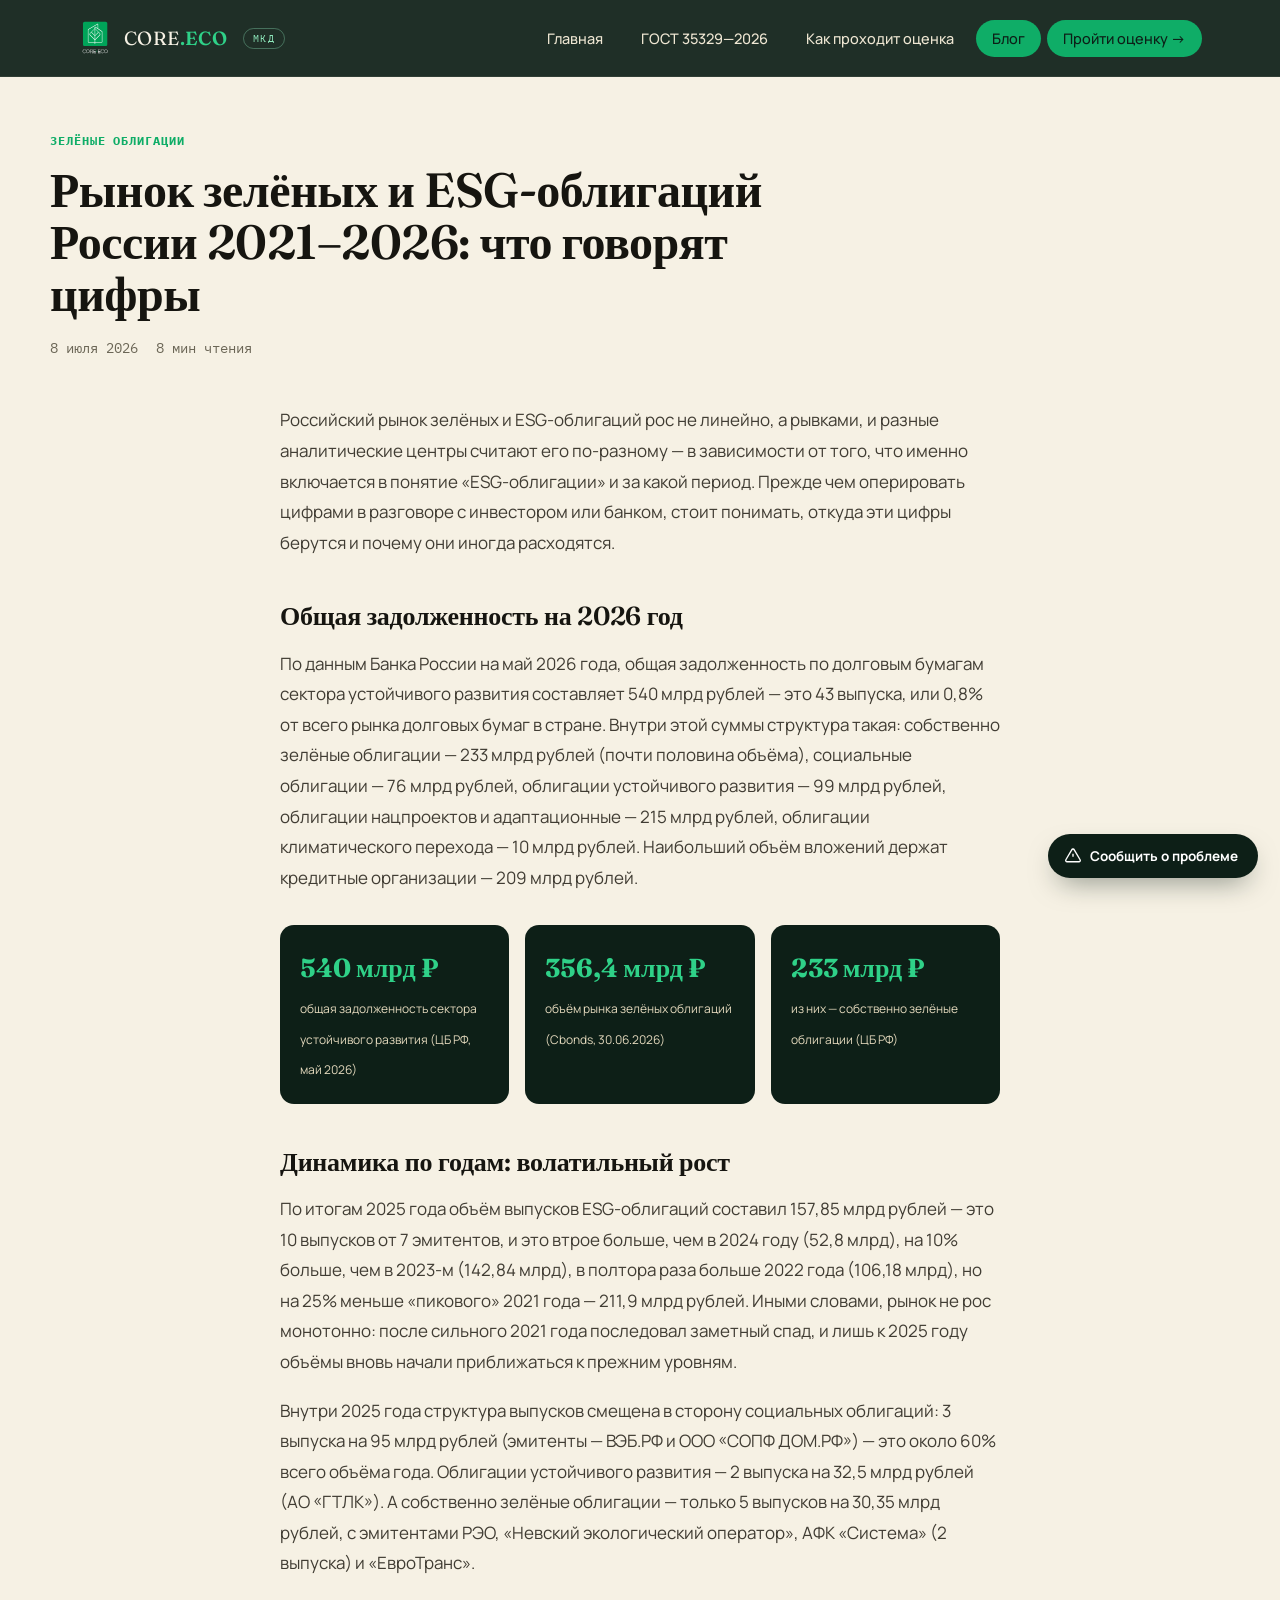
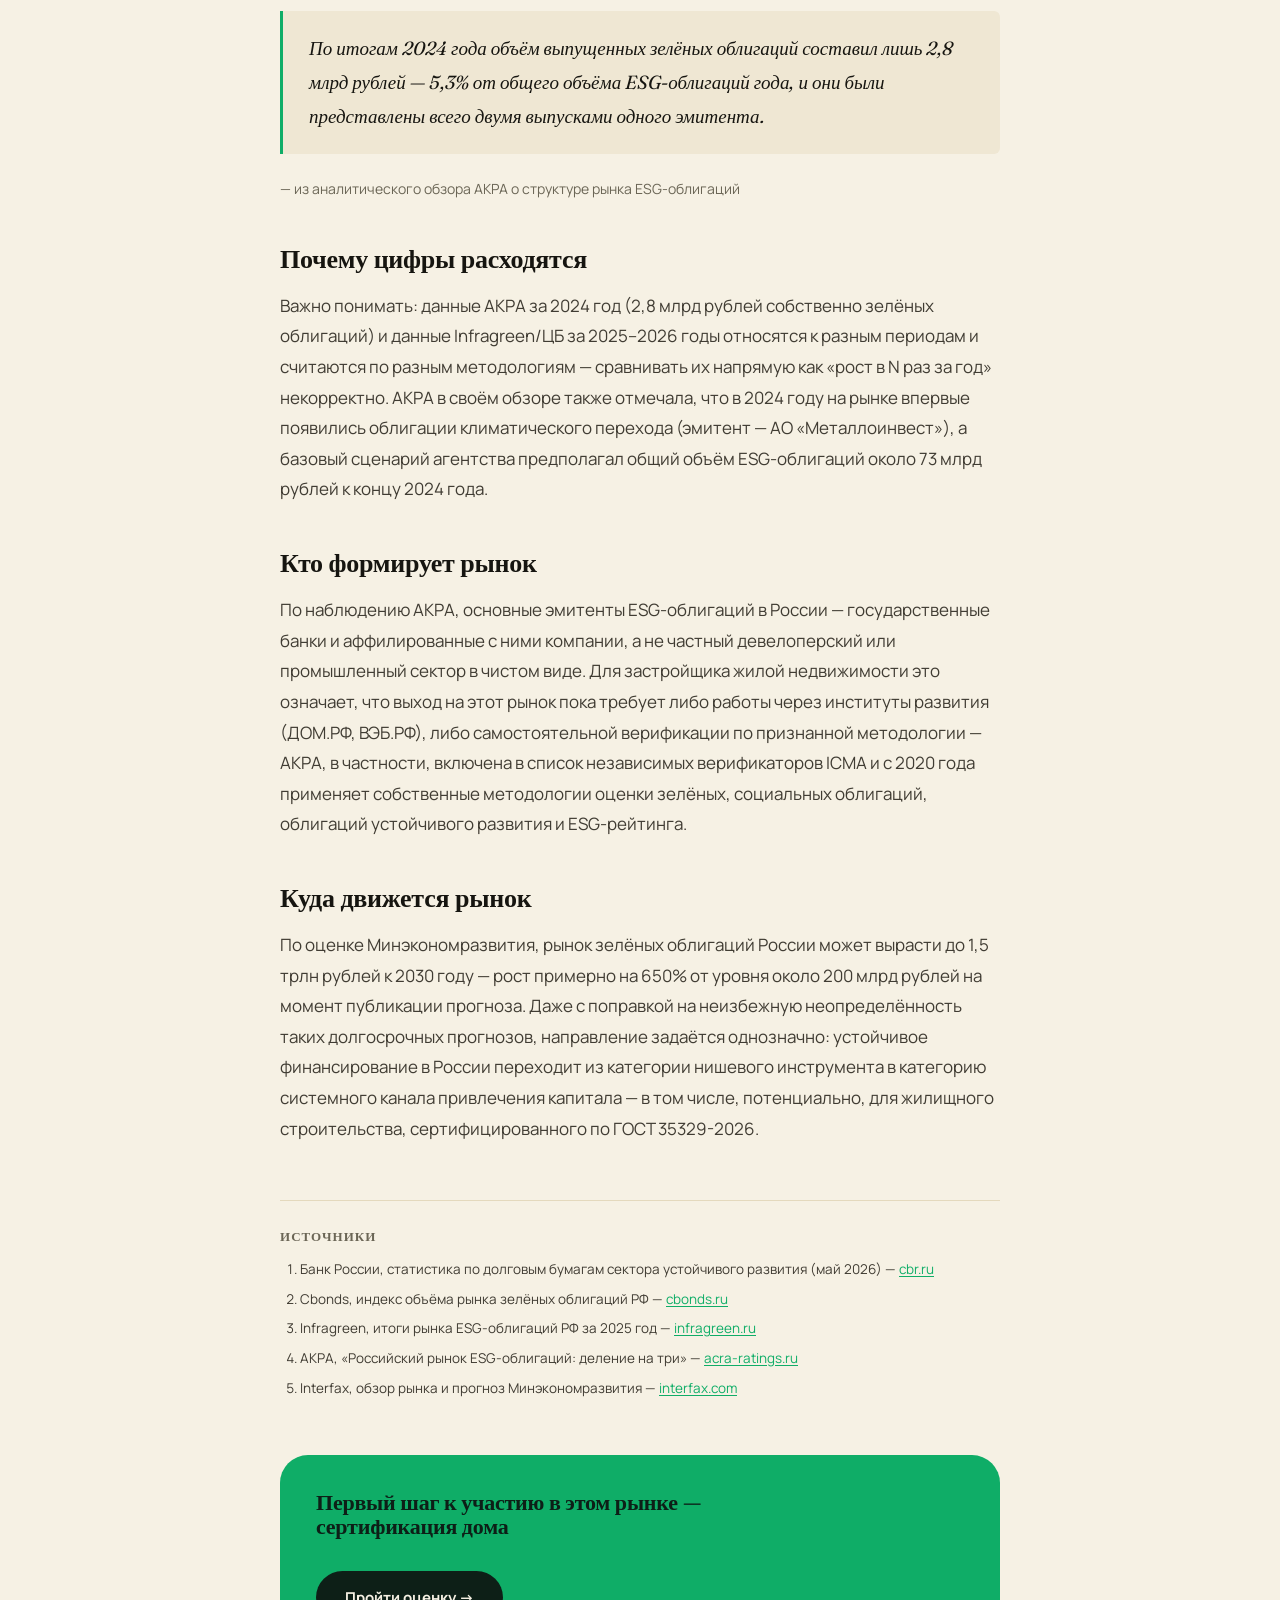
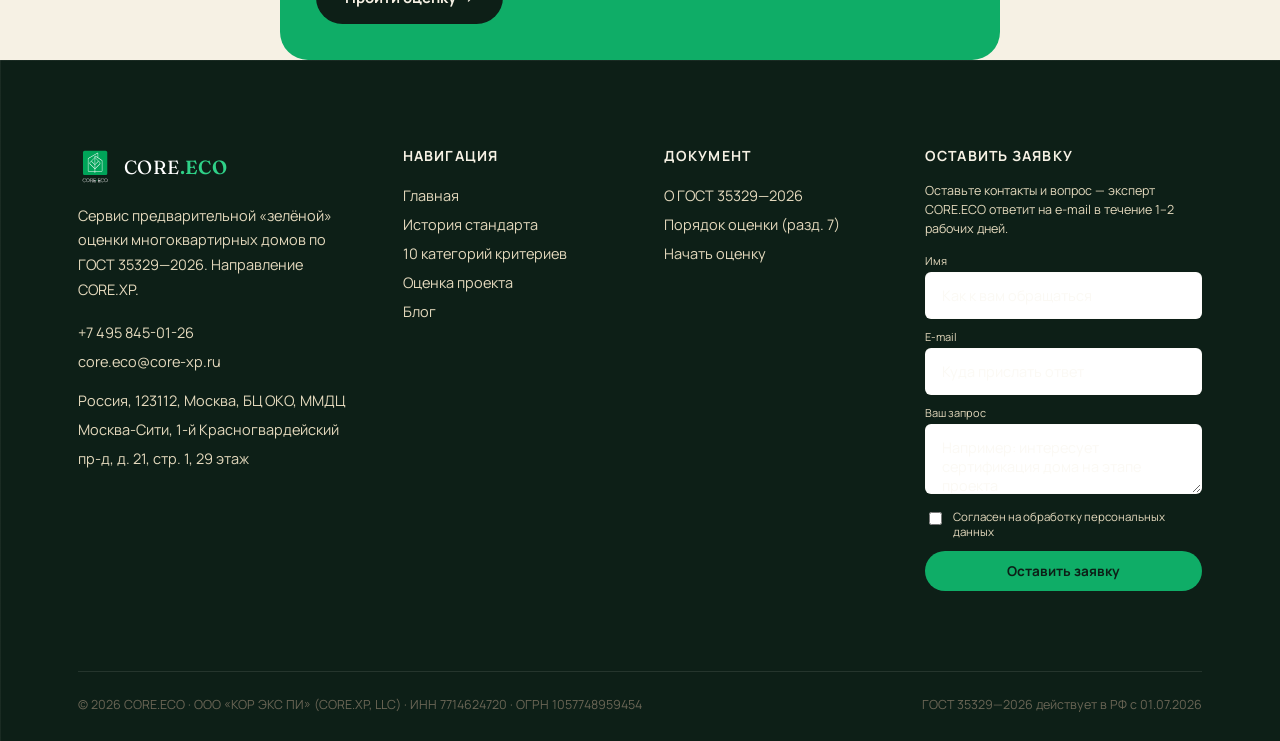
<file: blog/rynok-zelenykh-obligatsiy-v-tsifrakh.html>
<!doctype html>
<html lang="ru">
<head>
<meta charset="UTF-8">
<meta name="viewport" content="width=device-width, initial-scale=1">
<title>Рынок зелёных облигаций России в цифрах — CORE.ECO · МКД</title>
<meta name="description" content="От 211,9 млрд руб. в 2021 году до 540 млрд руб. общей задолженности в 2026-м — прослеживаем динамику и её причины.">
<link rel="icon" href="../assets/img/mark.svg" type="image/svg+xml">
<link rel="stylesheet" href="../assets/css/style.css?v=20260814b">
</head>
<body data-root="../">

<header class="site-header">
  <div class="wrap">
    <a href="../index.html" class="brand"><img src="../assets/img/mark.svg" class="mark" alt="CORE.ECO"><span class="word">CORE<b>.ECO</b></span><span class="tag">МКД</span></a>
    <nav class="nav-links" id="navLinks">
      <a href="../index.html">Главная</a>
      <a href="../index.html#standard">ГОСТ 35329—2026</a>
      <a href="../index.html#process">Как проходит оценка</a>
      <a href="index.html" class="current">Блог</a>
      <a href="../assessment.html" class="nav-cta">Пройти оценку →</a>
    </nav>
    <button class="nav-toggle" id="navToggle" aria-label="Меню"><svg width="22" height="22" viewBox="0 0 24 24" fill="none"><path d="M3 6h18M3 12h18M3 18h18" stroke="currentColor" stroke-width="2" stroke-linecap="round"/></svg></button>
  </div>
</header>

<article>
  <div class="wrap article-hero">
    <div class="article-tag">Зелёные облигации</div>
    <h1 class="article-title">Рынок зелёных и ESG-облигаций России 2021–2026: что говорят цифры</h1>
    <div class="article-meta"><span>8 июля 2026</span><span>8 мин чтения</span></div>
  </div>

  <div class="wrap">
    <div class="article-body">
      <p>Российский рынок зелёных и ESG-облигаций рос не линейно, а рывками, и разные аналитические центры считают его по-разному — в зависимости от того, что именно включается в понятие «ESG-облигации» и за какой период. Прежде чем оперировать цифрами в разговоре с инвестором или банком, стоит понимать, откуда эти цифры берутся и почему они иногда расходятся.</p>

      <h2>Общая задолженность на 2026 год</h2>
      <p>По данным Банка России на май 2026 года, общая задолженность по долговым бумагам сектора устойчивого развития составляет 540 млрд рублей — это 43 выпуска, или 0,8% от всего рынка долговых бумаг в стране. Внутри этой суммы структура такая: собственно зелёные облигации — 233 млрд рублей (почти половина объёма), социальные облигации — 76 млрд рублей, облигации устойчивого развития — 99 млрд рублей, облигации нацпроектов и адаптационные — 215 млрд рублей, облигации климатического перехода — 10 млрд рублей. Наибольший объём вложений держат кредитные организации — 209 млрд рублей.</p>

      <div class="stat-callout">
        <div><b>540 млрд ₽</b><span>общая задолженность сектора устойчивого развития (ЦБ РФ, май 2026)</span></div>
        <div><b>356,4 млрд ₽</b><span>объём рынка зелёных облигаций (Cbonds, 30.06.2026)</span></div>
        <div><b>233 млрд ₽</b><span>из них — собственно зелёные облигации (ЦБ РФ)</span></div>
      </div>

      <h2>Динамика по годам: волатильный рост</h2>
      <p>По итогам 2025 года объём выпусков ESG-облигаций составил 157,85 млрд рублей — это 10 выпусков от 7 эмитентов, и это втрое больше, чем в 2024 году (52,8 млрд), на 10% больше, чем в 2023-м (142,84 млрд), в полтора раза больше 2022 года (106,18 млрд), но на 25% меньше «пикового» 2021 года — 211,9 млрд рублей. Иными словами, рынок не рос монотонно: после сильного 2021 года последовал заметный спад, и лишь к 2025 году объёмы вновь начали приближаться к прежним уровням.</p>

      <p>Внутри 2025 года структура выпусков смещена в сторону социальных облигаций: 3 выпуска на 95 млрд рублей (эмитенты — ВЭБ.РФ и ООО «СОПФ ДОМ.РФ») — это около 60% всего объёма года. Облигации устойчивого развития — 2 выпуска на 32,5 млрд рублей (АО «ГТЛК»). А собственно зелёные облигации — только 5 выпусков на 30,35 млрд рублей, с эмитентами РЭО, «Невский экологический оператор», АФК «Система» (2 выпуска) и «ЕвроТранс».</p>

      <blockquote>По итогам 2024 года объём выпущенных зелёных облигаций составил лишь 2,8 млрд рублей — 5,3% от общего объёма ESG-облигаций года, и они были представлены всего двумя выпусками одного эмитента.</blockquote>
      <p style="font-size:14px;color:var(--ink-500);margin-top:-10px;">— из аналитического обзора АКРА о структуре рынка ESG-облигаций</p>

      <h2>Почему цифры расходятся</h2>
      <p>Важно понимать: данные АКРА за 2024 год (2,8 млрд рублей собственно зелёных облигаций) и данные Infragreen/ЦБ за 2025–2026 годы относятся к разным периодам и считаются по разным методологиям — сравнивать их напрямую как «рост в N раз за год» некорректно. АКРА в своём обзоре также отмечала, что в 2024 году на рынке впервые появились облигации климатического перехода (эмитент — АО «Металлоинвест»), а базовый сценарий агентства предполагал общий объём ESG-облигаций около 73 млрд рублей к концу 2024 года.</p>

      <h2>Кто формирует рынок</h2>
      <p>По наблюдению АКРА, основные эмитенты ESG-облигаций в России — государственные банки и аффилированные с ними компании, а не частный девелоперский или промышленный сектор в чистом виде. Для застройщика жилой недвижимости это означает, что выход на этот рынок пока требует либо работы через институты развития (ДОМ.РФ, ВЭБ.РФ), либо самостоятельной верификации по признанной методологии — АКРА, в частности, включена в список независимых верификаторов ICMA и с 2020 года применяет собственные методологии оценки зелёных, социальных облигаций, облигаций устойчивого развития и ESG-рейтинга.</p>

      <h2>Куда движется рынок</h2>
      <p>По оценке Минэкономразвития, рынок зелёных облигаций России может вырасти до 1,5 трлн рублей к 2030 году — рост примерно на 650% от уровня около 200 млрд рублей на момент публикации прогноза. Даже с поправкой на неизбежную неопределённость таких долгосрочных прогнозов, направление задаётся однозначно: устойчивое финансирование в России переходит из категории нишевого инструмента в категорию системного канала привлечения капитала — в том числе, потенциально, для жилищного строительства, сертифицированного по ГОСТ 35329-2026.</p>
    </div>

    <div class="sources-block">
      <h4>Источники</h4>
      <ol>
        <li>Банк России, статистика по долговым бумагам сектора устойчивого развития (май 2026) — <a href="https://www.cbr.ru/statistics/macro_itm/sec_st/issue_sector/" target="_blank" rel="noopener">cbr.ru</a></li>
        <li>Cbonds, индекс объёма рынка зелёных облигаций РФ — <a href="https://cbonds.ru/indexes/72465/" target="_blank" rel="noopener">cbonds.ru</a></li>
        <li>Infragreen, итоги рынка ESG-облигаций РФ за 2025 год — <a href="https://infragreen.ru/esg-oblighatsii-v-rossii-v-2025-ghodu-kratkiie-itoghi/" target="_blank" rel="noopener">infragreen.ru</a></li>
        <li>АКРА, «Российский рынок ESG-облигаций: деление на три» — <a href="https://www.acra-ratings.ru/research/2807/" target="_blank" rel="noopener">acra-ratings.ru</a></li>
        <li>Interfax, обзор рынка и прогноз Минэкономразвития — <a href="https://interfax.com/newsroom/top-stories/73103/" target="_blank" rel="noopener">interfax.com</a></li>
      </ol>
    </div>

    <div class="article-cta">
      <div class="cta-band" style="padding:36px;">
        <div><h3 style="font-size:22px;">Первый шаг к участию в этом рынке — сертификация дома</h3></div>
        <a href="../assessment.html" class="btn btn-dark">Пройти оценку →</a>
      </div>
    </div>
  </div>
</article>

<div id="footer-placeholder"></div>
<script src="../assets/js/config.js?v=20260720"></script>
<script src="../assets/js/main.js?v=20260720"></script>
<script src="../assets/js/footer.js?v=20260720"></script>
<script src="../assets/js/feedback.js?v=20260720"></script>
</body>
</html>
</file>
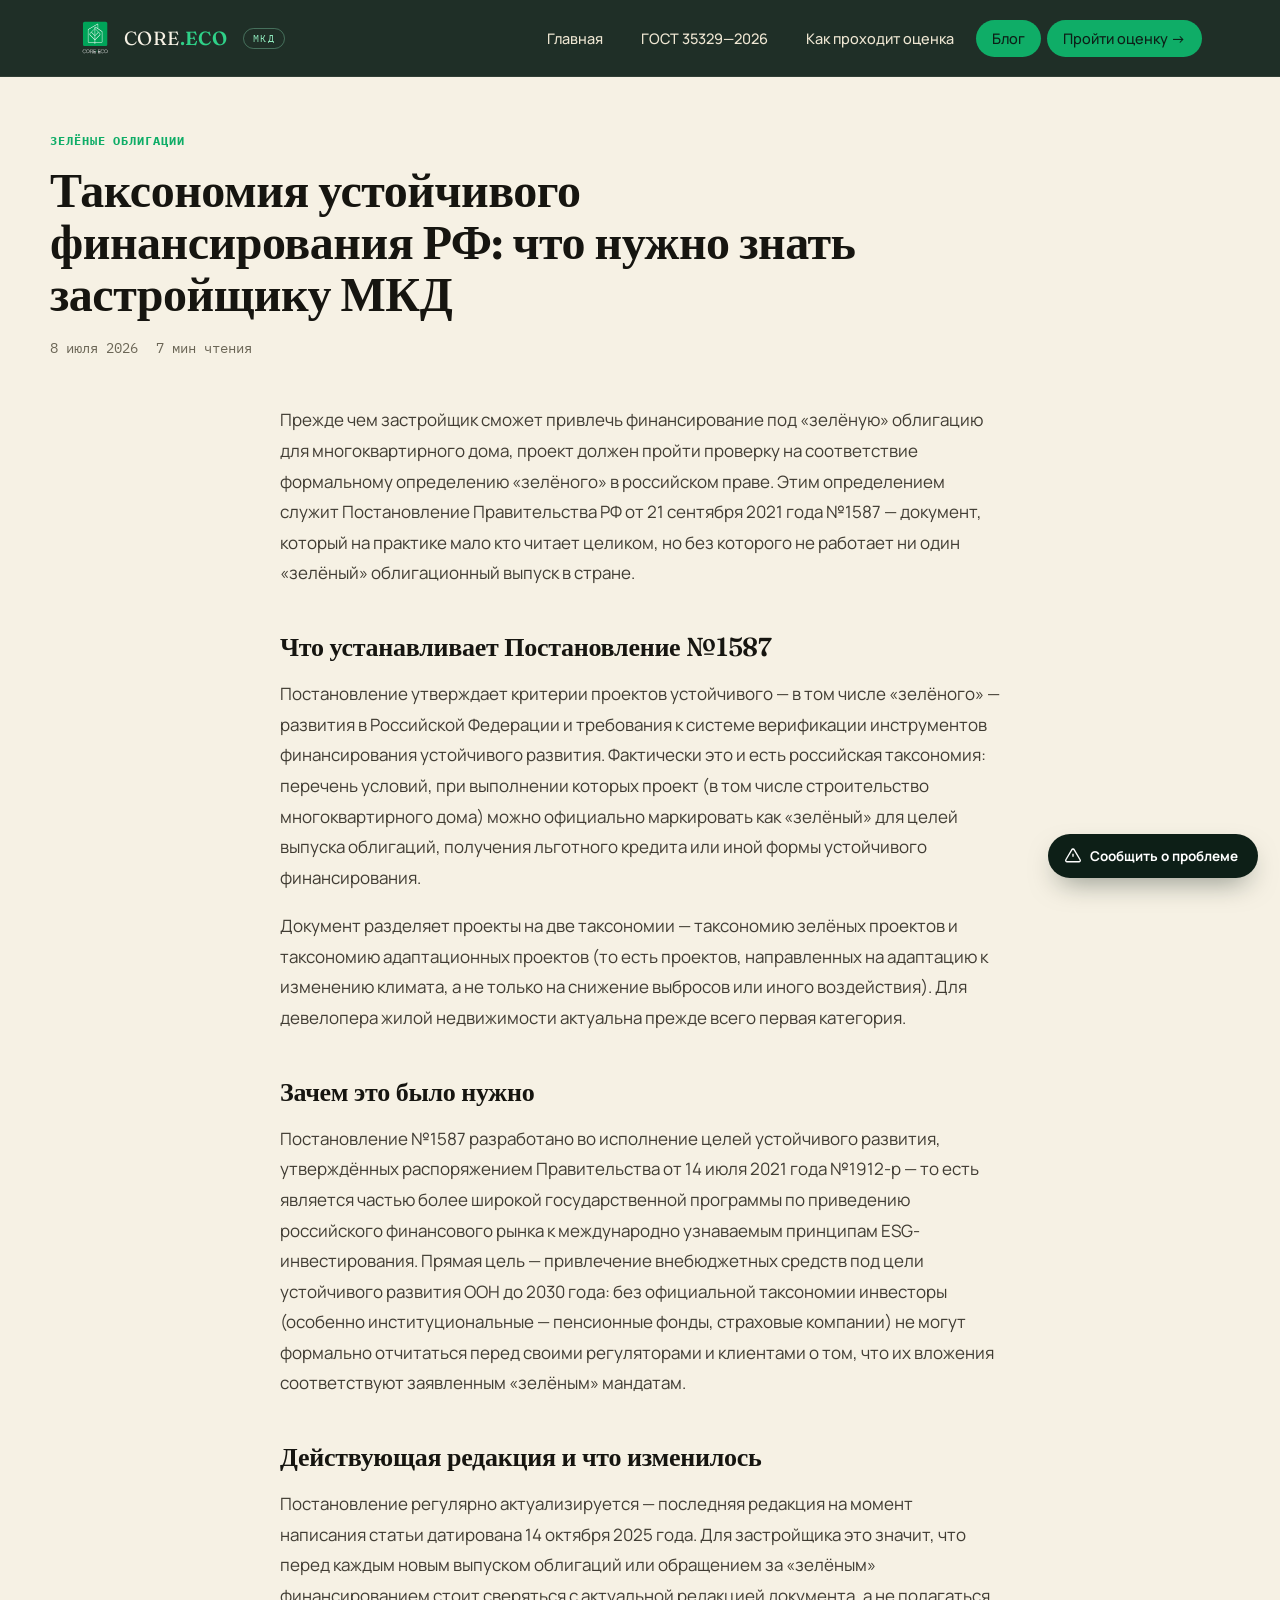
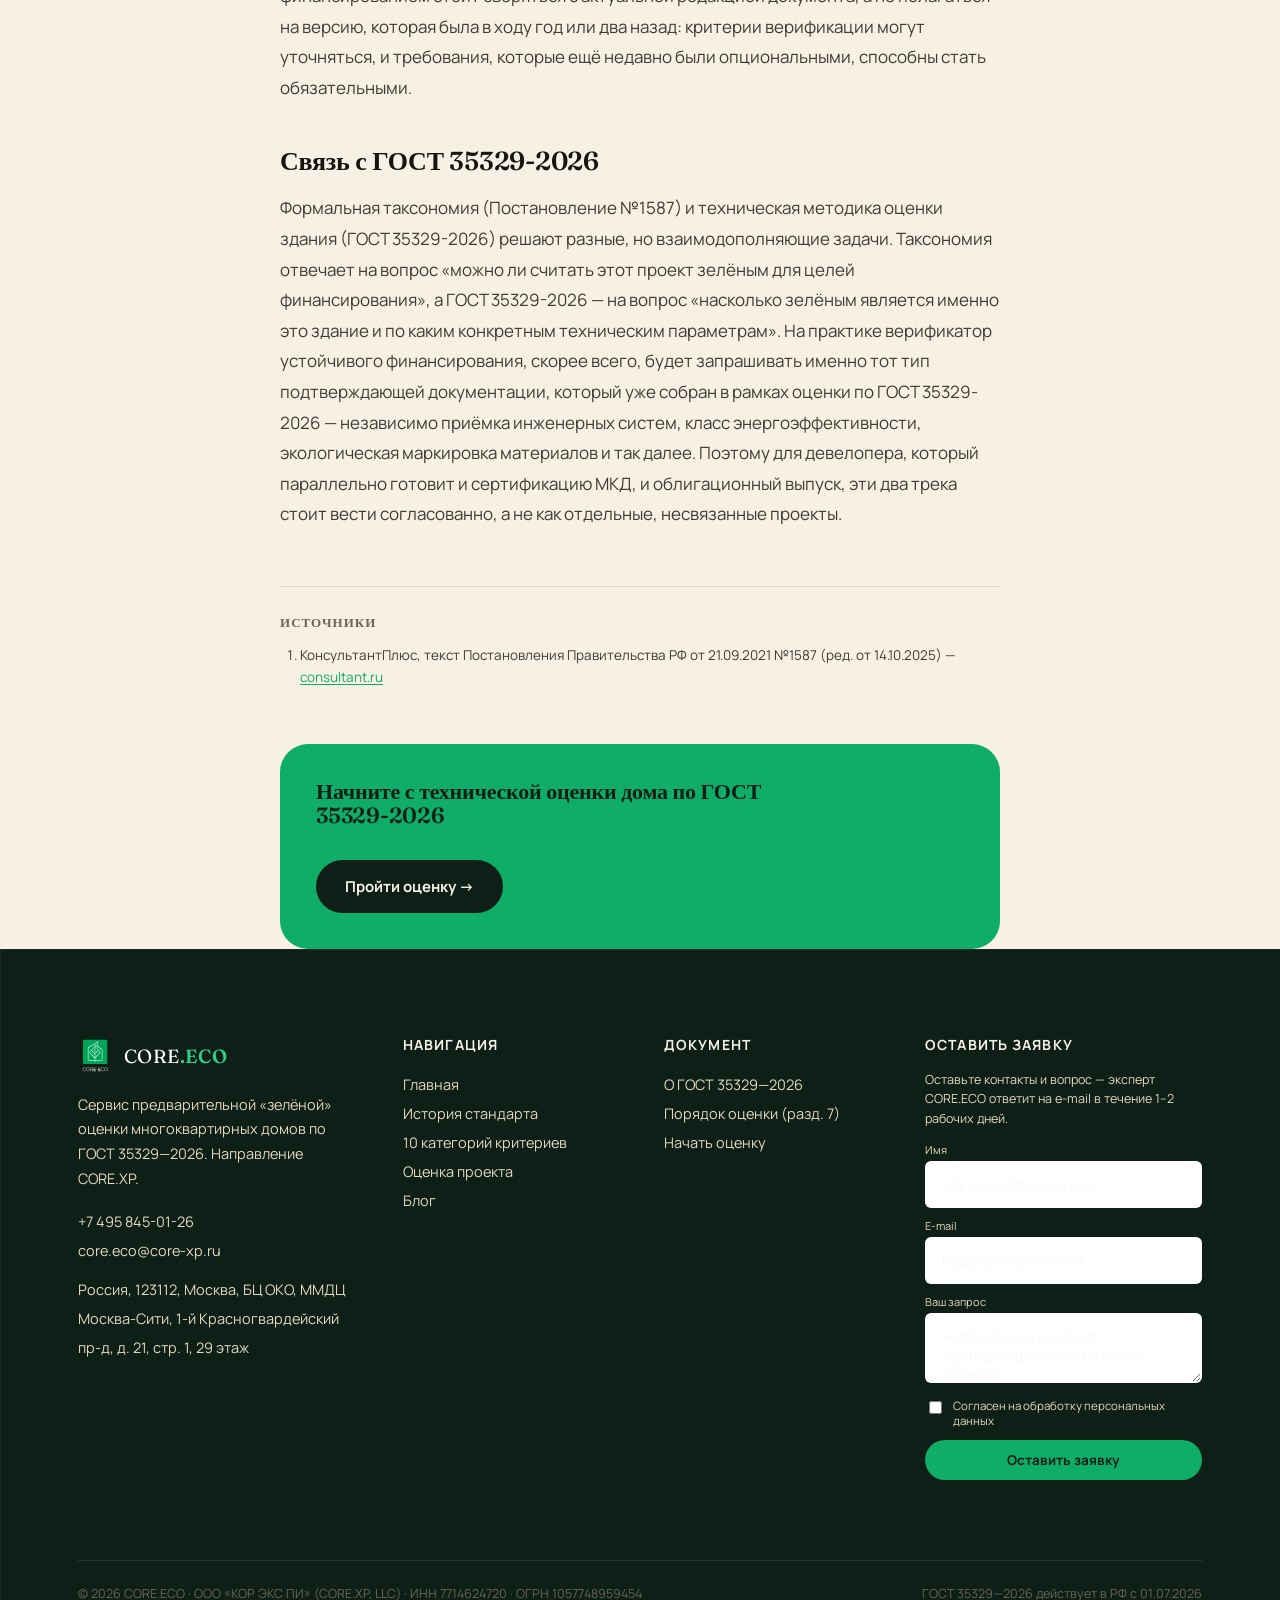
<file: blog/taksonomiya-ustoychivogo-finansirovaniya.html>
<!doctype html>
<html lang="ru">
<head>
<meta charset="UTF-8">
<meta name="viewport" content="width=device-width, initial-scale=1">
<title>Таксономия устойчивого финансирования РФ — CORE.ECO · МКД</title>
<meta name="description" content="Постановление Правительства №1587 — документ, без которого не запустить «зелёный» облигационный выпуск в России.">
<link rel="icon" href="../assets/img/mark.svg" type="image/svg+xml">
<link rel="stylesheet" href="../assets/css/style.css?v=20260814b">
</head>
<body data-root="../">

<header class="site-header">
  <div class="wrap">
    <a href="../index.html" class="brand"><img src="../assets/img/mark.svg" class="mark" alt="CORE.ECO"><span class="word">CORE<b>.ECO</b></span><span class="tag">МКД</span></a>
    <nav class="nav-links" id="navLinks">
      <a href="../index.html">Главная</a>
      <a href="../index.html#standard">ГОСТ 35329—2026</a>
      <a href="../index.html#process">Как проходит оценка</a>
      <a href="index.html" class="current">Блог</a>
      <a href="../assessment.html" class="nav-cta">Пройти оценку →</a>
    </nav>
    <button class="nav-toggle" id="navToggle" aria-label="Меню"><svg width="22" height="22" viewBox="0 0 24 24" fill="none"><path d="M3 6h18M3 12h18M3 18h18" stroke="currentColor" stroke-width="2" stroke-linecap="round"/></svg></button>
  </div>
</header>

<article>
  <div class="wrap article-hero">
    <div class="article-tag">Зелёные облигации</div>
    <h1 class="article-title">Таксономия устойчивого финансирования РФ: что нужно знать застройщику МКД</h1>
    <div class="article-meta"><span>8 июля 2026</span><span>7 мин чтения</span></div>
  </div>

  <div class="wrap">
    <div class="article-body">
      <p>Прежде чем застройщик сможет привлечь финансирование под «зелёную» облигацию для многоквартирного дома, проект должен пройти проверку на соответствие формальному определению «зелёного» в российском праве. Этим определением служит Постановление Правительства РФ от 21 сентября 2021 года №1587 — документ, который на практике мало кто читает целиком, но без которого не работает ни один «зелёный» облигационный выпуск в стране.</p>

      <h2>Что устанавливает Постановление №1587</h2>
      <p>Постановление утверждает критерии проектов устойчивого — в том числе «зелёного» — развития в Российской Федерации и требования к системе верификации инструментов финансирования устойчивого развития. Фактически это и есть российская таксономия: перечень условий, при выполнении которых проект (в том числе строительство многоквартирного дома) можно официально маркировать как «зелёный» для целей выпуска облигаций, получения льготного кредита или иной формы устойчивого финансирования.</p>

      <p>Документ разделяет проекты на две таксономии — таксономию зелёных проектов и таксономию адаптационных проектов (то есть проектов, направленных на адаптацию к изменению климата, а не только на снижение выбросов или иного воздействия). Для девелопера жилой недвижимости актуальна прежде всего первая категория.</p>

      <h2>Зачем это было нужно</h2>
      <p>Постановление №1587 разработано во исполнение целей устойчивого развития, утверждённых распоряжением Правительства от 14 июля 2021 года №1912-р — то есть является частью более широкой государственной программы по приведению российского финансового рынка к международно узнаваемым принципам ESG-инвестирования. Прямая цель — привлечение внебюджетных средств под цели устойчивого развития ООН до 2030 года: без официальной таксономии инвесторы (особенно институциональные — пенсионные фонды, страховые компании) не могут формально отчитаться перед своими регуляторами и клиентами о том, что их вложения соответствуют заявленным «зелёным» мандатам.</p>

      <h2>Действующая редакция и что изменилось</h2>
      <p>Постановление регулярно актуализируется — последняя редакция на момент написания статьи датирована 14 октября 2025 года. Для застройщика это значит, что перед каждым новым выпуском облигаций или обращением за «зелёным» финансированием стоит сверяться с актуальной редакцией документа, а не полагаться на версию, которая была в ходу год или два назад: критерии верификации могут уточняться, и требования, которые ещё недавно были опциональными, способны стать обязательными.</p>

      <h2>Связь с ГОСТ 35329-2026</h2>
      <p>Формальная таксономия (Постановление №1587) и техническая методика оценки здания (ГОСТ 35329-2026) решают разные, но взаимодополняющие задачи. Таксономия отвечает на вопрос «можно ли считать этот проект зелёным для целей финансирования», а ГОСТ 35329-2026 — на вопрос «насколько зелёным является именно это здание и по каким конкретным техническим параметрам». На практике верификатор устойчивого финансирования, скорее всего, будет запрашивать именно тот тип подтверждающей документации, который уже собран в рамках оценки по ГОСТ 35329-2026 — независимо приёмка инженерных систем, класс энергоэффективности, экологическая маркировка материалов и так далее. Поэтому для девелопера, который параллельно готовит и сертификацию МКД, и облигационный выпуск, эти два трека стоит вести согласованно, а не как отдельные, несвязанные проекты.</p>
    </div>

    <div class="sources-block">
      <h4>Источники</h4>
      <ol>
        <li>КонсультантПлюс, текст Постановления Правительства РФ от 21.09.2021 №1587 (ред. от 14.10.2025) — <a href="https://www.consultant.ru/document/cons_doc_LAW_396203/" target="_blank" rel="noopener">consultant.ru</a></li>
      </ol>
    </div>

    <div class="article-cta">
      <div class="cta-band" style="padding:36px;">
        <div><h3 style="font-size:22px;">Начните с технической оценки дома по ГОСТ 35329-2026</h3></div>
        <a href="../assessment.html" class="btn btn-dark">Пройти оценку →</a>
      </div>
    </div>
  </div>
</article>

<div id="footer-placeholder"></div>
<script src="../assets/js/config.js?v=20260720"></script>
<script src="../assets/js/main.js?v=20260720"></script>
<script src="../assets/js/footer.js?v=20260720"></script>
<script src="../assets/js/feedback.js?v=20260720"></script>
</body>
</html>
</file>
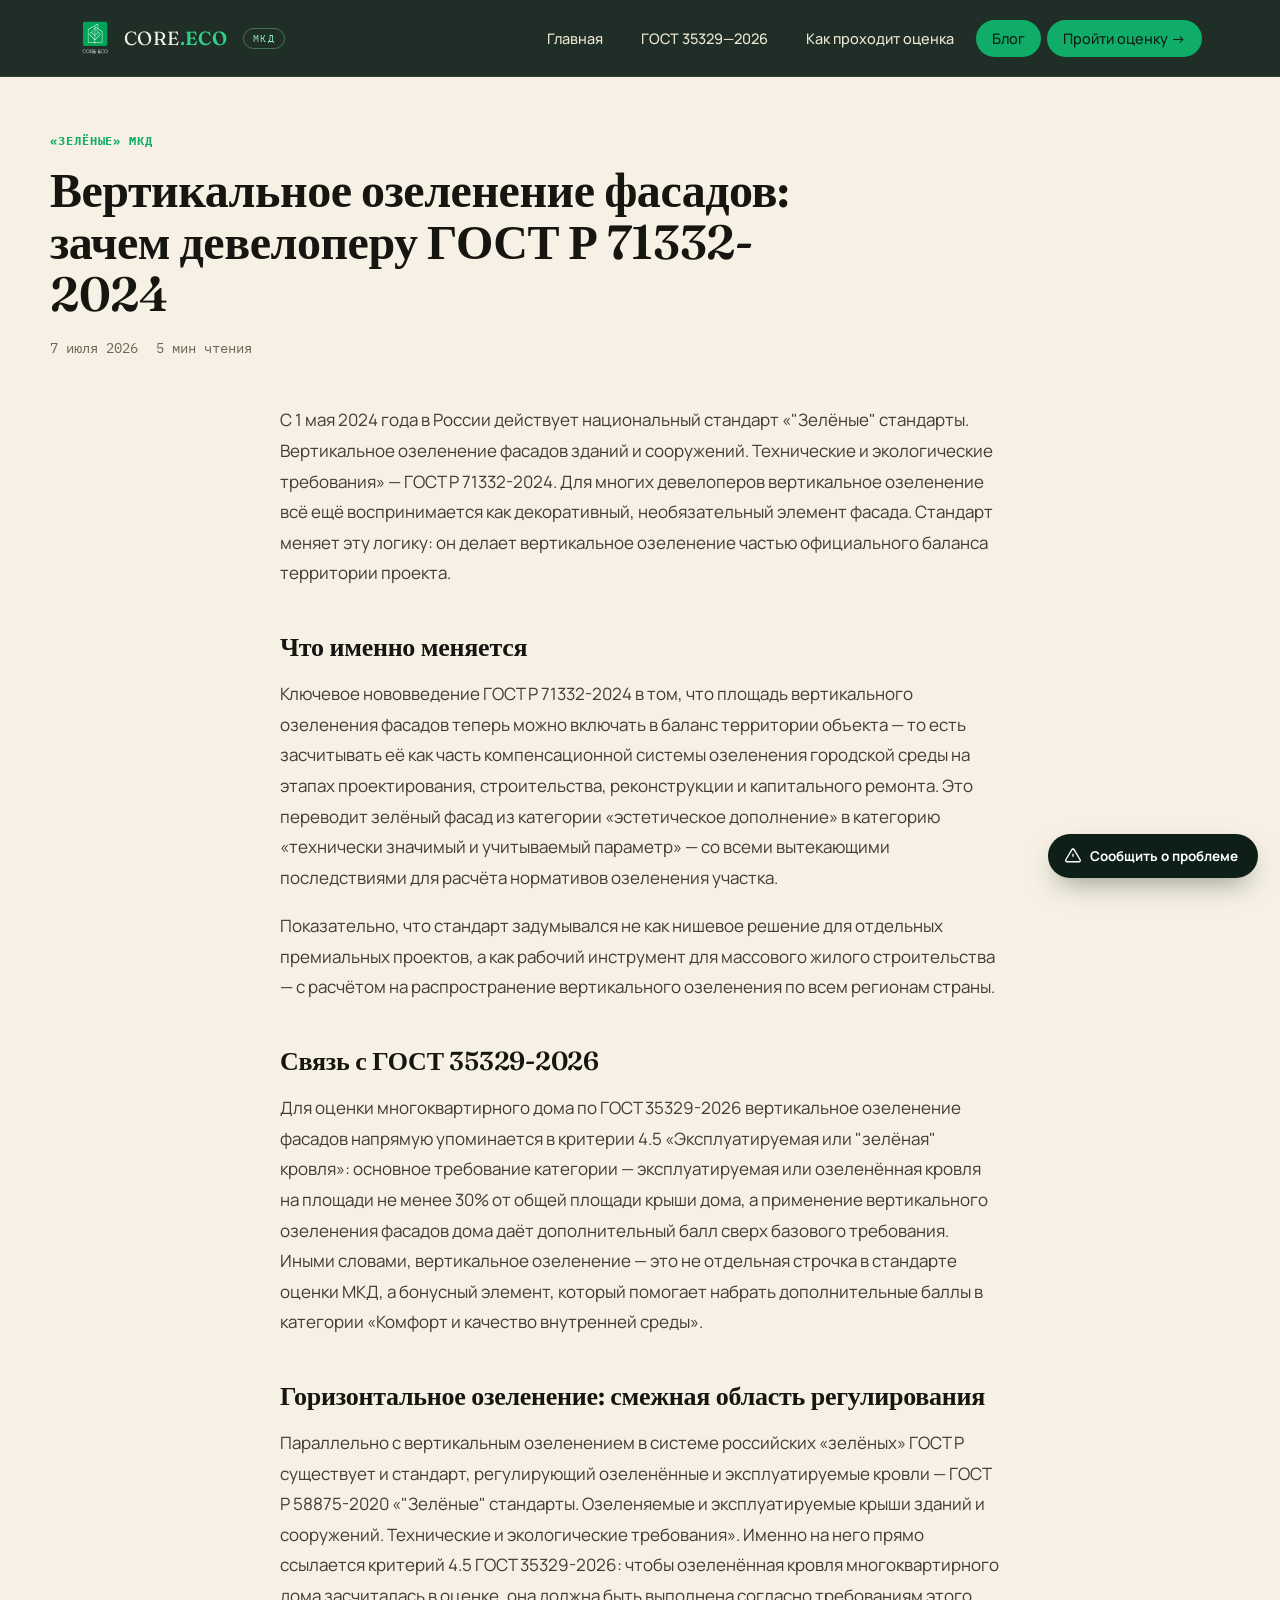
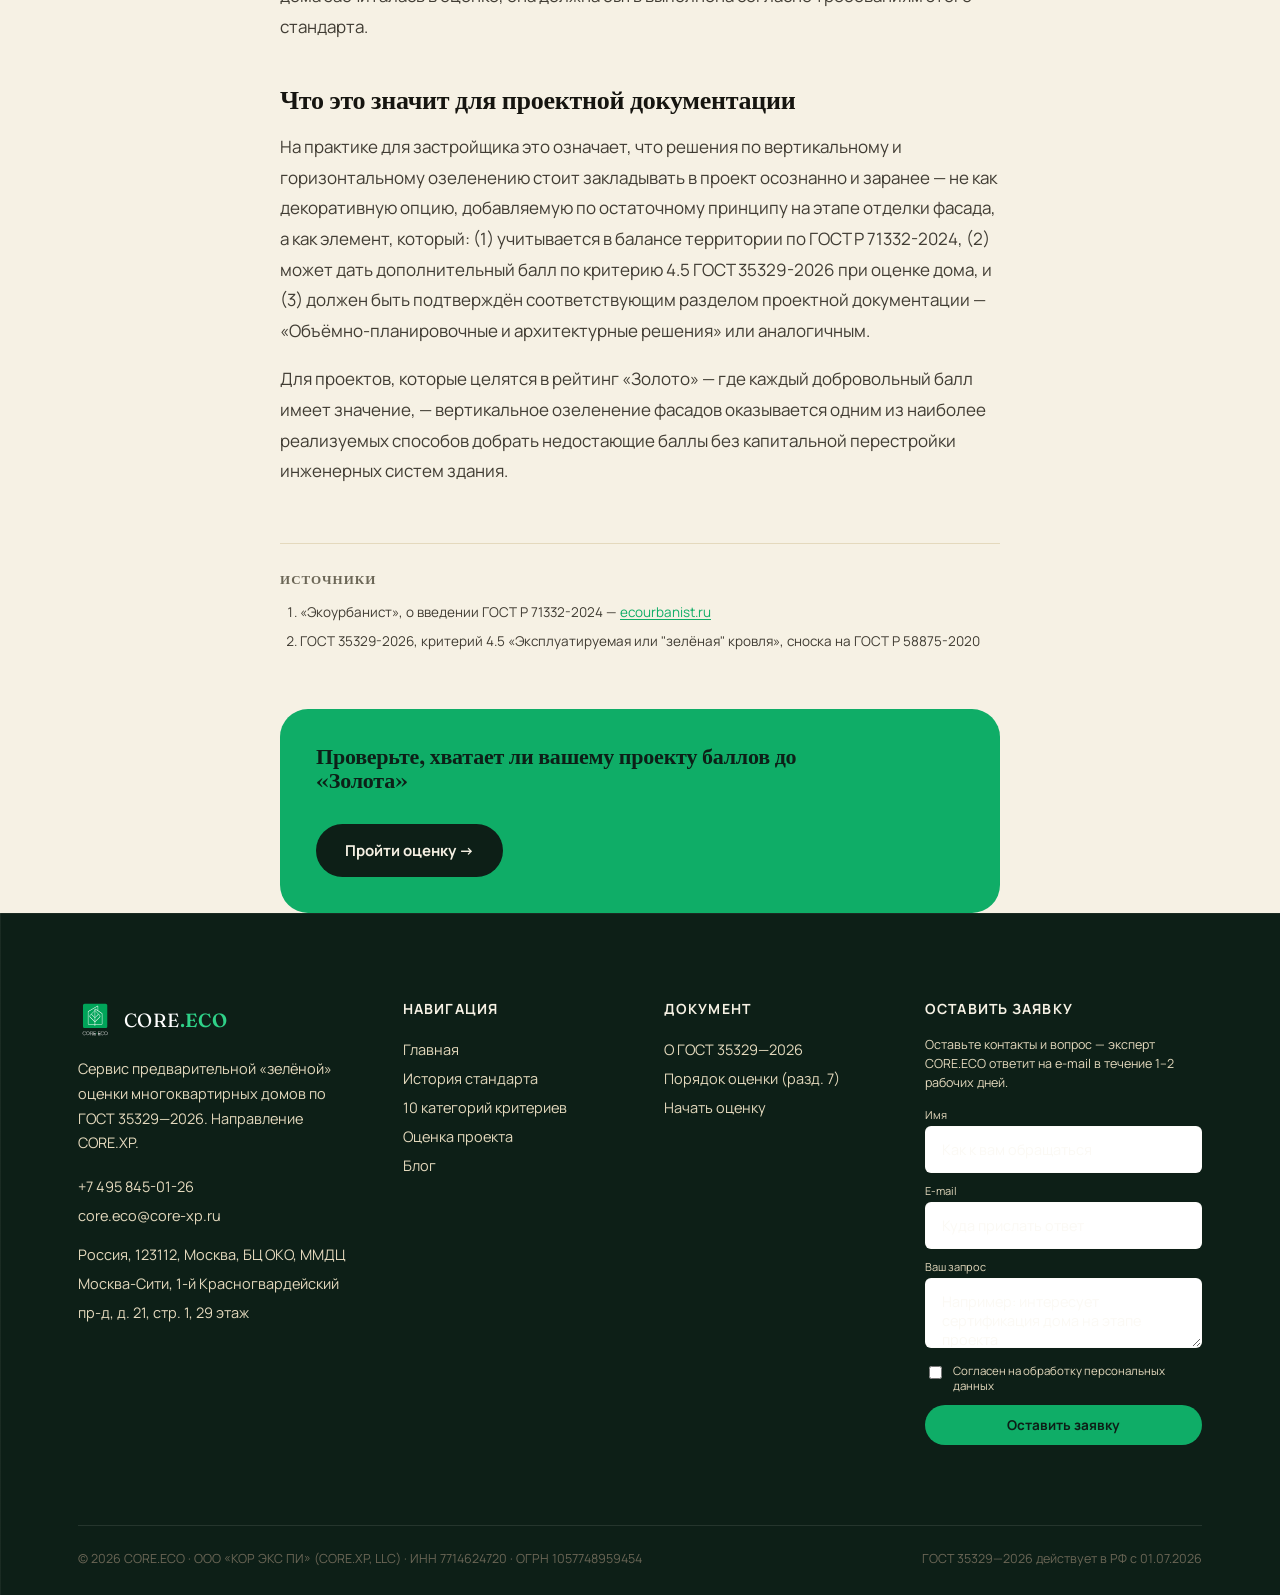
<file: blog/vertikalnoe-i-gorizontalnoe-ozelenenie.html>
<!doctype html>
<html lang="ru">
<head>
<meta charset="UTF-8">
<meta name="viewport" content="width=device-width, initial-scale=1">
<title>Вертикальное озеленение фасадов — CORE.ECO · МКД</title>
<meta name="description" content="Новый стандарт ГОСТ Р 71332-2024 разрешает засчитывать зелёные фасады в баланс территории — разбираем, что это меняет для проекта.">
<link rel="icon" href="../assets/img/mark.svg" type="image/svg+xml">
<link rel="stylesheet" href="../assets/css/style.css?v=20260814b">
</head>
<body data-root="../">

<header class="site-header">
  <div class="wrap">
    <a href="../index.html" class="brand"><img src="../assets/img/mark.svg" class="mark" alt="CORE.ECO"><span class="word">CORE<b>.ECO</b></span><span class="tag">МКД</span></a>
    <nav class="nav-links" id="navLinks">
      <a href="../index.html">Главная</a>
      <a href="../index.html#standard">ГОСТ 35329—2026</a>
      <a href="../index.html#process">Как проходит оценка</a>
      <a href="index.html" class="current">Блог</a>
      <a href="../assessment.html" class="nav-cta">Пройти оценку →</a>
    </nav>
    <button class="nav-toggle" id="navToggle" aria-label="Меню"><svg width="22" height="22" viewBox="0 0 24 24" fill="none"><path d="M3 6h18M3 12h18M3 18h18" stroke="currentColor" stroke-width="2" stroke-linecap="round"/></svg></button>
  </div>
</header>

<article>
  <div class="wrap article-hero">
    <div class="article-tag">«Зелёные» МКД</div>
    <h1 class="article-title">Вертикальное озеленение фасадов: зачем девелоперу ГОСТ Р 71332-2024</h1>
    <div class="article-meta"><span>7 июля 2026</span><span>5 мин чтения</span></div>
  </div>

  <div class="wrap">
    <div class="article-body">
      <p>С 1 мая 2024 года в России действует национальный стандарт «"Зелёные" стандарты. Вертикальное озеленение фасадов зданий и сооружений. Технические и экологические требования» — ГОСТ Р 71332-2024. Для многих девелоперов вертикальное озеленение всё ещё воспринимается как декоративный, необязательный элемент фасада. Стандарт меняет эту логику: он делает вертикальное озеленение частью официального баланса территории проекта.</p>

      <h2>Что именно меняется</h2>
      <p>Ключевое нововведение ГОСТ Р 71332-2024 в том, что площадь вертикального озеленения фасадов теперь можно включать в баланс территории объекта — то есть засчитывать её как часть компенсационной системы озеленения городской среды на этапах проектирования, строительства, реконструкции и капитального ремонта. Это переводит зелёный фасад из категории «эстетическое дополнение» в категорию «технически значимый и учитываемый параметр» — со всеми вытекающими последствиями для расчёта нормативов озеленения участка.</p>

      <p>Показательно, что стандарт задумывался не как нишевое решение для отдельных премиальных проектов, а как рабочий инструмент для массового жилого строительства — с расчётом на распространение вертикального озеленения по всем регионам страны.</p>

      <h2>Связь с ГОСТ 35329-2026</h2>
      <p>Для оценки многоквартирного дома по ГОСТ 35329-2026 вертикальное озеленение фасадов напрямую упоминается в критерии 4.5 «Эксплуатируемая или "зелёная" кровля»: основное требование категории — эксплуатируемая или озеленённая кровля на площади не менее 30% от общей площади крыши дома, а применение вертикального озеленения фасадов дома даёт дополнительный балл сверх базового требования. Иными словами, вертикальное озеленение — это не отдельная строчка в стандарте оценки МКД, а бонусный элемент, который помогает набрать дополнительные баллы в категории «Комфорт и качество внутренней среды».</p>

      <h2>Горизонтальное озеленение: смежная область регулирования</h2>
      <p>Параллельно с вертикальным озеленением в системе российских «зелёных» ГОСТ Р существует и стандарт, регулирующий озеленённые и эксплуатируемые кровли — ГОСТ Р 58875-2020 «"Зелёные" стандарты. Озеленяемые и эксплуатируемые крыши зданий и сооружений. Технические и экологические требования». Именно на него прямо ссылается критерий 4.5 ГОСТ 35329-2026: чтобы озеленённая кровля многоквартирного дома засчиталась в оценке, она должна быть выполнена согласно требованиям этого стандарта.</p>

      <h2>Что это значит для проектной документации</h2>
      <p>На практике для застройщика это означает, что решения по вертикальному и горизонтальному озеленению стоит закладывать в проект осознанно и заранее — не как декоративную опцию, добавляемую по остаточному принципу на этапе отделки фасада, а как элемент, который: (1) учитывается в балансе территории по ГОСТ Р 71332-2024, (2) может дать дополнительный балл по критерию 4.5 ГОСТ 35329-2026 при оценке дома, и (3) должен быть подтверждён соответствующим разделом проектной документации — «Объёмно-планировочные и архитектурные решения» или аналогичным.</p>

      <p>Для проектов, которые целятся в рейтинг «Золото» — где каждый добровольный балл имеет значение, — вертикальное озеленение фасадов оказывается одним из наиболее реализуемых способов добрать недостающие баллы без капитальной перестройки инженерных систем здания.</p>
    </div>

    <div class="sources-block">
      <h4>Источники</h4>
      <ol>
        <li>«Экоурбанист», о введении ГОСТ Р 71332-2024 — <a href="https://ecourbanist.ru/vzi-law/v-rossii-vvedyon-nacionalnyj-standart-po-vertikalnomu-ozeleneniyu/" target="_blank" rel="noopener">ecourbanist.ru</a></li>
        <li>ГОСТ 35329-2026, критерий 4.5 «Эксплуатируемая или "зелёная" кровля», сноска на ГОСТ Р 58875-2020</li>
      </ol>
    </div>

    <div class="article-cta">
      <div class="cta-band" style="padding:36px;">
        <div><h3 style="font-size:22px;">Проверьте, хватает ли вашему проекту баллов до «Золота»</h3></div>
        <a href="../assessment.html" class="btn btn-dark">Пройти оценку →</a>
      </div>
    </div>
  </div>
</article>

<div id="footer-placeholder"></div>
<script src="../assets/js/config.js?v=20260720"></script>
<script src="../assets/js/main.js?v=20260720"></script>
<script src="../assets/js/footer.js?v=20260720"></script>
<script src="../assets/js/feedback.js?v=20260720"></script>
</body>
</html>
</file>
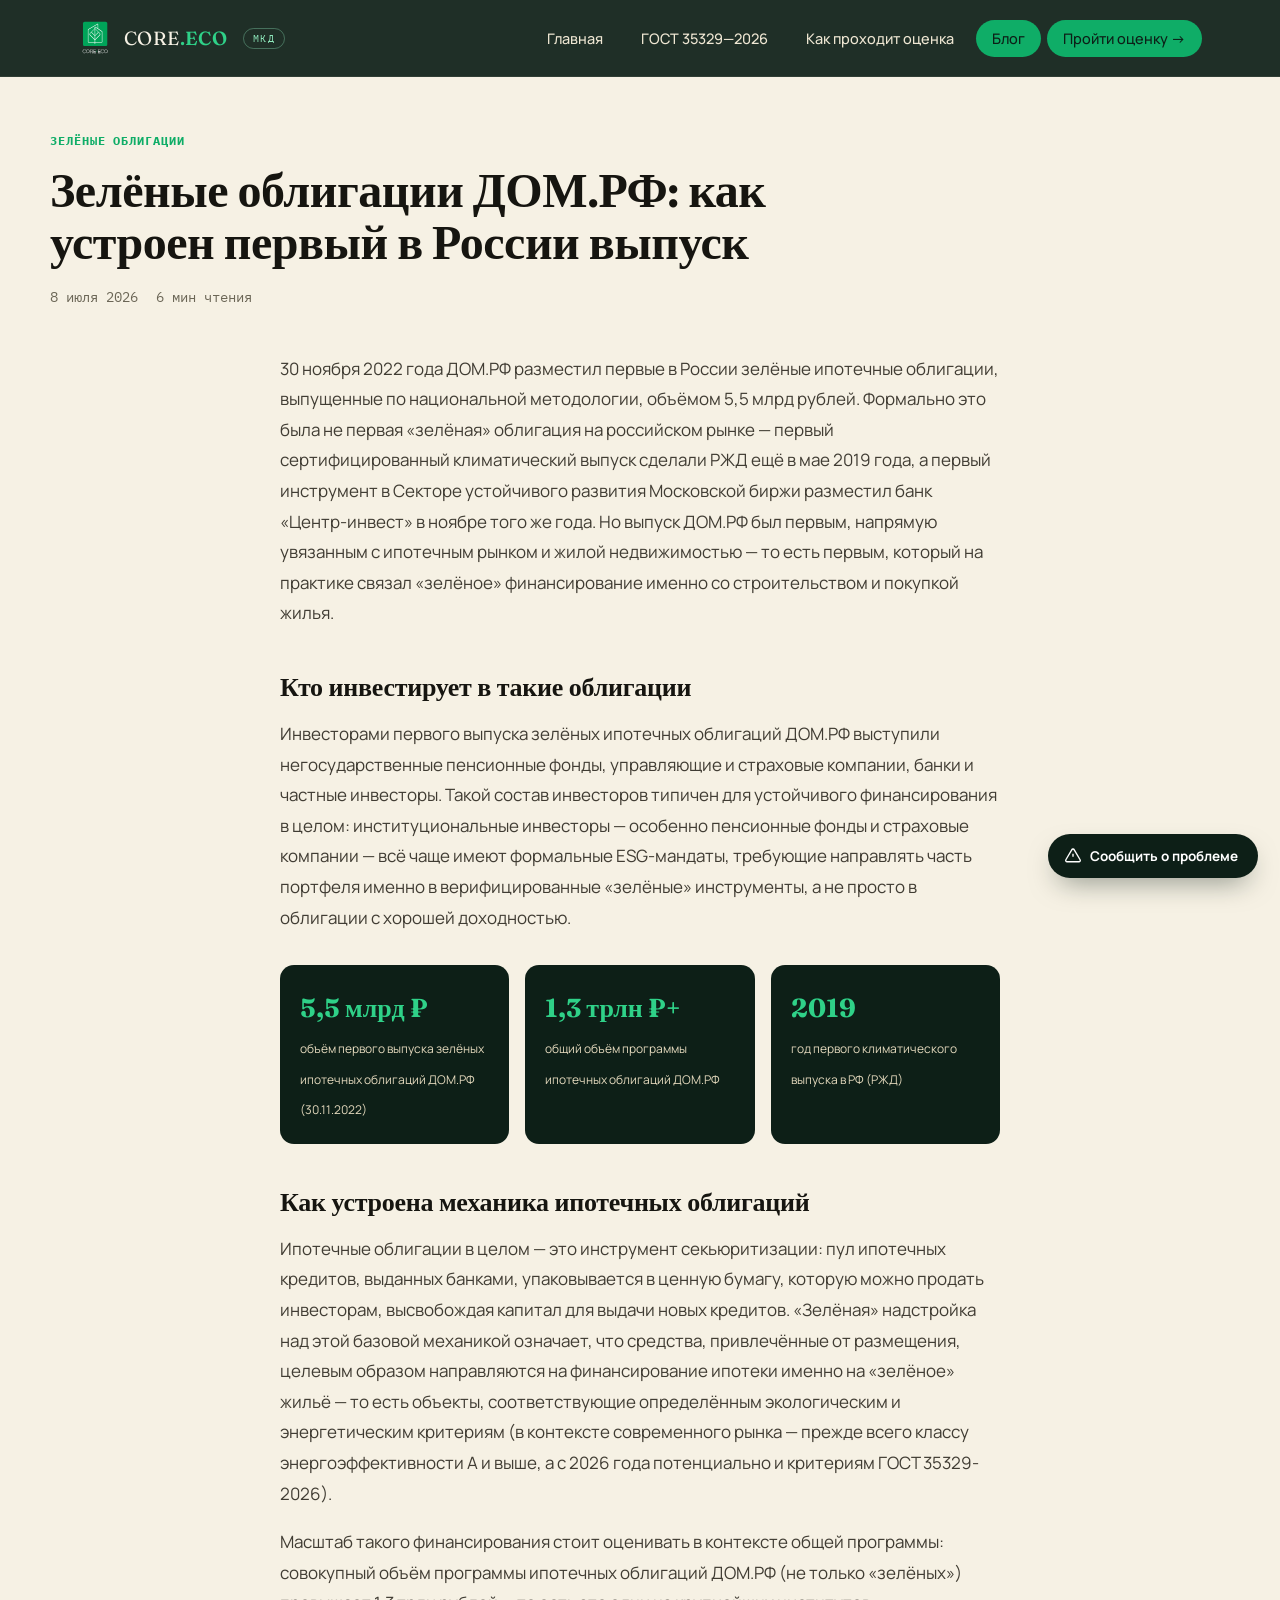
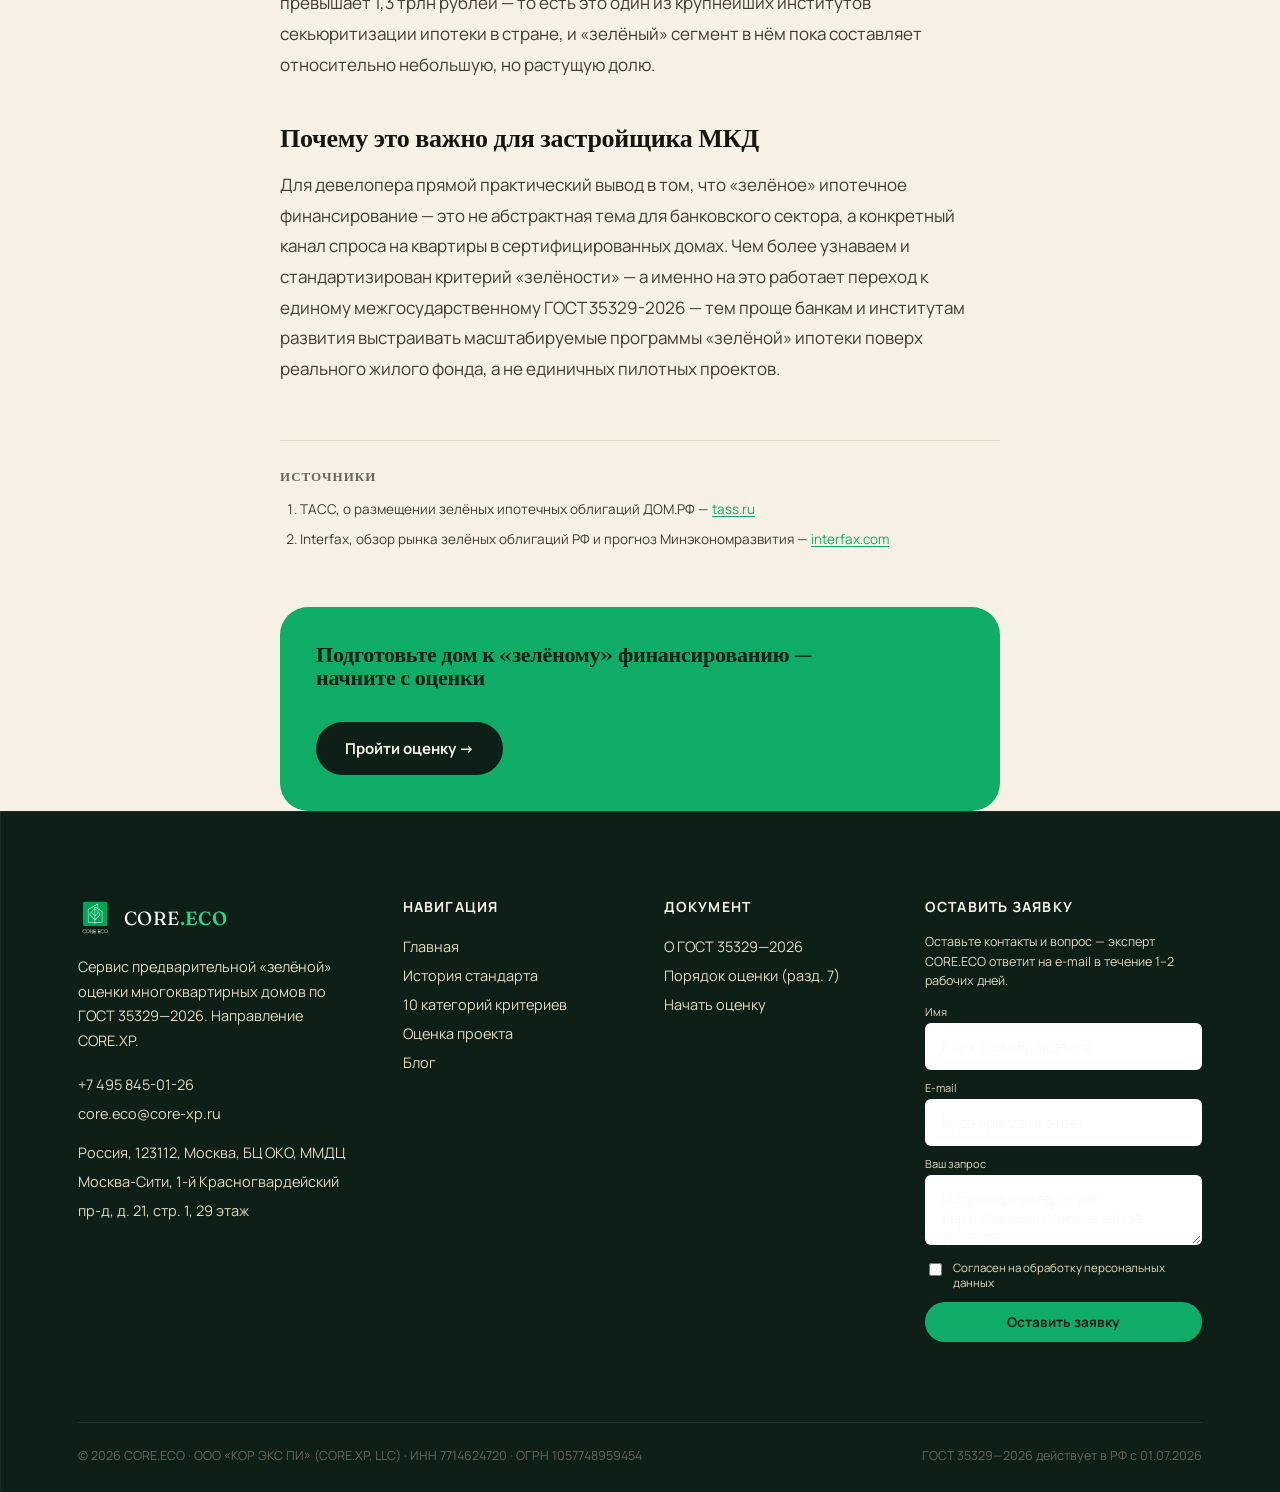
<file: blog/zelenaya-ipoteka-oblig-dom-rf.html>
<!doctype html>
<html lang="ru">
<head>
<meta charset="UTF-8">
<meta name="viewport" content="width=device-width, initial-scale=1">
<title>Зелёные облигации ДОМ.РФ — CORE.ECO · МКД</title>
<meta name="description" content="В конце 2022 года ДОМ.РФ разместил зелёные ипотечные облигации на 5,5 млрд руб. Разбираем механику и кто в это инвестирует.">
<link rel="icon" href="../assets/img/mark.svg" type="image/svg+xml">
<link rel="stylesheet" href="../assets/css/style.css?v=20260814b">
</head>
<body data-root="../">

<header class="site-header">
  <div class="wrap">
    <a href="../index.html" class="brand"><img src="../assets/img/mark.svg" class="mark" alt="CORE.ECO"><span class="word">CORE<b>.ECO</b></span><span class="tag">МКД</span></a>
    <nav class="nav-links" id="navLinks">
      <a href="../index.html">Главная</a>
      <a href="../index.html#standard">ГОСТ 35329—2026</a>
      <a href="../index.html#process">Как проходит оценка</a>
      <a href="index.html" class="current">Блог</a>
      <a href="../assessment.html" class="nav-cta">Пройти оценку →</a>
    </nav>
    <button class="nav-toggle" id="navToggle" aria-label="Меню"><svg width="22" height="22" viewBox="0 0 24 24" fill="none"><path d="M3 6h18M3 12h18M3 18h18" stroke="currentColor" stroke-width="2" stroke-linecap="round"/></svg></button>
  </div>
</header>

<article>
  <div class="wrap article-hero">
    <div class="article-tag">Зелёные облигации</div>
    <h1 class="article-title">Зелёные облигации ДОМ.РФ: как устроен первый в России выпуск</h1>
    <div class="article-meta"><span>8 июля 2026</span><span>6 мин чтения</span></div>
  </div>

  <div class="wrap">
    <div class="article-body">
      <p>30 ноября 2022 года ДОМ.РФ разместил первые в России зелёные ипотечные облигации, выпущенные по национальной методологии, объёмом 5,5 млрд рублей. Формально это была не первая «зелёная» облигация на российском рынке — первый сертифицированный климатический выпуск сделали РЖД ещё в мае 2019 года, а первый инструмент в Секторе устойчивого развития Московской биржи разместил банк «Центр-инвест» в ноябре того же года. Но выпуск ДОМ.РФ был первым, напрямую увязанным с ипотечным рынком и жилой недвижимостью — то есть первым, который на практике связал «зелёное» финансирование именно со строительством и покупкой жилья.</p>

      <h2>Кто инвестирует в такие облигации</h2>
      <p>Инвесторами первого выпуска зелёных ипотечных облигаций ДОМ.РФ выступили негосударственные пенсионные фонды, управляющие и страховые компании, банки и частные инвесторы. Такой состав инвесторов типичен для устойчивого финансирования в целом: институциональные инвесторы — особенно пенсионные фонды и страховые компании — всё чаще имеют формальные ESG-мандаты, требующие направлять часть портфеля именно в верифицированные «зелёные» инструменты, а не просто в облигации с хорошей доходностью.</p>

      <div class="stat-callout">
        <div><b>5,5 млрд ₽</b><span>объём первого выпуска зелёных ипотечных облигаций ДОМ.РФ (30.11.2022)</span></div>
        <div><b>1,3 трлн ₽+</b><span>общий объём программы ипотечных облигаций ДОМ.РФ</span></div>
        <div><b>2019</b><span>год первого климатического выпуска в РФ (РЖД)</span></div>
      </div>

      <h2>Как устроена механика ипотечных облигаций</h2>
      <p>Ипотечные облигации в целом — это инструмент секьюритизации: пул ипотечных кредитов, выданных банками, упаковывается в ценную бумагу, которую можно продать инвесторам, высвобождая капитал для выдачи новых кредитов. «Зелёная» надстройка над этой базовой механикой означает, что средства, привлечённые от размещения, целевым образом направляются на финансирование ипотеки именно на «зелёное» жильё — то есть объекты, соответствующие определённым экологическим и энергетическим критериям (в контексте современного рынка — прежде всего классу энергоэффективности А и выше, а с 2026 года потенциально и критериям ГОСТ 35329-2026).</p>

      <p>Масштаб такого финансирования стоит оценивать в контексте общей программы: совокупный объём программы ипотечных облигаций ДОМ.РФ (не только «зелёных») превышает 1,3 трлн рублей — то есть это один из крупнейших институтов секьюритизации ипотеки в стране, и «зелёный» сегмент в нём пока составляет относительно небольшую, но растущую долю.</p>

      <h2>Почему это важно для застройщика МКД</h2>
      <p>Для девелопера прямой практический вывод в том, что «зелёное» ипотечное финансирование — это не абстрактная тема для банковского сектора, а конкретный канал спроса на квартиры в сертифицированных домах. Чем более узнаваем и стандартизирован критерий «зелёности» — а именно на это работает переход к единому межгосударственному ГОСТ 35329-2026 — тем проще банкам и институтам развития выстраивать масштабируемые программы «зелёной» ипотеки поверх реального жилого фонда, а не единичных пилотных проектов.</p>
    </div>

    <div class="sources-block">
      <h4>Источники</h4>
      <ol>
        <li>ТАСС, о размещении зелёных ипотечных облигаций ДОМ.РФ — <a href="https://tass.ru/nedvizhimost/13670525" target="_blank" rel="noopener">tass.ru</a></li>
        <li>Interfax, обзор рынка зелёных облигаций РФ и прогноз Минэкономразвития — <a href="https://interfax.com/newsroom/top-stories/73103/" target="_blank" rel="noopener">interfax.com</a></li>
      </ol>
    </div>

    <div class="article-cta">
      <div class="cta-band" style="padding:36px;">
        <div><h3 style="font-size:22px;">Подготовьте дом к «зелёному» финансированию — начните с оценки</h3></div>
        <a href="../assessment.html" class="btn btn-dark">Пройти оценку →</a>
      </div>
    </div>
  </div>
</article>

<div id="footer-placeholder"></div>
<script src="../assets/js/config.js?v=20260720"></script>
<script src="../assets/js/main.js?v=20260720"></script>
<script src="../assets/js/footer.js?v=20260720"></script>
<script src="../assets/js/feedback.js?v=20260720"></script>
</body>
</html>
</file>
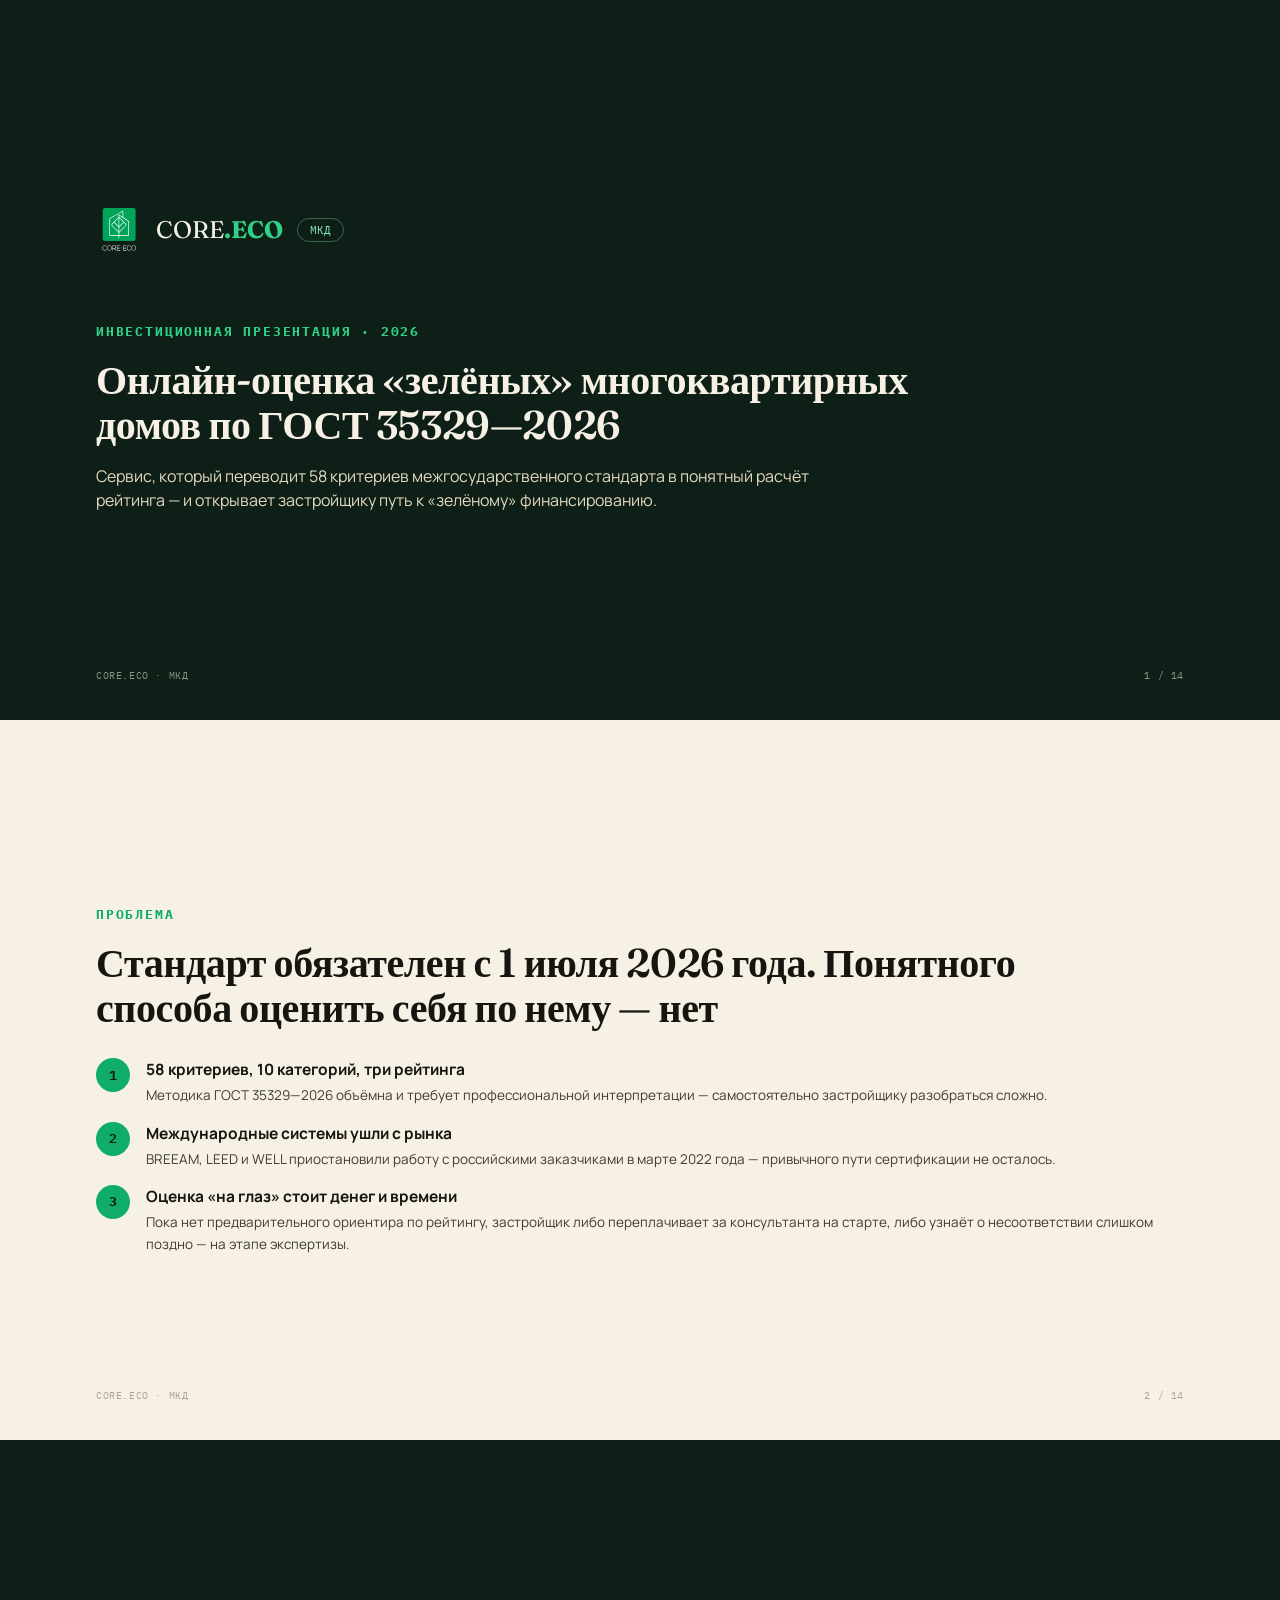
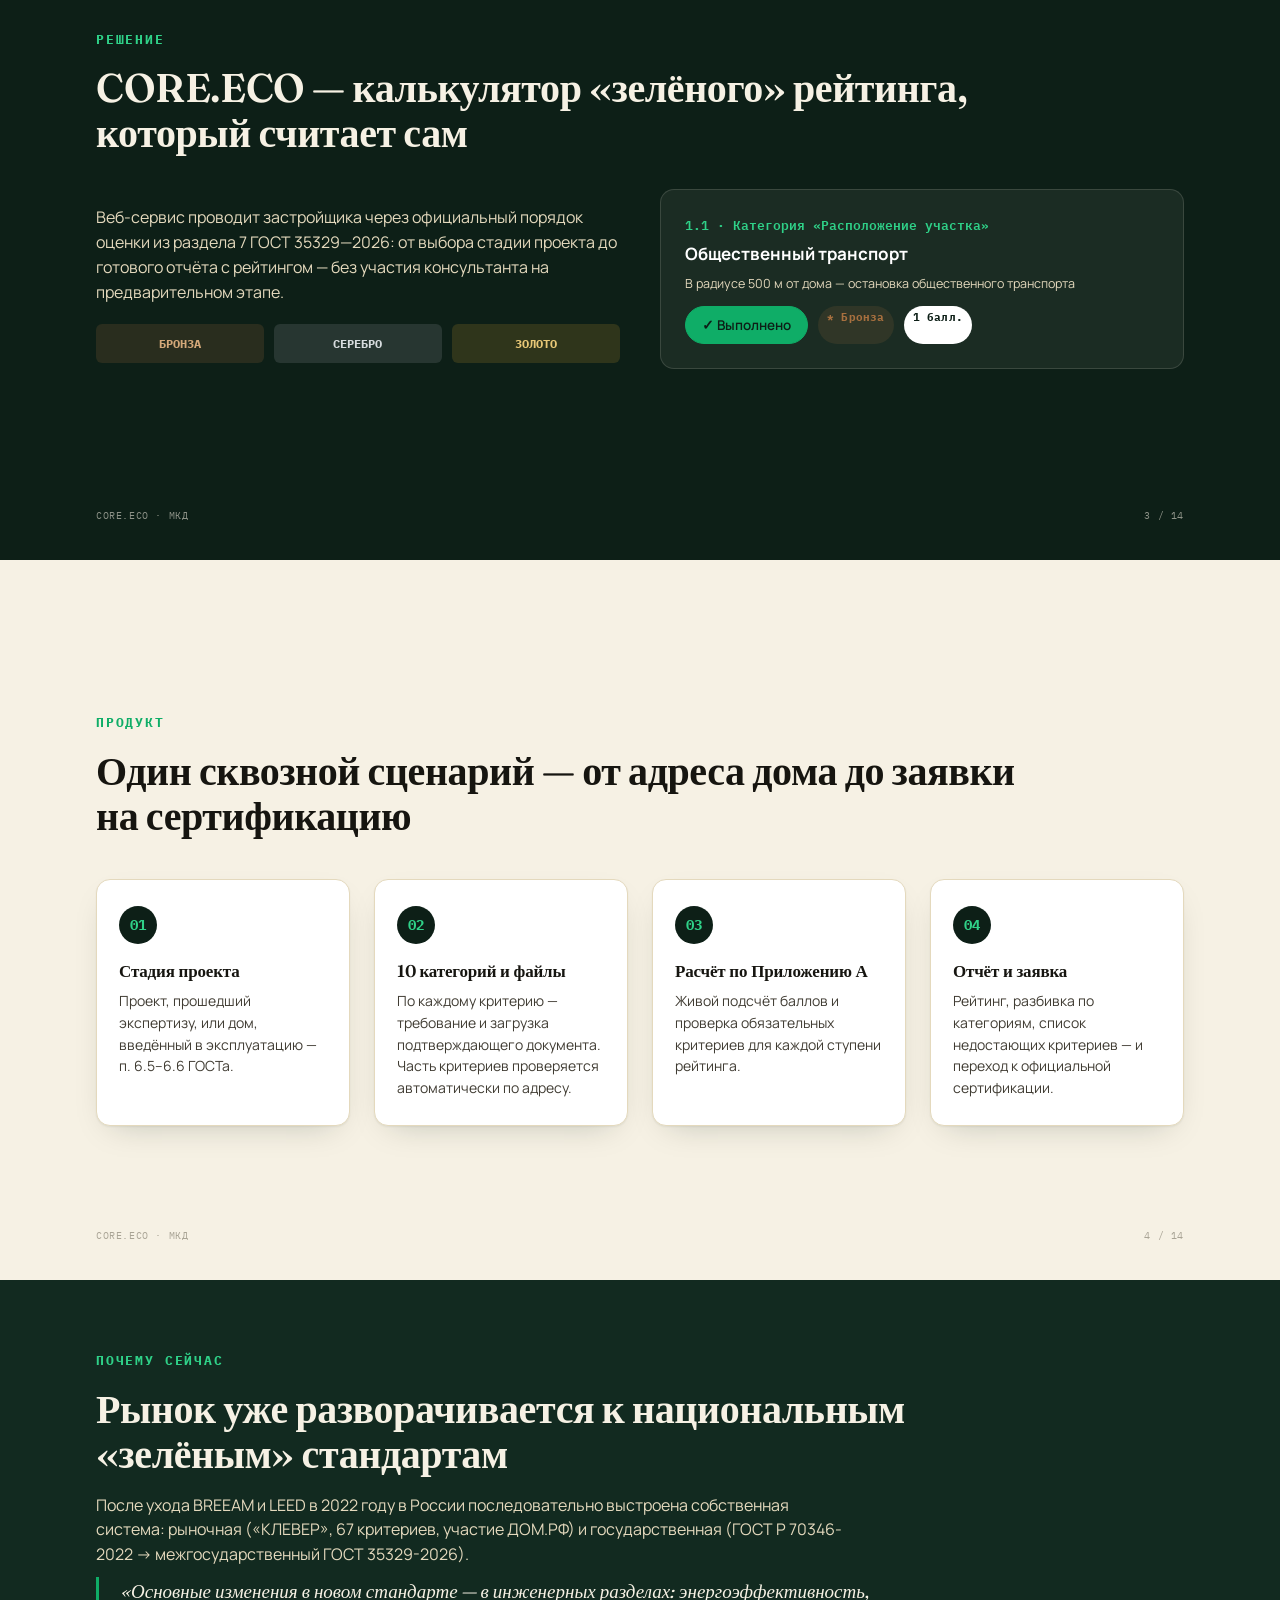
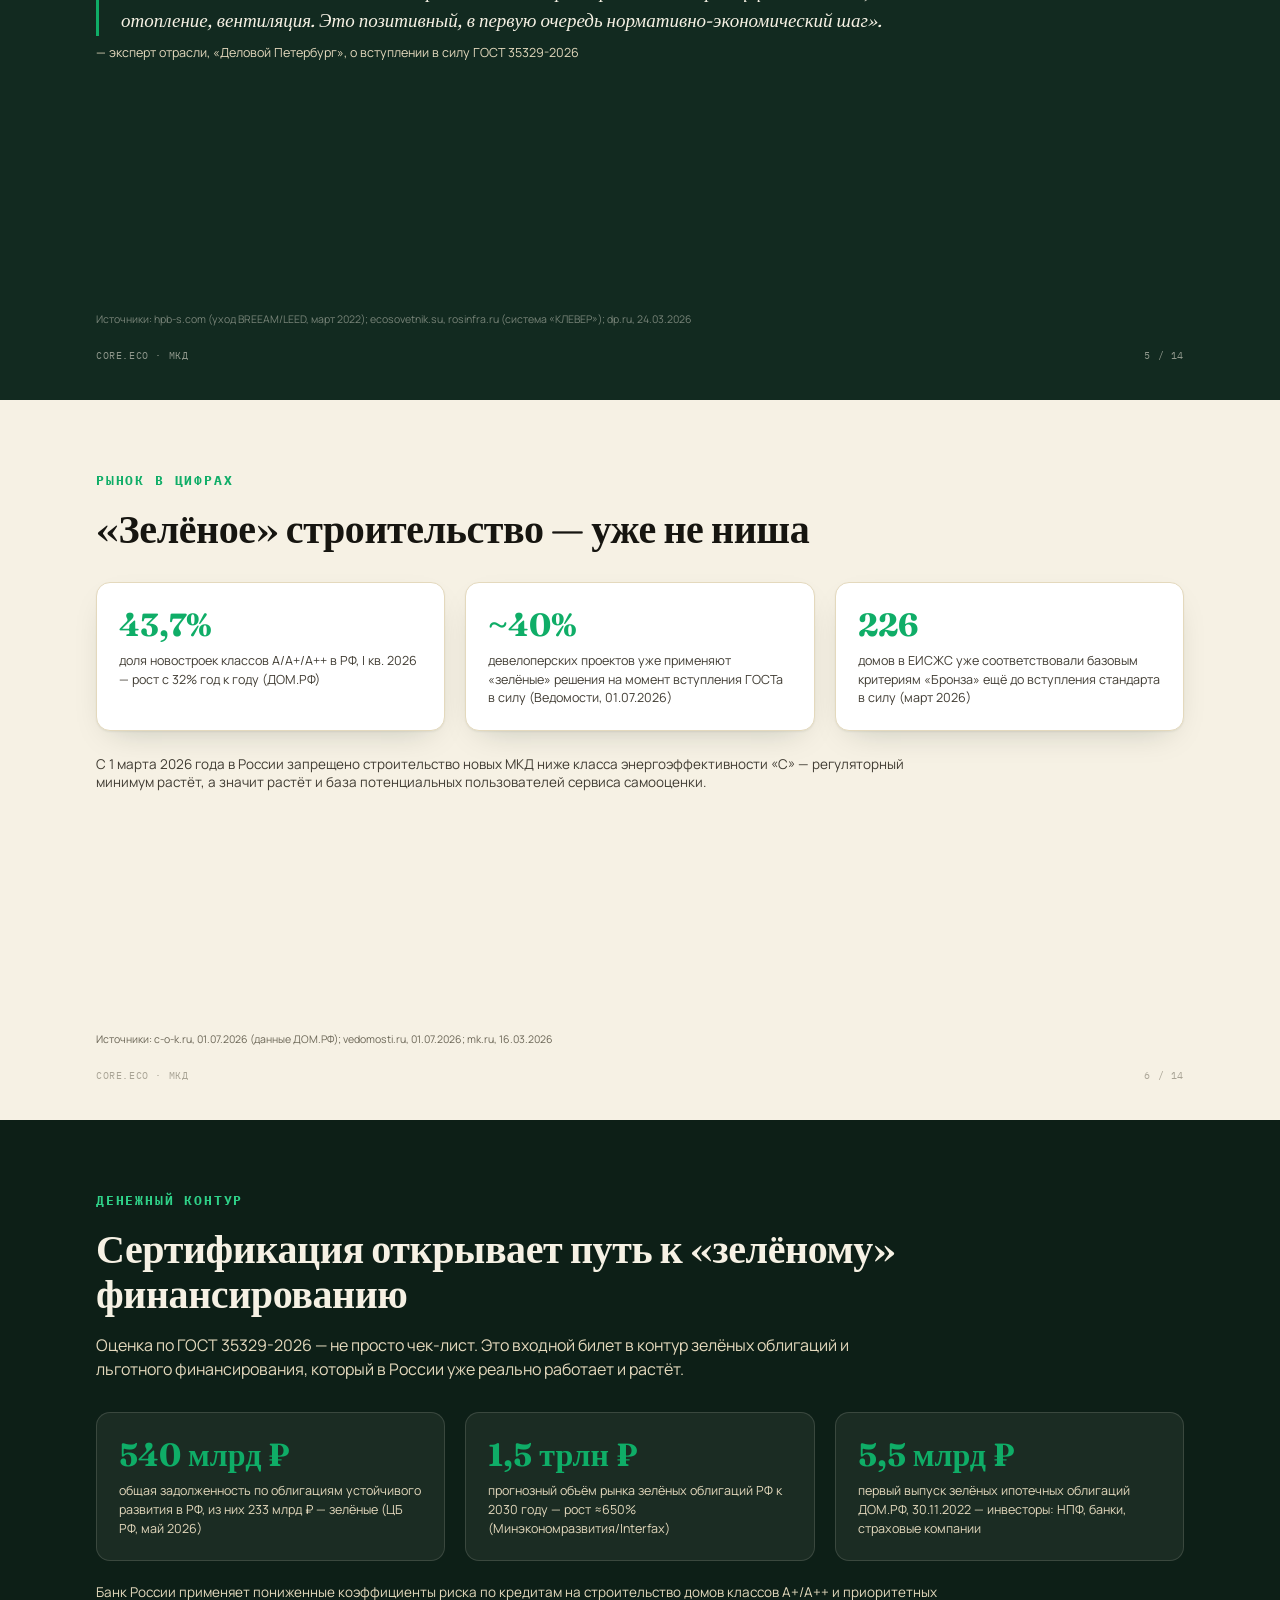
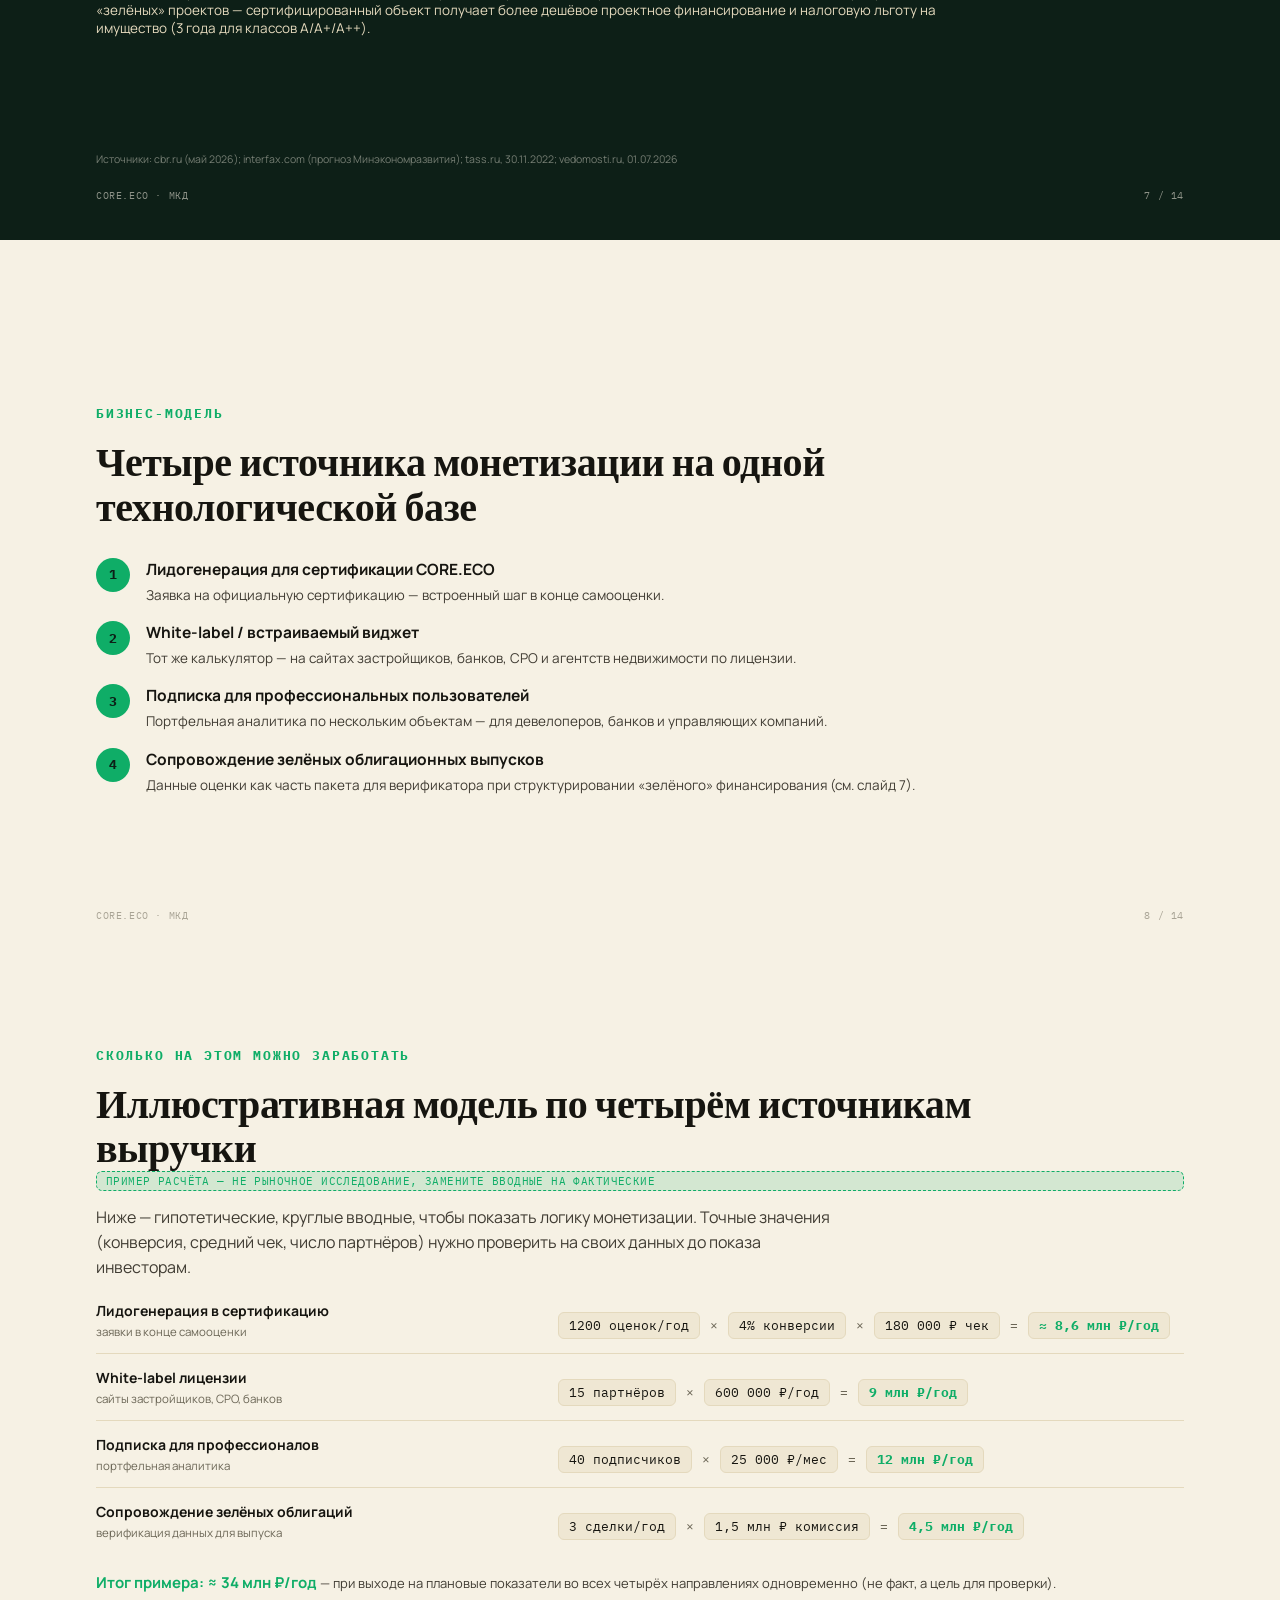
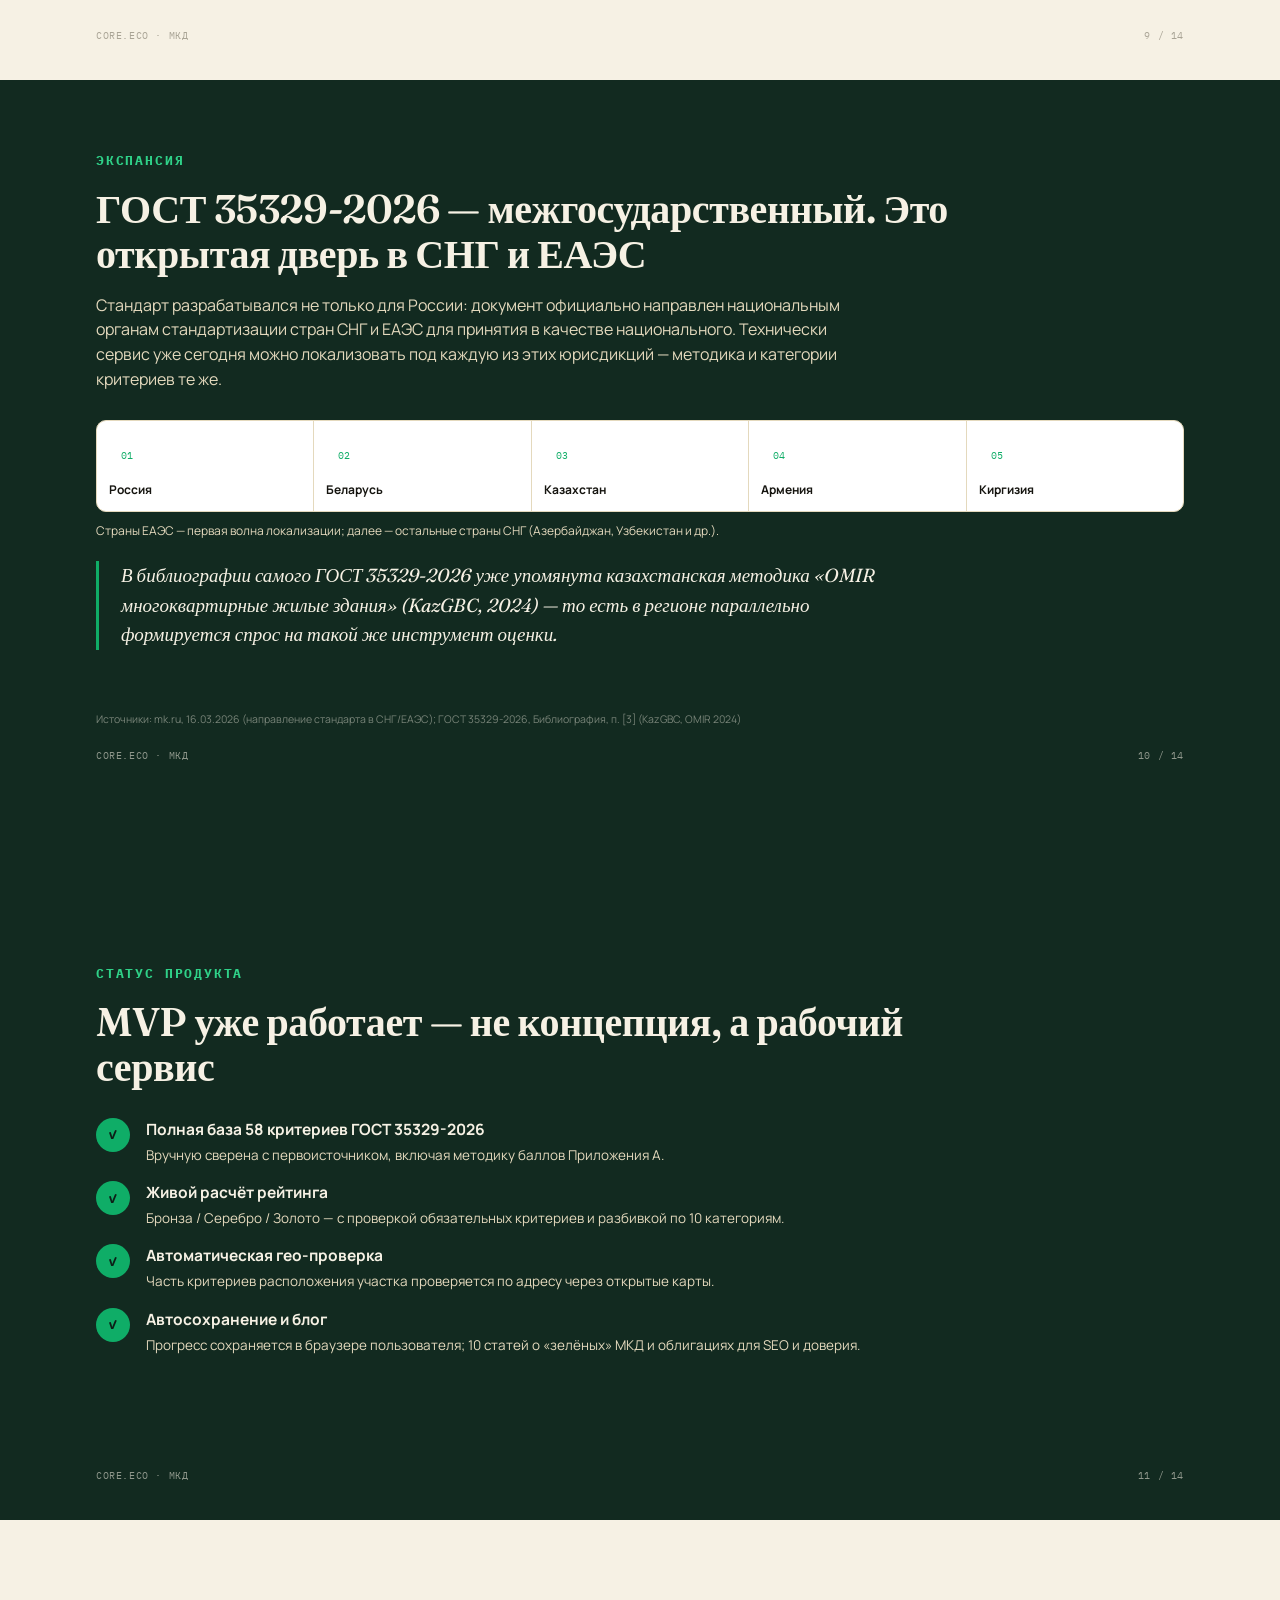
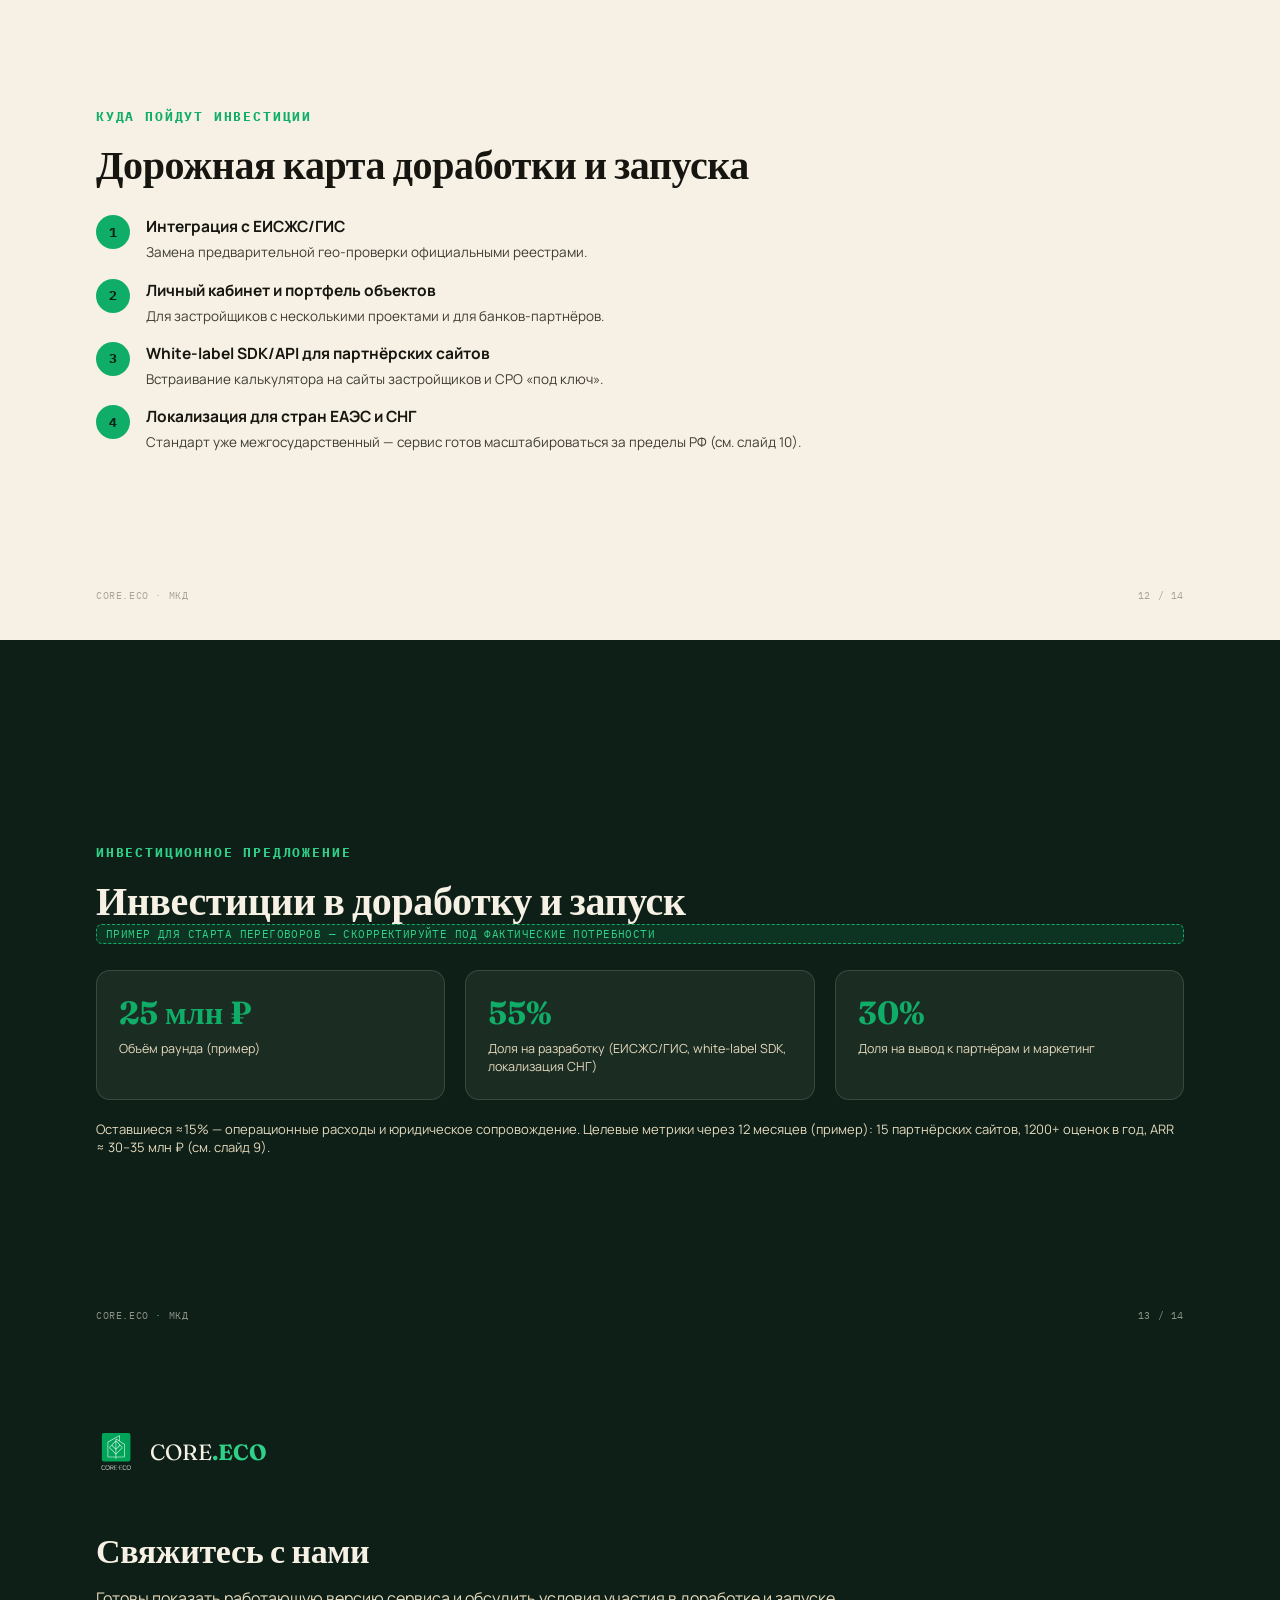
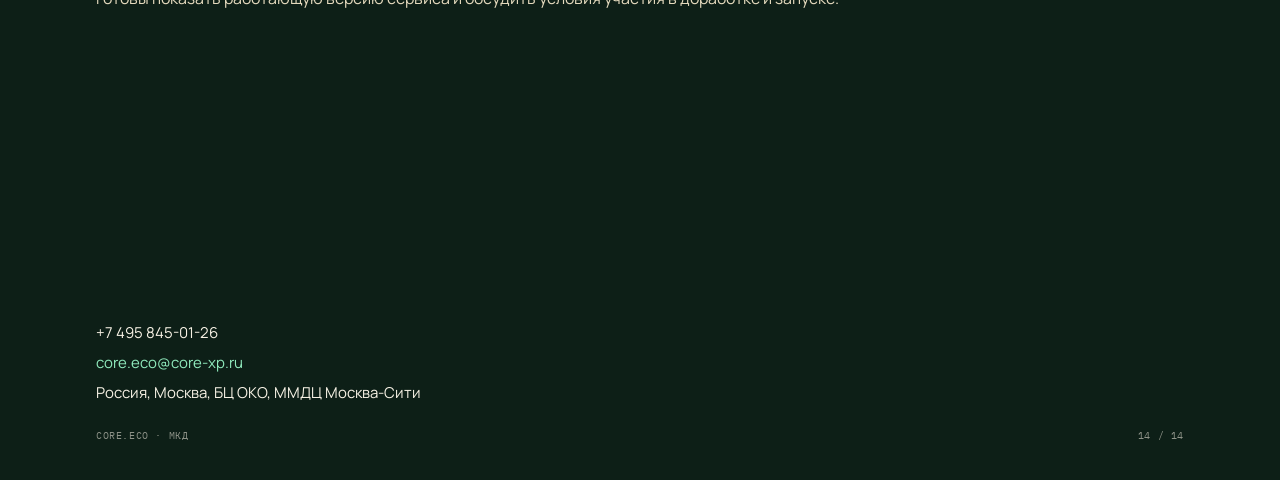
<file: pitch/deck.html>
<!doctype html>
<html lang="ru">
<head>
<meta charset="UTF-8">
<title>CORE.ECO · МКД — инвестиционная презентация</title>
<link rel="stylesheet" href="../assets/css/style.css?v=20260814b">
<style>
  @page { size: 13.333in 7.5in; margin: 0; }
  html,body{margin:0;background:#fff;}
  .deck-slide{
    width:13.333in;height:7.5in;box-sizing:border-box;overflow:hidden;position:relative;
    page-break-after:always;display:flex;flex-direction:column;justify-content:center;
    padding:0.75in 1in;
  }
  .deck-slide.dark{background:var(--forest-950);color:var(--paper-100);}
  .deck-slide.forest{background:var(--forest-900);color:var(--paper-100);}
  .deck-slide.light{background:var(--paper-100);color:var(--ink-900);}
  .deck-slide .slide-foot{
    position:absolute;bottom:0.4in;left:1in;right:1in;display:flex;justify-content:space-between;
    font-family:var(--font-mono);font-size:10px;letter-spacing:.06em;text-transform:uppercase;opacity:.55;
  }
  .deck-kicker{font-family:var(--font-mono);font-size:13px;letter-spacing:.14em;text-transform:uppercase;color:var(--signal-400);margin-bottom:18px;font-weight:700;}
  .deck-title{font-family:var(--font-display);font-size:40px;font-weight:600;line-height:1.12;letter-spacing:-.01em;max-width:920px;}
  .deck-sub{font-size:16px;line-height:1.55;color:var(--paper-300);max-width:760px;margin-top:16px;}
  .light .deck-sub{color:var(--ink-700);}
  .deck-grid2{display:grid;grid-template-columns:1fr 1fr;gap:40px;align-items:start;margin-top:34px;}
  .deck-list{margin-top:28px;display:flex;flex-direction:column;gap:16px;}
  .deck-list .item{display:flex;gap:16px;align-items:flex-start;}
  .deck-list .num{
    flex-shrink:0;width:34px;height:34px;border-radius:50%;display:flex;align-items:center;justify-content:center;
    font-family:var(--font-mono);font-weight:700;font-size:13px;background:var(--signal-500);color:var(--forest-950);
  }
  .deck-list .txt b{display:block;font-size:15.5px;margin-bottom:3px;}
  .deck-list .txt span{font-size:13.5px;color:var(--paper-300);line-height:1.5;}
  .light .deck-list .txt span{color:var(--ink-700);}
  .deck-card{background:rgba(246,241,228,.06);border:1px solid rgba(246,241,228,.14);border-radius:var(--radius-md);padding:24px;}
  .light .deck-card{background:#fff;border-color:var(--paper-300);box-shadow:var(--shadow-card);}
  .deck-stats3{display:grid;grid-template-columns:repeat(3,1fr);gap:20px;margin-top:30px;}
  .deck-stat{background:rgba(246,241,228,.06);border:1px solid rgba(246,241,228,.14);border-radius:var(--radius-md);padding:22px;}
  .light .deck-stat{background:#fff;border-color:var(--paper-300);box-shadow:var(--shadow-card);}
  .deck-stat b{display:block;font-family:var(--font-display);font-size:32px;color:var(--signal-500);}
  .deck-stat span{font-size:12.5px;color:var(--paper-300);line-height:1.5;display:block;margin-top:8px;}
  .light .deck-stat span{color:var(--ink-700);}
  .deck-src{margin-top:auto;padding-top:20px;font-size:10.5px;color:rgba(246,241,228,.45);line-height:1.6;}
  .light .deck-src{color:var(--ink-500);}
  .deck-quote{font-family:var(--font-display);font-style:italic;font-size:19px;line-height:1.55;border-left:3px solid var(--signal-500);padding-left:22px;margin-top:10px;max-width:820px;}
  .deck-badge-row{display:flex;gap:10px;margin-top:20px;flex-wrap:wrap;}
  .placeholder{background:rgba(192,80,58,.15);border:1px dashed var(--red-500);color:#e79a86;padding:2px 8px;border-radius:6px;font-family:var(--font-mono);font-size:12px;}
  .light .placeholder{color:var(--red-500);}
  .example-tag{display:inline-block;background:rgba(15,173,103,.15);border:1px dashed var(--signal-500);color:var(--signal-400);padding:2px 9px;border-radius:6px;font-family:var(--font-mono);font-size:10.5px;letter-spacing:.04em;text-transform:uppercase;margin-bottom:14px;}
  .light .example-tag{color:var(--signal-500);}
  .formula-row{display:flex;align-items:center;gap:10px;flex-wrap:wrap;font-family:var(--font-mono);font-size:13px;margin-top:10px;}
  .formula-row .op{color:var(--paper-300);}
  .light .formula-row .op{color:var(--ink-500);}
  .formula-row .val{background:rgba(246,241,228,.08);border:1px solid rgba(246,241,228,.18);border-radius:6px;padding:4px 10px;}
  .light .formula-row .val{background:var(--paper-200);border-color:var(--paper-300);}
  .formula-row .res{font-weight:700;color:var(--signal-400);}
  .light .formula-row .res{color:var(--signal-500);}
  .rev-row{display:grid;grid-template-columns:1.4fr 2fr;gap:24px;align-items:center;padding:14px 0;border-bottom:1px solid rgba(246,241,228,.12);}
  .light .rev-row{border-color:var(--paper-300);}
  .rev-row:last-child{border-bottom:none;}
  .rev-row .lbl{font-size:14px;font-weight:700;}
  .rev-row .lbl small{display:block;font-weight:400;font-size:11.5px;color:var(--paper-300);margin-top:4px;}
  .light .rev-row .lbl small{color:var(--ink-500);}
  .mini-cat{display:grid;grid-template-columns:repeat(5,1fr);gap:1px;background:var(--paper-300);border:1px solid var(--paper-300);border-radius:10px;overflow:hidden;margin-top:26px;}
  .mini-cat div{background:#fff;padding:14px 12px;font-size:11px;color:var(--ink-900);}
  .mini-cat .n{font-family:var(--font-mono);color:var(--signal-500);font-size:10px;}
  .mini-cat b{display:block;font-size:12px;margin-top:6px;line-height:1.3;color:var(--ink-900);}
</style>
</head>
<body>

<!-- 1. ОБЛОЖКА -->
<section class="deck-slide dark blueprint-bg on-dark">
  <div style="display:flex;align-items:center;gap:14px;">
    <img src="../assets/img/mark.svg" style="width:46px;height:46px;">
    <span style="font-family:var(--font-display);font-size:24px;">CORE<b style="color:var(--signal-400)">.ECO</b></span>
    <span class="tag" style="border:1px solid rgba(143,233,188,.35);border-radius:100px;padding:4px 12px;font-family:var(--font-mono);font-size:11px;color:var(--signal-300);">МКД</span>
  </div>
  <div style="margin-top:70px;">
    <div class="deck-kicker">Инвестиционная презентация · 2026</div>
    <div class="deck-title">Онлайн-оценка «зелёных» многоквартирных домов по ГОСТ 35329—2026</div>
    <p class="deck-sub">Сервис, который переводит 58 критериев межгосударственного стандарта в понятный расчёт рейтинга — и открывает застройщику путь к «зелёному» финансированию.</p>
  </div>
  <div class="slide-foot"><span>CORE.ECO · МКД</span><span>1 / 14</span></div>
</section>

<!-- 2. ПРОБЛЕМА -->
<section class="deck-slide light">
  <div class="deck-kicker" style="color:var(--signal-500);">Проблема</div>
  <div class="deck-title" style="color:var(--ink-900);">Стандарт обязателен с 1 июля 2026 года. Понятного способа оценить себя по нему — нет</div>
  <div class="deck-list">
    <div class="item"><div class="num">1</div><div class="txt"><b>58 критериев, 10 категорий, три рейтинга</b><span>Методика ГОСТ 35329—2026 объёмна и требует профессиональной интерпретации — самостоятельно застройщику разобраться сложно.</span></div></div>
    <div class="item"><div class="num">2</div><div class="txt"><b>Международные системы ушли с рынка</b><span>BREEAM, LEED и WELL приостановили работу с российскими заказчиками в марте 2022 года — привычного пути сертификации не осталось.</span></div></div>
    <div class="item"><div class="num">3</div><div class="txt"><b>Оценка «на глаз» стоит денег и времени</b><span>Пока нет предварительного ориентира по рейтингу, застройщик либо переплачивает за консультанта на старте, либо узнаёт о несоответствии слишком поздно — на этапе экспертизы.</span></div></div>
  </div>
  <div class="slide-foot" style="color:var(--ink-500)"><span>CORE.ECO · МКД</span><span>2 / 14</span></div>
</section>

<!-- 3. РЕШЕНИЕ -->
<section class="deck-slide dark blueprint-bg on-dark">
  <div class="deck-kicker">Решение</div>
  <div class="deck-title">CORE.ECO — калькулятор «зелёного» рейтинга, который считает сам</div>
  <div class="deck-grid2">
    <div>
      <p class="deck-sub">Веб-сервис проводит застройщика через официальный порядок оценки из раздела 7 ГОСТ 35329—2026: от выбора стадии проекта до готового отчёта с рейтингом — без участия консультанта на предварительном этапе.</p>
      <div class="deck-badge-row">
        <span class="tier-chip bronze">БРОНЗА</span>
        <span class="tier-chip silver">СЕРЕБРО</span>
        <span class="tier-chip gold">ЗОЛОТО</span>
      </div>
    </div>
    <div class="deck-card">
      <div class="criterion-code" style="color:var(--signal-400)">1.1 · Категория «Расположение участка»</div>
      <div class="criterion-title" style="color:#fff;margin-top:6px;">Общественный транспорт</div>
      <div style="font-size:12.5px;color:var(--paper-300);margin-top:10px;">В радиусе 500 м от дома — остановка общественного транспорта</div>
      <div class="criterion-answer" style="margin-top:14px;">
        <span class="opt-btn on" style="pointer-events:none;">✓ Выполнено</span>
        <span class="badge mand-bronze">* Бронза</span>
        <span class="badge pts" style="background:#fff;color:var(--forest-950)">1 балл.</span>
      </div>
    </div>
  </div>
  <div class="slide-foot"><span>CORE.ECO · МКД</span><span>3 / 14</span></div>
</section>

<!-- 4. КАК ЭТО РАБОТАЕТ -->
<section class="deck-slide light">
  <div class="deck-kicker" style="color:var(--signal-500);">Продукт</div>
  <div class="deck-title" style="color:var(--ink-900);">Один сквозной сценарий — от адреса дома до заявки на сертификацию</div>
  <div class="process-steps" style="margin-top:40px;">
    <div class="process-step"><div class="pnum">01</div><h4>Стадия проекта</h4><p>Проект, прошедший экспертизу, или дом, введённый в эксплуатацию — п. 6.5–6.6 ГОСТа.</p></div>
    <div class="process-step"><div class="pnum">02</div><h4>10 категорий и файлы</h4><p>По каждому критерию — требование и загрузка подтверждающего документа. Часть критериев проверяется автоматически по адресу.</p></div>
    <div class="process-step"><div class="pnum">03</div><h4>Расчёт по Приложению А</h4><p>Живой подсчёт баллов и проверка обязательных критериев для каждой ступени рейтинга.</p></div>
    <div class="process-step"><div class="pnum">04</div><h4>Отчёт и заявка</h4><p>Рейтинг, разбивка по категориям, список недостающих критериев — и переход к официальной сертификации.</p></div>
  </div>
  <div class="slide-foot" style="color:var(--ink-500)"><span>CORE.ECO · МКД</span><span>4 / 14</span></div>
</section>

<!-- 5. РЫНОК: РАЗВОРОТ К РОССИЙСКИМ СТАНДАРТАМ -->
<section class="deck-slide forest blueprint-bg on-dark">
  <div class="deck-kicker">Почему сейчас</div>
  <div class="deck-title">Рынок уже разворачивается к национальным «зелёным» стандартам</div>
  <p class="deck-sub">После ухода BREEAM и LEED в 2022 году в России последовательно выстроена собственная система: рыночная («КЛЕВЕР», 67 критериев, участие ДОМ.РФ) и государственная (ГОСТ Р 70346-2022 → межгосударственный ГОСТ 35329-2026).</p>
  <div class="deck-quote">«Основные изменения в новом стандарте — в инженерных разделах: энергоэффективность, отопление, вентиляция. Это позитивный, в первую очередь нормативно-экономический шаг».</div>
  <p style="font-size:12.5px;color:var(--paper-300);margin-top:8px;">— эксперт отрасли, «Деловой Петербург», о вступлении в силу ГОСТ 35329-2026</p>
  <div class="deck-src">Источники: hpb-s.com (уход BREEAM/LEED, март 2022); ecosovetnik.su, rosinfra.ru (система «КЛЕВЕР»); dp.ru, 24.03.2026</div>
  <div class="slide-foot"><span>CORE.ECO · МКД</span><span>5 / 14</span></div>
</section>

<!-- 6. РЫНОК В ЦИФРАХ -->
<section class="deck-slide light">
  <div class="deck-kicker" style="color:var(--signal-500);">Рынок в цифрах</div>
  <div class="deck-title" style="color:var(--ink-900);">«Зелёное» строительство — уже не ниша</div>
  <div class="deck-stats3">
    <div class="deck-stat"><b>43,7%</b><span>доля новостроек классов A/A+/A++ в РФ, I кв. 2026 — рост с 32% год к году (ДОМ.РФ)</span></div>
    <div class="deck-stat"><b>~40%</b><span>девелоперских проектов уже применяют «зелёные» решения на момент вступления ГОСТа в силу (Ведомости, 01.07.2026)</span></div>
    <div class="deck-stat"><b>226</b><span>домов в ЕИСЖС уже соответствовали базовым критериям «Бронза» ещё до вступления стандарта в силу (март 2026)</span></div>
  </div>
  <p style="font-size:13.5px;color:var(--ink-700);margin-top:24px;max-width:820px;">С 1 марта 2026 года в России запрещено строительство новых МКД ниже класса энергоэффективности «С» — регуляторный минимум растёт, а значит растёт и база потенциальных пользователей сервиса самооценки.</p>
  <div class="deck-src">Источники: c-o-k.ru, 01.07.2026 (данные ДОМ.РФ); vedomosti.ru, 01.07.2026; mk.ru, 16.03.2026</div>
  <div class="slide-foot" style="color:var(--ink-500)"><span>CORE.ECO · МКД</span><span>6 / 14</span></div>
</section>

<!-- 7. ЗЕЛЁНЫЕ ОБЛИГАЦИИ -->
<section class="deck-slide dark blueprint-bg on-dark">
  <div class="deck-kicker">Денежный контур</div>
  <div class="deck-title">Сертификация открывает путь к «зелёному» финансированию</div>
  <p class="deck-sub">Оценка по ГОСТ 35329-2026 — не просто чек-лист. Это входной билет в контур зелёных облигаций и льготного финансирования, который в России уже реально работает и растёт.</p>
  <div class="deck-stats3">
    <div class="deck-stat"><b>540 млрд ₽</b><span>общая задолженность по облигациям устойчивого развития в РФ, из них 233 млрд ₽ — зелёные (ЦБ РФ, май 2026)</span></div>
    <div class="deck-stat"><b>1,5 трлн ₽</b><span>прогнозный объём рынка зелёных облигаций РФ к 2030 году — рост ≈650% (Минэкономразвития/Interfax)</span></div>
    <div class="deck-stat"><b>5,5 млрд ₽</b><span>первый выпуск зелёных ипотечных облигаций ДОМ.РФ, 30.11.2022 — инвесторы: НПФ, банки, страховые компании</span></div>
  </div>
  <p style="font-size:13.5px;color:var(--paper-300);margin-top:22px;max-width:860px;">Банк России применяет пониженные коэффициенты риска по кредитам на строительство домов классов A+/A++ и приоритетных «зелёных» проектов — сертифицированный объект получает более дешёвое проектное финансирование и налоговую льготу на имущество (3 года для классов A/A+/A++).</p>
  <div class="deck-src">Источники: cbr.ru (май 2026); interfax.com (прогноз Минэкономразвития); tass.ru, 30.11.2022; vedomosti.ru, 01.07.2026</div>
  <div class="slide-foot"><span>CORE.ECO · МКД</span><span>7 / 14</span></div>
</section>

<!-- 8. БИЗНЕС-МОДЕЛЬ -->
<section class="deck-slide light">
  <div class="deck-kicker" style="color:var(--signal-500);">Бизнес-модель</div>
  <div class="deck-title" style="color:var(--ink-900);">Четыре источника монетизации на одной технологической базе</div>
  <div class="deck-list">
    <div class="item"><div class="num">1</div><div class="txt"><b>Лидогенерация для сертификации CORE.ECO</b><span>Заявка на официальную сертификацию — встроенный шаг в конце самооценки.</span></div></div>
    <div class="item"><div class="num">2</div><div class="txt"><b>White-label / встраиваемый виджет</b><span>Тот же калькулятор — на сайтах застройщиков, банков, СРО и агентств недвижимости по лицензии.</span></div></div>
    <div class="item"><div class="num">3</div><div class="txt"><b>Подписка для профессиональных пользователей</b><span>Портфельная аналитика по нескольким объектам — для девелоперов, банков и управляющих компаний.</span></div></div>
    <div class="item"><div class="num">4</div><div class="txt"><b>Сопровождение зелёных облигационных выпусков</b><span>Данные оценки как часть пакета для верификатора при структурировании «зелёного» финансирования (см. слайд 7).</span></div></div>
  </div>
  <div class="slide-foot" style="color:var(--ink-500)"><span>CORE.ECO · МКД</span><span>8 / 14</span></div>
</section>

<!-- 9. ПОТЕНЦИАЛ ВЫРУЧКИ -->
<section class="deck-slide light">
  <div class="deck-kicker" style="color:var(--signal-500);">Сколько на этом можно заработать</div>
  <div class="deck-title" style="color:var(--ink-900);">Иллюстративная модель по четырём источникам выручки</div>
  <span class="example-tag">Пример расчёта — не рыночное исследование, замените вводные на фактические</span>
  <p class="deck-sub" style="margin-top:0;">Ниже — гипотетические, круглые вводные, чтобы показать логику монетизации. Точные значения (конверсия, средний чек, число партнёров) нужно проверить на своих данных до показа инвесторам.</p>

  <div style="margin-top:8px;">
    <div class="rev-row">
      <div class="lbl">Лидогенерация в сертификацию<small>заявки в конце самооценки</small></div>
      <div class="formula-row"><span class="val">1200 оценок/год</span><span class="op">×</span><span class="val">4% конверсии</span><span class="op">×</span><span class="val">180 000 ₽ чек</span><span class="op">=</span><span class="val res">≈ 8,6 млн ₽/год</span></div>
    </div>
    <div class="rev-row">
      <div class="lbl">White-label лицензии<small>сайты застройщиков, СРО, банков</small></div>
      <div class="formula-row"><span class="val">15 партнёров</span><span class="op">×</span><span class="val">600 000 ₽/год</span><span class="op">=</span><span class="val res">9 млн ₽/год</span></div>
    </div>
    <div class="rev-row">
      <div class="lbl">Подписка для профессионалов<small>портфельная аналитика</small></div>
      <div class="formula-row"><span class="val">40 подписчиков</span><span class="op">×</span><span class="val">25 000 ₽/мес</span><span class="op">=</span><span class="val res">12 млн ₽/год</span></div>
    </div>
    <div class="rev-row">
      <div class="lbl">Сопровождение зелёных облигаций<small>верификация данных для выпуска</small></div>
      <div class="formula-row"><span class="val">3 сделки/год</span><span class="op">×</span><span class="val">1,5 млн ₽ комиссия</span><span class="op">=</span><span class="val res">4,5 млн ₽/год</span></div>
    </div>
  </div>
  <p style="margin-top:18px;font-size:15px;"><b style="color:var(--signal-500);">Итог примера: ≈ 34 млн ₽/год</b> <span style="color:var(--ink-700);font-size:13px;">— при выходе на плановые показатели во всех четырёх направлениях одновременно (не факт, а цель для проверки).</span></p>
  <div class="slide-foot" style="color:var(--ink-500)"><span>CORE.ECO · МКД</span><span>9 / 14</span></div>
</section>

<!-- 10. ПОТЕНЦИАЛ СНГ/ЕАЭС -->
<section class="deck-slide forest blueprint-bg on-dark">
  <div class="deck-kicker">Экспансия</div>
  <div class="deck-title">ГОСТ 35329-2026 — межгосударственный. Это открытая дверь в СНГ и ЕАЭС</div>
  <p class="deck-sub">Стандарт разрабатывался не только для России: документ официально направлен национальным органам стандартизации стран СНГ и ЕАЭС для принятия в качестве национального. Технически сервис уже сегодня можно локализовать под каждую из этих юрисдикций — методика и категории критериев те же.</p>

  <div class="mini-cat" style="grid-template-columns:repeat(5,1fr);margin-top:28px;">
    <div><div class="n">01</div><b>Россия</b></div>
    <div><div class="n">02</div><b>Беларусь</b></div>
    <div><div class="n">03</div><b>Казахстан</b></div>
    <div><div class="n">04</div><b>Армения</b></div>
    <div><div class="n">05</div><b>Киргизия</b></div>
  </div>
  <p style="font-size:12px;color:var(--paper-300);margin-top:10px;">Страны ЕАЭС — первая волна локализации; далее — остальные страны СНГ (Азербайджан, Узбекистан и др.).</p>

  <div class="deck-quote" style="margin-top:22px;">В библиографии самого ГОСТ 35329-2026 уже упомянута казахстанская методика «OMIR многоквартирные жилые здания» (KazGBC, 2024) — то есть в регионе параллельно формируется спрос на такой же инструмент оценки.</div>
  <div class="deck-src">Источники: mk.ru, 16.03.2026 (направление стандарта в СНГ/ЕАЭС); ГОСТ 35329-2026, Библиография, п. [3] (KazGBC, OMIR 2024)</div>
  <div class="slide-foot"><span>CORE.ECO · МКД</span><span>10 / 14</span></div>
</section>

<!-- 11. ЧТО УЖЕ ГОТОВО -->
<section class="deck-slide forest blueprint-bg on-dark">
  <div class="deck-kicker">Статус продукта</div>
  <div class="deck-title">MVP уже работает — не концепция, а рабочий сервис</div>
  <div class="deck-list">
    <div class="item"><div class="num">✓</div><div class="txt"><b>Полная база 58 критериев ГОСТ 35329-2026</b><span>Вручную сверена с первоисточником, включая методику баллов Приложения А.</span></div></div>
    <div class="item"><div class="num">✓</div><div class="txt"><b>Живой расчёт рейтинга</b><span>Бронза / Серебро / Золото — с проверкой обязательных критериев и разбивкой по 10 категориям.</span></div></div>
    <div class="item"><div class="num">✓</div><div class="txt"><b>Автоматическая гео-проверка</b><span>Часть критериев расположения участка проверяется по адресу через открытые карты.</span></div></div>
    <div class="item"><div class="num">✓</div><div class="txt"><b>Автосохранение и блог</b><span>Прогресс сохраняется в браузере пользователя; 10 статей о «зелёных» МКД и облигациях для SEO и доверия.</span></div></div>
  </div>
  <div class="slide-foot"><span>CORE.ECO · МКД</span><span>11 / 14</span></div>
</section>

<!-- 12. ДОРОЖНАЯ КАРТА -->
<section class="deck-slide light">
  <div class="deck-kicker" style="color:var(--signal-500);">Куда пойдут инвестиции</div>
  <div class="deck-title" style="color:var(--ink-900);">Дорожная карта доработки и запуска</div>
  <div class="deck-list">
    <div class="item"><div class="num">1</div><div class="txt"><b>Интеграция с ЕИСЖС/ГИС</b><span>Замена предварительной гео-проверки официальными реестрами.</span></div></div>
    <div class="item"><div class="num">2</div><div class="txt"><b>Личный кабинет и портфель объектов</b><span>Для застройщиков с несколькими проектами и для банков-партнёров.</span></div></div>
    <div class="item"><div class="num">3</div><div class="txt"><b>White-label SDK/API для партнёрских сайтов</b><span>Встраивание калькулятора на сайты застройщиков и СРО «под ключ».</span></div></div>
    <div class="item"><div class="num">4</div><div class="txt"><b>Локализация для стран ЕАЭС и СНГ</b><span>Стандарт уже межгосударственный — сервис готов масштабироваться за пределы РФ (см. слайд 10).</span></div></div>
  </div>
  <div class="slide-foot" style="color:var(--ink-500)"><span>CORE.ECO · МКД</span><span>12 / 14</span></div>
</section>

<!-- 13. ИНВЕСТИЦИОННОЕ ПРЕДЛОЖЕНИЕ -->
<section class="deck-slide dark blueprint-bg on-dark">
  <div class="deck-kicker">Инвестиционное предложение</div>
  <div class="deck-title">Инвестиции в доработку и запуск</div>
  <span class="example-tag">Пример для старта переговоров — скорректируйте под фактические потребности</span>
  <div class="deck-stats3" style="margin-top:12px;">
    <div class="deck-stat"><b>25 млн ₽</b><span>Объём раунда (пример)</span></div>
    <div class="deck-stat"><b>55%</b><span>Доля на разработку (ЕИСЖС/ГИС, white-label SDK, локализация СНГ)</span></div>
    <div class="deck-stat"><b>30%</b><span>Доля на вывод к партнёрам и маркетинг</span></div>
  </div>
  <p style="font-size:13px;color:var(--paper-300);margin-top:20px;">Оставшиеся ≈15% — операционные расходы и юридическое сопровождение. Целевые метрики через 12 месяцев (пример): 15 партнёрских сайтов, 1200+ оценок в год, ARR ≈ 30–35 млн ₽ (см. слайд 9).</p>
  <div class="slide-foot"><span>CORE.ECO · МКД</span><span>13 / 14</span></div>
</section>

<!-- 14. КОНТАКТЫ -->
<section class="deck-slide dark blueprint-bg on-dark" style="justify-content:space-between;">
  <div>
    <div style="display:flex;align-items:center;gap:14px;">
      <img src="../assets/img/mark.svg" style="width:40px;height:40px;">
      <span style="font-family:var(--font-display);font-size:22px;">CORE<b style="color:var(--signal-400)">.ECO</b></span>
    </div>
    <div class="deck-title" style="font-size:34px;margin-top:60px;">Свяжитесь с нами</div>
    <p class="deck-sub">Готовы показать работающую версию сервиса и обсудить условия участия в доработке и запуске.</p>
  </div>
  <div style="font-size:15px;line-height:2;">
    +7 495 845-01-26<br>
    <a href="mailto:core.eco@core-xp.ru" style="color:var(--signal-300);">core.eco@core-xp.ru</a><br>
    Россия, Москва, БЦ ОКО, ММДЦ Москва-Сити
  </div>
  <div class="slide-foot"><span>CORE.ECO · МКД</span><span>14 / 14</span></div>
</section>

</body>
</html>
</file>
<file: assets/css/style.css>
/* =========================================================================
   CORE.ECO · МКД — дизайн-система
   Направление: «технический сертификат встречает природный журнал».
   Тёмно-зелёный + тёплая бумага, серийный дисплейный шрифт, чертёжная сетка,
   нумерация категорий как на бланке стандарта, монотип для баллов/кодов.
   ========================================================================= */

@import url('https://fonts.googleapis.com/css2?family=Fraunces:ital,opsz,wght@0,9..144,400;0,9..144,500;0,9..144,600;0,9..144,700;1,9..144,500&family=Manrope:wght@400;500;600;700;800&family=IBM+Plex+Mono:wght@400;500;600&display=swap');

:root{
  /* --- палитра --- */
  --forest-950:#0d1f17;
  --forest-900:#122a20;
  --forest-800:#16352a;
  --forest-700:#1e4636;
  --forest-600:#28593f;
  --signal-500:#0fad67;
  --signal-400:#2fd188;
  --signal-300:#8fe9bc;
  --paper-100:#f6f1e4;
  --paper-200:#efe7d3;
  --paper-300:#e4d9bd;
  --ink-900:#161510;
  --ink-700:#403c33;
  --ink-500:#6b6656;
  --gold-500:#c9992f;
  --gold-300:#e8c877;
  --silver-500:#9aa3a6;
  --silver-300:#d7dcde;
  --bronze-500:#a8703f;
  --bronze-300:#d3a879;
  --red-500:#c0503a;

  --font-display:'Fraunces', 'Iowan Old Style', serif;
  --font-body:'Manrope', -apple-system, sans-serif;
  --font-mono:'IBM Plex Mono', ui-monospace, monospace;

  --container:1180px;
  --radius-sm:6px;
  --radius-md:14px;
  --radius-lg:28px;
  --shadow-card:0 1px 2px rgba(13,31,23,.06), 0 12px 32px -16px rgba(13,31,23,.25);
  --shadow-deep:0 24px 64px -24px rgba(13,31,23,.55);
}

*,*::before,*::after{box-sizing:border-box;}
html{scroll-behavior:smooth;}
body{
  margin:0;
  font-family:var(--font-body);
  color:var(--ink-900);
  background:var(--paper-100);
  -webkit-font-smoothing:antialiased;
  overflow-x:hidden;
}
img{max-width:100%;display:block;}
a{color:inherit;text-decoration:none;}
ul{list-style:none;margin:0;padding:0;}
button{font-family:inherit;cursor:pointer;}
h1,h2,h3,h4{font-family:var(--font-display);margin:0;line-height:1.08;font-weight:600;letter-spacing:-.01em;}
p{margin:0;}

.wrap{max-width:var(--container);margin:0 auto;padding:0 28px;}

/* --- чертёжная сетка-фон (мотив «стандарт/чертёж») --- */
.blueprint-bg{
  position:relative;
  background-image:
    linear-gradient(rgba(22,53,42,.05) 1px, transparent 1px),
    linear-gradient(90deg, rgba(22,53,42,.05) 1px, transparent 1px);
  background-size:40px 40px;
}
.blueprint-bg.on-dark{
  background-image:
    linear-gradient(rgba(246,241,228,.06) 1px, transparent 1px),
    linear-gradient(90deg, rgba(246,241,228,.06) 1px, transparent 1px);
}

.corner-frame{position:relative;}
.corner-frame::before,.corner-frame::after,
.corner-frame span::before,.corner-frame span::after{
  content:'';position:absolute;width:14px;height:14px;
  border-color:currentColor;border-style:solid;opacity:.55;
}
.corner-frame::before{top:0;left:0;border-width:2px 0 0 2px;}
.corner-frame::after{top:0;right:0;border-width:2px 2px 0 0;}
.corner-frame span::before{bottom:0;left:0;border-width:0 0 2px 2px;}
.corner-frame span::after{bottom:0;right:0;border-width:0 2px 2px 0;}

/* --- topbar / nav --- */
.site-header{
  position:sticky;top:0;z-index:100;
  background:rgba(13,31,23,.92);
  backdrop-filter:blur(10px);
  border-bottom:1px solid rgba(246,241,228,.08);
}
.site-header .wrap{display:flex;align-items:center;justify-content:space-between;height:76px;}
.brand{display:flex;align-items:center;gap:12px;}
.brand img.mark{width:34px;height:34px;}
.brand .word{color:var(--paper-100);font-family:var(--font-display);font-size:19px;letter-spacing:.02em;}
.brand .word b{color:var(--signal-400);font-weight:600;}
.brand .tag{
  font-family:var(--font-mono);font-size:10px;letter-spacing:.14em;
  color:var(--signal-300);text-transform:uppercase;
  border:1px solid rgba(143,233,188,.35);border-radius:100px;
  padding:3px 9px;margin-left:4px;
}
.nav-links{display:flex;align-items:center;gap:6px;}
.nav-links a{
  color:var(--paper-200);font-size:14.5px;font-weight:500;
  padding:9px 16px;border-radius:100px;transition:.2s;
  white-space:nowrap;
}
.nav-links a:hover{background:rgba(246,241,228,.08);color:#fff;}
.nav-links a.current{background:var(--signal-500);color:#0d1f17;}
.nav-cta{
  display:inline-flex;align-items:center;gap:8px;
  background:var(--signal-500);color:var(--forest-950)!important;
  font-weight:700;padding:10px 20px;border-radius:100px;font-size:14px;
  transition:transform .2s, background .2s;
}
.nav-cta:hover{background:var(--signal-400);transform:translateY(-1px);}
.nav-toggle{display:none;}

@media (max-width:900px){
  .nav-links{
    position:fixed;inset:76px 0 0 0;background:var(--forest-950);
    flex-direction:column;align-items:stretch;padding:20px;gap:4px;
    transform:translateX(100%);transition:transform .3s ease;
  }
  .nav-links.open{transform:translateX(0);}
  .nav-links a{padding:14px 18px;font-size:16px;}
  .nav-toggle{
    display:flex;width:40px;height:40px;border:none;background:transparent;
    color:var(--paper-100);align-items:center;justify-content:center;
  }
}

/* --- buttons --- */
.btn{
  display:inline-flex;align-items:center;justify-content:center;gap:9px;
  font-weight:700;font-size:15px;padding:15px 28px;border-radius:100px;
  border:1px solid transparent;transition:transform .18s ease, box-shadow .18s ease, background .18s;
  white-space:nowrap;
}
.btn-primary{background:var(--signal-500);color:var(--forest-950);}
.btn-primary:hover{background:var(--signal-400);transform:translateY(-2px);box-shadow:0 14px 28px -10px rgba(15,173,103,.55);}
.btn-ghost{background:transparent;color:var(--paper-100);border-color:rgba(246,241,228,.3);}
.btn-ghost:hover{border-color:var(--signal-400);color:var(--signal-300);}
.btn-dark{background:var(--forest-950);color:var(--paper-100);}
.btn-dark:hover{background:var(--forest-800);transform:translateY(-2px);}
.btn-outline-dark{background:transparent;color:var(--ink-900);border-color:var(--ink-900);}
.btn-outline-dark:hover{background:var(--ink-900);color:var(--paper-100);}
.btn[disabled]{opacity:.45;pointer-events:none;}
.btn-sm{padding:10px 18px;font-size:13.5px;}

/* --- section utils --- */
.section{padding:110px 0;}
.section-tight{padding:64px 0;}
.section-dark{background:var(--forest-950);color:var(--paper-100);}
.section-forest{background:var(--forest-900);color:var(--paper-100);}
.eyebrow{
  font-family:var(--font-mono);font-size:12px;letter-spacing:.16em;text-transform:uppercase;
  color:var(--signal-500);display:flex;align-items:center;gap:10px;margin-bottom:18px;font-weight:600;
}
.eyebrow::before{content:'';width:26px;height:1px;background:currentColor;}
.section-dark .eyebrow,.section-forest .eyebrow{color:var(--signal-300);}
.h-xl{font-size:clamp(38px,5.6vw,66px);}
.h-lg{font-size:clamp(30px,4vw,46px);}
.h-md{font-size:clamp(22px,2.6vw,30px);}
.lede{font-size:19px;line-height:1.6;color:var(--ink-700);max-width:640px;}
.section-dark .lede,.section-forest .lede{color:var(--paper-300);}

/* --- reveal animation --- */
.reveal{opacity:0;transform:translateY(28px);transition:opacity .7s cubic-bezier(.2,.7,.2,1), transform .7s cubic-bezier(.2,.7,.2,1);}
.reveal.in{opacity:1;transform:none;}
.reveal-delay-1{transition-delay:.08s;}
.reveal-delay-2{transition-delay:.16s;}
.reveal-delay-3{transition-delay:.24s;}
.reveal-delay-4{transition-delay:.32s;}

/* --- footer --- */
.site-footer{background:var(--forest-950);color:var(--paper-300);padding:88px 0 28px;}
.footer-grid{display:grid;grid-template-columns:1.3fr 1fr 1fr 1.3fr;gap:48px;}
.footer-grid h4{color:var(--paper-100);font-family:var(--font-body);font-size:14px;text-transform:uppercase;letter-spacing:.08em;margin-bottom:18px;font-weight:700;}
.footer-grid a,.footer-grid p{color:var(--paper-300);font-size:14.5px;line-height:2;}
.footer-grid a:hover{color:var(--signal-300);}
.footer-bottom{
  margin-top:64px;padding-top:24px;border-top:1px solid rgba(246,241,228,.1);
  display:flex;justify-content:space-between;flex-wrap:wrap;gap:12px;
  font-size:12.5px;color:var(--ink-500);
}
.footer-legal{font-size:12.5px;color:var(--ink-500);line-height:1.8;}
@media (max-width:860px){.footer-grid{grid-template-columns:1fr 1fr;}}

/* =========================== ГЛАВНАЯ ==================================== */

.hero{
  position:relative;background:var(--forest-950);color:var(--paper-100);
  padding:76px 0 120px;overflow:hidden;
}
.hero::after{
  content:'';position:absolute;right:-180px;top:-120px;width:640px;height:640px;
  border-radius:50%;
  background:radial-gradient(circle at 30% 30%, rgba(15,173,103,.35), transparent 68%);
  filter:blur(10px);pointer-events:none;
}
.hero-grid{display:grid;grid-template-columns:1.15fr .85fr;gap:56px;align-items:end;position:relative;}
.hero-kicker{
  display:inline-flex;align-items:center;gap:10px;font-family:var(--font-mono);
  font-size:12.5px;letter-spacing:.12em;text-transform:uppercase;color:var(--signal-300);
  border:1px solid rgba(143,233,188,.3);padding:7px 16px 7px 8px;border-radius:100px;margin-bottom:28px;
}
.hero-kicker .dot{width:8px;height:8px;border-radius:50%;background:var(--signal-400);box-shadow:0 0 0 4px rgba(47,209,136,.2);}
.hero h1{font-size:clamp(40px,6vw,74px);color:#fff;}
.hero h1 em{font-style:normal;color:var(--signal-400);}
.hero-sub{margin-top:26px;font-size:19px;line-height:1.65;color:var(--paper-300);max-width:560px;}
.hero-actions{margin-top:40px;display:flex;gap:14px;flex-wrap:wrap;}
.hero-stats{display:grid;grid-template-columns:repeat(3,1fr);gap:1px;background:rgba(246,241,228,.12);border-radius:var(--radius-md);overflow:hidden;margin-top:56px;}
.hero-stats div{background:var(--forest-950);padding:22px 20px;}
.hero-stats b{display:block;font-family:var(--font-display);font-size:30px;color:var(--signal-400);}
.hero-stats span{font-size:12.5px;color:var(--paper-300);line-height:1.4;display:block;margin-top:6px;}

.hero-card{
  background:var(--forest-900);border:1px solid rgba(246,241,228,.1);
  border-radius:var(--radius-lg);padding:32px;color:var(--paper-100);
}
.hero-card .doc-id{font-family:var(--font-mono);font-size:12px;color:var(--signal-300);letter-spacing:.08em;}
.hero-card h3{font-size:24px;margin-top:14px;color:#fff;}
.hero-card p{font-size:14.5px;color:var(--paper-300);margin-top:12px;line-height:1.65;}
.tier-row{display:flex;gap:8px;margin-top:24px;}
.tier-chip{flex:1;text-align:center;padding:12px 6px;border-radius:var(--radius-sm);font-size:12px;font-weight:700;font-family:var(--font-mono);}
.tier-chip.bronze{background:rgba(168,112,63,.18);color:var(--bronze-300);}
.tier-chip.silver{background:rgba(154,163,166,.18);color:var(--silver-300);}
.tier-chip.gold{background:rgba(201,153,47,.18);color:var(--gold-300);}

/* timeline (история стандарта) */
.timeline{position:relative;padding-left:36px;}
.timeline::before{content:'';position:absolute;left:6px;top:6px;bottom:6px;width:2px;background:linear-gradient(var(--signal-500),transparent);}
.tl-item{position:relative;padding-bottom:44px;}
.tl-item:last-child{padding-bottom:0;}
.tl-item::before{content:'';position:absolute;left:-36px;top:4px;width:14px;height:14px;border-radius:50%;background:var(--paper-100);border:3px solid var(--signal-500);}
.tl-year{font-family:var(--font-mono);font-size:13px;color:var(--signal-500);font-weight:600;letter-spacing:.05em;}
.tl-item h4{font-size:20px;margin-top:8px;}
.tl-item p{margin-top:8px;color:var(--ink-700);font-size:15px;line-height:1.6;max-width:560px;}

/* категории 10 */
/* 10 категорий — компактные карточки: описание + раскрытие конкретных критериев по клику */
.cat-grid{display:grid;grid-template-columns:repeat(2,minmax(0,1fr));gap:16px;margin-top:52px;align-items:start;}
.cat-item{background:#fff;border:1px solid var(--paper-300);border-radius:var(--radius-md);padding:22px 24px 20px;display:flex;flex-direction:column;transition:box-shadow .25s ease,border-color .25s ease;}
.cat-item:hover{box-shadow:var(--shadow-card);border-color:var(--paper-200);}
.cat-item-top{display:flex;align-items:baseline;justify-content:space-between;gap:14px;padding-bottom:12px;border-bottom:1px solid var(--paper-200);}
.cat-item-num{font-family:var(--font-mono);font-size:26px;font-weight:600;line-height:1;letter-spacing:-.02em;color:var(--forest-700);}
.cat-item-range{font-family:var(--font-mono);font-size:11.5px;letter-spacing:.03em;color:var(--ink-500);white-space:nowrap;}
.cat-item-name{font-family:var(--font-display);font-weight:600;font-size:19px;line-height:1.18;color:var(--ink-900);margin-top:13px;}
.cat-item-desc{font-family:var(--font-body);font-size:13.5px;line-height:1.55;color:var(--ink-700);margin-top:9px;}
.cat-weight-track{height:4px;border-radius:100px;background:var(--paper-200);overflow:hidden;margin-top:16px;}
.cat-weight-fill{height:100%;border-radius:100px;background:linear-gradient(90deg,var(--signal-500),var(--signal-400));}
.cat-item-meta{margin-top:9px;font-family:var(--font-mono);font-size:11px;letter-spacing:.02em;color:var(--ink-500);}
.cat-item-meta b{color:var(--ink-700);font-weight:600;}
.cat-crits-toggle{margin-top:14px;display:inline-flex;align-items:center;gap:6px;align-self:flex-start;background:none;border:0;padding:0;cursor:pointer;font-family:var(--font-body);font-size:12.5px;font-weight:600;color:var(--forest-600);transition:color .2s;}
.cat-crits-toggle:hover{color:var(--signal-500);}
.cat-crits-toggle .tgl-arrow{font-size:10px;}
.cat-crits{list-style:none;margin:0;padding:0;max-height:0;overflow:hidden;opacity:0;transition:max-height .38s ease,opacity .3s ease,margin-top .38s ease;}
.cat-item.crits-open .cat-crits{max-height:720px;opacity:1;margin-top:12px;overflow-y:auto;}
.crit-row{display:grid;grid-template-columns:auto 1fr auto;align-items:baseline;column-gap:10px;padding:7px 0;border-top:1px solid var(--paper-200);}
.crit-row:first-child{border-top:0;}
.crit-code{font-family:var(--font-mono);font-size:12px;font-weight:600;color:var(--forest-600);}
.crit-name{font-family:var(--font-body);font-size:13px;line-height:1.4;color:var(--ink-700);}
.crit-info{font-family:var(--font-mono);font-size:10.5px;color:var(--ink-500);white-space:nowrap;}
.crit-info .mand{color:var(--forest-600);}
@media (max-width:820px){.cat-grid{grid-template-columns:1fr;gap:12px;}.cat-item{padding:20px 20px 18px;}}

/* методика баллов */
.methodology{display:grid;grid-template-columns:.9fr 1.1fr;gap:64px;align-items:start;}
.rating-table{width:100%;border-collapse:collapse;margin-top:8px;}
.rating-table th,.rating-table td{padding:14px 12px;text-align:left;border-bottom:1px solid rgba(246,241,228,.12);font-size:14.5px;}
.rating-table th{font-family:var(--font-mono);font-size:11.5px;letter-spacing:.08em;text-transform:uppercase;color:var(--paper-300);font-weight:600;}
.rating-pill{display:inline-flex;align-items:center;gap:8px;padding:5px 12px;border-radius:100px;font-size:13px;font-weight:700;}
.rating-pill.gold{background:rgba(201,153,47,.18);color:var(--gold-300);}
.rating-pill.silver{background:rgba(154,163,166,.2);color:var(--silver-300);}
.rating-pill.bronze{background:rgba(168,112,63,.2);color:var(--bronze-300);}
.bar-track{height:8px;background:rgba(246,241,228,.12);border-radius:100px;overflow:hidden;width:100%;}
.bar-fill{height:100%;border-radius:100px;background:var(--signal-500);}
.split-stat{display:flex;gap:24px;margin-top:28px;}
.split-stat div{flex:1;border:1px solid rgba(246,241,228,.14);border-radius:var(--radius-md);padding:18px;}
.split-stat b{font-family:var(--font-display);font-size:26px;display:block;color:#fff;}
.split-stat span{font-size:12.5px;color:var(--paper-300);}

/* процесс оценки (3-5 шагов) */
.process-steps{display:grid;grid-template-columns:repeat(4,1fr);gap:24px;margin-top:56px;}
.process-step{background:#fff;border:1px solid var(--paper-300);border-radius:var(--radius-md);padding:26px 22px;box-shadow:var(--shadow-card);}
.process-step .pnum{
  width:38px;height:38px;border-radius:50%;background:var(--forest-950);color:var(--signal-400);
  display:flex;align-items:center;justify-content:center;font-family:var(--font-mono);font-weight:700;font-size:14px;margin-bottom:18px;
}
.process-step h4{font-size:17px;}
.process-step p{margin-top:10px;font-size:14px;color:var(--ink-700);line-height:1.55;}
.process-arrow{display:none;}
@media (max-width:980px){.process-steps{grid-template-columns:1fr 1fr;}}
@media (max-width:600px){.process-steps{grid-template-columns:1fr;}}

/* CTA band */
.cta-band{
  background:var(--signal-500);color:var(--forest-950);border-radius:var(--radius-lg);
  padding:64px;display:flex;justify-content:space-between;align-items:center;gap:32px;flex-wrap:wrap;
  position:relative;overflow:hidden;
}
.cta-band h3{font-size:clamp(26px,3.2vw,36px);max-width:520px;}
.cta-band p{margin-top:10px;font-size:15px;max-width:460px;opacity:.85;}

/* --- responsive base sections --- */
@media (max-width:980px){
  .hero-grid{grid-template-columns:1fr;}
  .methodology{grid-template-columns:1fr;}
  .footer-grid{grid-template-columns:1fr 1fr;}
}
@media (max-width:640px){
  .section{padding:72px 0;}
  .hero{padding:52px 0 80px;}
  .cta-band{padding:40px 26px;flex-direction:column;text-align:center;align-items:stretch;}
  .hero-stats{grid-template-columns:1fr;}
}

/* =========================== ОЦЕНКА (WIZARD) ============================ */

.assess-shell{background:var(--paper-100);min-height:100vh;}
.assess-header{padding:20px 0;background:var(--forest-950);position:relative;}
.assess-header::before,.assess-header::after{content:'';position:absolute;top:0;bottom:0;width:36px;pointer-events:none;z-index:1;}
.assess-header::before{left:0;background:linear-gradient(90deg,var(--forest-950),transparent);}
.assess-header::after{right:0;background:linear-gradient(270deg,var(--forest-950),transparent);}
.assess-stepper{display:flex;align-items:center;gap:0;overflow-x:auto;padding-bottom:2px;scroll-behavior:smooth;}
.assess-step{
  display:flex;align-items:center;gap:9px;padding:9px 12px;border-radius:100px;flex-shrink:0;
  color:var(--paper-300);font-size:13px;font-weight:600;white-space:nowrap;
}
.assess-step .dot{width:22px;height:22px;border-radius:50%;background:rgba(246,241,228,.12);display:flex;align-items:center;justify-content:center;font-family:var(--font-mono);font-size:11px;}
.assess-step.done{color:var(--signal-300);}
.assess-step.done .dot{background:var(--signal-500);color:var(--forest-950);}
/* A2: категория отвечена частично — кружок наполовину зелёный, отличается и от «пусто», и от «готово» */
.assess-step.partial{color:var(--paper-200,#e9eeeb);}
.assess-step.partial .dot{background:linear-gradient(90deg,var(--signal-500) 50%,rgba(246,241,228,.14) 50%);color:#fff;}
.assess-step.active{color:#fff;background:rgba(246,241,228,.08);}
.assess-step.active .dot{background:#fff;color:var(--forest-950);}
.assess-connector{width:20px;height:1px;background:rgba(246,241,228,.18);flex-shrink:0;}

.assess-body{padding:56px 0 120px;}
.assess-layout{display:grid;grid-template-columns:1fr 320px;gap:48px;align-items:start;}
.assess-main{background:#fff;border:1px solid var(--paper-300);border-radius:var(--radius-lg);padding:48px;box-shadow:var(--shadow-card);min-height:420px;}
.assess-side{position:sticky;top:100px;display:flex;flex-direction:column;gap:20px;}

/* стадия выбора */
.stage-grid{display:grid;grid-template-columns:1fr 1fr;gap:22px;margin-top:36px;}
.stage-card{
  border:2px solid var(--paper-300);border-radius:var(--radius-md);padding:30px;cursor:pointer;
  transition:.2s;text-align:left;background:var(--paper-100);
}
.stage-card:hover{border-color:var(--signal-500);}
.stage-card.selected{border-color:var(--signal-500);background:rgba(15,173,103,.06);}
.stage-card .stage-icon{width:44px;height:44px;border-radius:12px;background:var(--forest-950);color:var(--signal-400);display:flex;align-items:center;justify-content:center;margin-bottom:18px;}
.stage-card h4{font-size:19px;}
.stage-card p{margin-top:10px;font-size:14px;color:var(--ink-700);line-height:1.55;}
.stage-card .stage-basis{margin-top:14px;font-family:var(--font-mono);font-size:11.5px;color:var(--signal-500);}

/* адрес / гео */
.geo-box{background:var(--forest-900);color:var(--paper-100);border-radius:var(--radius-md);padding:26px;margin-top:32px;}
.geo-box label{font-size:13px;color:var(--paper-300);display:block;margin-bottom:8px;}
.geo-row{display:flex;gap:10px;}
.field{
  width:100%;padding:13px 16px;border-radius:var(--radius-sm);border:1px solid rgba(246,241,228,.2);
  background:rgba(246,241,228,.06);color:#fff;font-size:14.5px;font-family:var(--font-body);
}
.field::placeholder{color:rgba(246,241,228,.4);}
.geo-hint{margin-top:10px;font-size:12px;color:rgba(246,241,228,.55);line-height:1.5;}
.geo-status{margin-top:12px;font-size:13px;color:var(--signal-300);min-height:18px;}
.geo-status.err{color:#e79a86;}
/* Часть B: выпадающие подсказки адреса DaData под полем ввода */
.geo-input-wrap{position:relative;flex:1;}
.geo-input-wrap>.field{width:100%;}
.geo-suggest{position:absolute;top:calc(100% + 6px);left:0;right:0;z-index:60;background:#fff;color:var(--ink-900);border-radius:12px;box-shadow:0 18px 44px -16px rgba(0,0,0,.55);display:none;max-height:320px;overflow-y:auto;}
.geo-suggest.open{display:block;}
.geo-suggest button{display:block;width:100%;text-align:left;padding:11px 14px;background:none;border:0;border-bottom:1px solid #eef1ef;cursor:pointer;font-family:var(--font-body);font-size:14px;line-height:1.35;color:var(--ink-900);}
.geo-suggest button:last-child{border-bottom:0;}
.geo-suggest button:hover,.geo-suggest button.active{background:#eef7f1;}
.geo-suggest .sug-tag{display:inline-block;margin-left:8px;font-size:11px;color:#b46a2f;background:#f6ede3;border-radius:6px;padding:1px 6px;vertical-align:middle;}

/* категория / критерии */
.cat-header{display:flex;align-items:baseline;justify-content:space-between;gap:16px;flex-wrap:wrap;margin-bottom:8px;}
.cat-header .cat-index{font-family:var(--font-mono);color:var(--signal-500);font-size:13px;}
.cat-progress{font-family:var(--font-mono);font-size:12.5px;color:var(--ink-500);}

.criterion{border:1px solid var(--paper-300);border-radius:var(--radius-md);padding:24px 26px;margin-top:20px;}
.criterion-head{display:flex;flex-wrap:wrap;justify-content:space-between;gap:12px 16px;align-items:flex-start;}
.criterion-code{font-family:var(--font-mono);font-size:12.5px;color:var(--signal-500);font-weight:600;}
.criterion-title{font-size:17px;font-weight:700;margin-top:4px;font-family:var(--font-body);}
.criterion-badges{display:flex;gap:6px;flex-shrink:0;}
.badge{font-family:var(--font-mono);font-size:10.5px;font-weight:700;padding:4px 9px;border-radius:100px;letter-spacing:.02em;}
.badge.mand-bronze{background:rgba(168,112,63,.15);color:var(--bronze-500);}
.badge.mand-silver{background:rgba(154,163,166,.2);color:#6b7477;}
.badge.mand-gold{background:rgba(201,153,47,.18);color:#a67c1e;}
.badge.voluntary{background:rgba(15,173,103,.12);color:var(--signal-500);}
.badge.pts{background:var(--ink-900);color:#fff;}

.criterion-req{font-size:14px;color:var(--ink-700);line-height:1.6;margin-top:14px;white-space:pre-line;}
.criterion-verify{font-size:12.5px;color:var(--ink-500);margin-top:10px;padding-top:10px;border-top:1px dashed var(--paper-300);line-height:1.5;}
.criterion-verify b{color:var(--ink-700);}

.criterion-answer{margin-top:18px;display:flex;flex-wrap:wrap;gap:10px;}
.opt-btn{
  padding:9px 16px;border-radius:100px;border:1px solid var(--paper-300);background:#fff;
  font-size:13.5px;font-weight:600;color:var(--ink-700);transition:.15s;
}
.opt-btn:hover{border-color:var(--signal-500);}
.opt-btn.on{background:var(--signal-500);border-color:var(--signal-500);color:var(--forest-950);}
.opt-btn.off-x{background:var(--ink-900);border-color:var(--ink-900);color:#fff;}
.opt-btn.disabled{opacity:.45;}
.opt-btn.disabled input{cursor:not-allowed;}

.criterion-blocked-note{margin-top:12px;font-size:12.5px;color:var(--ink-500);background:var(--paper-100);border-radius:var(--radius-sm);padding:10px 14px;line-height:1.5;}

.or-toggle{display:flex;gap:8px;margin-top:14px;}
.or-toggle button{
  flex:1;padding:9px 12px;border-radius:var(--radius-sm);border:1px solid var(--paper-300);background:var(--paper-100);
  font-size:12.5px;font-weight:600;
}
.or-toggle button.on{border-color:var(--signal-500);background:rgba(15,173,103,.08);}

.geo-check-row{display:flex;align-items:center;gap:12px;margin-top:14px;background:var(--paper-100);border-radius:var(--radius-sm);padding:12px 14px;}
.geo-check-row .result{font-size:13px;font-family:var(--font-mono);color:var(--ink-700);}
.geo-check-row .result b{color:var(--signal-500);}
.geo-check-row .result.checking{color:var(--ink-500);font-style:italic;}

.upload-zone{
  margin-top:16px;border:2px dashed var(--ink-500);border-radius:var(--radius-sm);cursor:pointer;
  padding:18px;display:flex;align-items:center;gap:14px;transition:.15s;background:var(--paper-100);
}
.upload-zone:hover{border-color:var(--signal-500);background:rgba(15,173,103,.05);}
.upload-zone.drag{border-color:var(--signal-500);background:rgba(15,173,103,.1);box-shadow:0 0 0 3px rgba(15,173,103,.15);}
.upload-zone.zone-disabled{cursor:not-allowed;opacity:.5;background:var(--paper-200,var(--paper-100));}
.upload-zone input[type=file]{display:none;}
.upload-zone .upload-icon{width:38px;height:38px;border-radius:10px;background:#fff;border:1px solid var(--paper-300);display:flex;align-items:center;justify-content:center;flex-shrink:0;}
.upload-zone .upload-text{font-size:13px;color:var(--ink-700);}
.upload-zone .upload-text b{color:var(--signal-500);cursor:pointer;}
.upload-zone .upload-limits{margin-top:5px;font-size:11.5px;color:var(--ink-500);font-family:var(--font-mono);}
.upload-err{margin-top:8px;font-size:12.5px;color:var(--red-500);}
.file-chip{display:inline-flex;align-items:center;gap:8px;background:#fff;border:1px solid var(--paper-300);border-radius:100px;padding:6px 8px 6px 12px;font-size:12.5px;margin-top:10px;margin-right:8px;}
.file-chip button{background:none;border:none;color:var(--ink-500);width:18px;height:18px;border-radius:50%;display:flex;align-items:center;justify-content:center;}
.file-chip button:hover{background:var(--paper-300);}

.criterion.answered{border-left:3px solid var(--signal-500);}
.criterion.skipped{opacity:.6;}

.assess-nav{display:flex;justify-content:space-between;margin-top:40px;}

/* score sidebar */
.score-card{background:var(--forest-950);color:#fff;border-radius:var(--radius-lg);padding:28px;}
.score-tier{font-family:var(--font-display);font-size:15px;color:var(--paper-300);}
.score-tier b{display:block;font-size:32px;margin-top:4px;}
.score-tier b.bronze{color:var(--bronze-300);}
.score-tier b.silver{color:var(--silver-300);}
.score-tier b.gold{color:var(--gold-300);}
.score-tier b.none{color:var(--paper-300);}
.score-bar{margin-top:18px;}
.score-bar .bar-track{background:rgba(246,241,228,.14);}
.score-meta{display:flex;justify-content:space-between;margin-top:10px;font-family:var(--font-mono);font-size:12px;color:var(--paper-300);}
.score-list{margin-top:22px;display:flex;flex-direction:column;gap:10px;}
.score-list .row{display:flex;justify-content:space-between;font-size:12.5px;color:var(--paper-300);}
.score-list .row b{color:#fff;font-family:var(--font-mono);}
.side-note{background:#fff;border:1px solid var(--paper-300);border-radius:var(--radius-md);padding:20px;font-size:13px;color:var(--ink-700);line-height:1.6;}
.side-note b{color:var(--ink-900);}

/* результат */
.result-hero{text-align:center;padding:20px 0 8px;}
.result-tier-badge{
  display:inline-flex;align-items:center;gap:12px;padding:14px 30px;border-radius:100px;
  font-family:var(--font-display);font-size:26px;font-weight:600;
}
.result-tier-badge.gold{background:linear-gradient(135deg,#f3d98a,#c9992f);color:#3a2a05;}
.result-tier-badge.silver{background:linear-gradient(135deg,#e4e8e9,#9aa3a6);color:#2b3234;}
.result-tier-badge.bronze{background:linear-gradient(135deg,#d3a879,#a8703f);color:#3a230f;}
.result-tier-badge.none{background:var(--paper-300);color:var(--ink-700);}
.result-percent{font-family:var(--font-mono);font-size:15px;color:var(--ink-500);margin-top:14px;}
.result-grid{display:grid;grid-template-columns:repeat(2,1fr);gap:16px;margin-top:40px;}
.result-cat-row{border:1px solid var(--paper-300);border-radius:var(--radius-sm);padding:16px 18px;}
.result-cat-row .top{display:flex;justify-content:space-between;font-size:13.5px;font-weight:700;margin-bottom:10px;}
.result-cat-row .top span{font-family:var(--font-mono);font-weight:600;color:var(--ink-500);}
.missing-list{margin-top:36px;border-top:1px solid var(--paper-300);padding-top:24px;}
.missing-item{display:flex;justify-content:space-between;gap:12px;padding:12px 0;border-bottom:1px solid var(--paper-300);font-size:14px;}
.missing-item b{font-family:var(--font-mono);color:var(--red-500);font-size:12px;}

.lead-form{margin-top:44px;border-top:1px solid var(--paper-300);padding-top:36px;}
.form-grid{display:grid;grid-template-columns:1fr 1fr;gap:16px;margin-top:20px;}
.form-grid .full{grid-column:1/-1;}
.form-grid label{font-size:12.5px;color:var(--ink-500);display:block;margin-bottom:6px;font-weight:600;}
.form-grid input,.form-grid textarea{
  width:100%;padding:12px 14px;border-radius:var(--radius-sm);border:1px solid var(--paper-300);
  font-family:var(--font-body);font-size:14.5px;background:var(--paper-100);
}
.consent-row{display:flex;gap:10px;align-items:flex-start;margin-top:18px;font-size:12.5px;color:var(--ink-500);}
.consent-row input{margin-top:3px;}
.form-msg{margin-top:16px;font-size:13.5px;}
.form-msg.ok{color:var(--signal-500);}
.form-msg.err{color:var(--red-500);}

@media (max-width:980px){
  .assess-layout{grid-template-columns:1fr;}
  .assess-side{position:static;}
  .assess-main{padding:28px;min-width:0;}
  .stage-grid{grid-template-columns:1fr;}
  .result-grid{grid-template-columns:1fr;}
  .form-grid{grid-template-columns:1fr;}
}
@media (max-width:640px){
  .geo-row{flex-direction:column;}
  .geo-row .btn{width:100%;}
  .assess-nav{flex-direction:column-reverse;gap:12px;}
  .assess-nav .btn{width:100%;}
}

/* =========================== БЛОГ ======================================= */

.blog-hero{padding:64px 0 20px;}
.blog-filter{display:flex;gap:10px;margin-top:28px;flex-wrap:wrap;}
.blog-filter button{
  padding:9px 18px;border-radius:100px;border:1px solid var(--paper-300);background:#fff;
  font-size:13.5px;font-weight:600;color:var(--ink-700);
}
.blog-filter button.on{background:var(--forest-950);border-color:var(--forest-950);color:#fff;}

.blog-grid{display:grid;grid-template-columns:repeat(3,1fr);gap:28px;margin-top:44px;}
.blog-card{background:#fff;border:1px solid var(--paper-300);border-radius:var(--radius-md);overflow:hidden;transition:transform .2s, box-shadow .2s;display:flex;flex-direction:column;}
.blog-card:hover{transform:translateY(-4px);box-shadow:var(--shadow-card);}
.blog-card .thumb{height:150px;background:var(--forest-900);display:flex;align-items:center;justify-content:center;position:relative;}
.blog-card .thumb .tag{
  position:absolute;top:14px;left:14px;font-family:var(--font-mono);font-size:10.5px;letter-spacing:.06em;
  text-transform:uppercase;background:rgba(246,241,228,.14);color:var(--signal-300);padding:4px 10px;border-radius:100px;
}
.blog-card .thumb svg{width:46px;height:46px;opacity:.85;}
.blog-card .body{padding:22px 22px 24px;flex:1;display:flex;flex-direction:column;}
.blog-card .meta{font-family:var(--font-mono);font-size:11.5px;color:var(--ink-500);margin-bottom:10px;}
.blog-card h3{font-size:18px;line-height:1.3;}
.blog-card p{margin-top:10px;font-size:13.5px;color:var(--ink-700);line-height:1.6;flex:1;}
.blog-card .read-more{margin-top:16px;font-size:13px;font-weight:700;color:var(--signal-500);}
@media (max-width:980px){.blog-grid{grid-template-columns:1fr 1fr;}}
@media (max-width:640px){.blog-grid{grid-template-columns:1fr;}}

/* статья */
.article-hero{padding:56px 0 0;}
.article-tag{font-family:var(--font-mono);font-size:11.5px;letter-spacing:.08em;text-transform:uppercase;color:var(--signal-500);font-weight:700;}
.article-title{font-size:clamp(30px,4.4vw,48px);margin-top:16px;max-width:820px;}
.article-meta{margin-top:20px;font-size:13.5px;color:var(--ink-500);display:flex;gap:18px;font-family:var(--font-mono);}
.article-body{max-width:720px;margin:48px auto 0;font-size:17px;line-height:1.8;color:var(--ink-700);}
.article-body h2{font-size:26px;color:var(--ink-900);margin-top:44px;margin-bottom:16px;}
.article-body h3{font-size:20px;color:var(--ink-900);margin-top:32px;margin-bottom:12px;}
.article-body p{margin-top:18px;}
.article-body ul{margin-top:18px;padding-left:22px;list-style:disc;}
.article-body li{margin-top:8px;}
.article-body blockquote{
  margin:32px 0;padding:20px 26px;background:var(--paper-200);border-left:3px solid var(--signal-500);
  font-family:var(--font-display);font-size:19px;font-style:italic;color:var(--ink-900);border-radius:0 var(--radius-sm) var(--radius-sm) 0;
}
.stat-callout{display:grid;grid-template-columns:repeat(3,1fr);gap:16px;margin:32px 0;}
.stat-callout div{background:var(--forest-950);color:#fff;border-radius:var(--radius-md);padding:20px;}
.stat-callout b{font-family:var(--font-display);font-size:26px;display:block;color:var(--signal-400);}
.stat-callout span{font-size:12px;color:var(--paper-300);}
.sources-block{max-width:720px;margin:56px auto 0;padding-top:28px;border-top:1px solid var(--paper-300);}
.sources-block h4{font-size:13px;text-transform:uppercase;letter-spacing:.08em;color:var(--ink-500);margin-bottom:14px;}
.sources-block ol{padding-left:20px;list-style:decimal;}
.sources-block li{font-size:13.5px;color:var(--ink-700);margin-top:8px;line-height:1.6;}
.sources-block a{color:var(--signal-500);text-decoration:underline;text-underline-offset:2px;}
.article-cta{max-width:720px;margin:56px auto 0;}
@media (max-width:640px){.stat-callout{grid-template-columns:1fr;}}

/* =========================== ОБРАТНАЯ СВЯЗЬ (floating) =================== */
.fb-fab{
  position:fixed;right:22px;bottom:22px;z-index:200;
  display:flex;align-items:center;gap:8px;
  background:var(--forest-950);color:#fff;border:none;border-radius:100px;
  padding:13px 20px 13px 16px;font-size:13.5px;font-weight:700;font-family:var(--font-body);
  box-shadow:0 12px 28px -10px rgba(13,31,23,.5);transition:transform .18s, background .18s;
}
.fb-fab:hover{background:var(--forest-800);transform:translateY(-2px);}
@media (max-width:640px){.fb-fab span, .fb-fab{font-size:0;padding:14px;gap:0;} .fb-fab svg{width:20px;height:20px;}}
.fb-overlay{
  position:fixed;inset:0;background:rgba(13,31,23,.55);z-index:300;
  display:none;align-items:center;justify-content:center;padding:20px;
}
.fb-overlay.open{display:flex;}
.fb-modal{background:#fff;border-radius:var(--radius-lg);padding:32px;max-width:440px;width:100%;position:relative;box-shadow:var(--shadow-deep);}
.fb-close{position:absolute;top:16px;right:16px;width:32px;height:32px;border-radius:50%;border:none;background:var(--paper-200);font-size:18px;color:var(--ink-700);display:flex;align-items:center;justify-content:center;}
.fb-close:hover{background:var(--paper-300);}

/* =========================== ПЕЧАТЬ ОТЧЁТА (кнопка "Скачать PDF") ========= */
@media print{
  .site-header,.assess-header,.assess-side,.lead-form,.fb-fab,.fb-overlay,.site-footer,.side-note,.no-print{display:none !important;}
  .assess-shell,.assess-body{background:#fff;padding:0;min-height:0;}
  .assess-layout{display:block;}
  .assess-main{border:none;box-shadow:none;padding:0;}
  *{-webkit-print-color-adjust:exact !important;print-color-adjust:exact !important;}
  body{background:#fff;}
}
</file>
